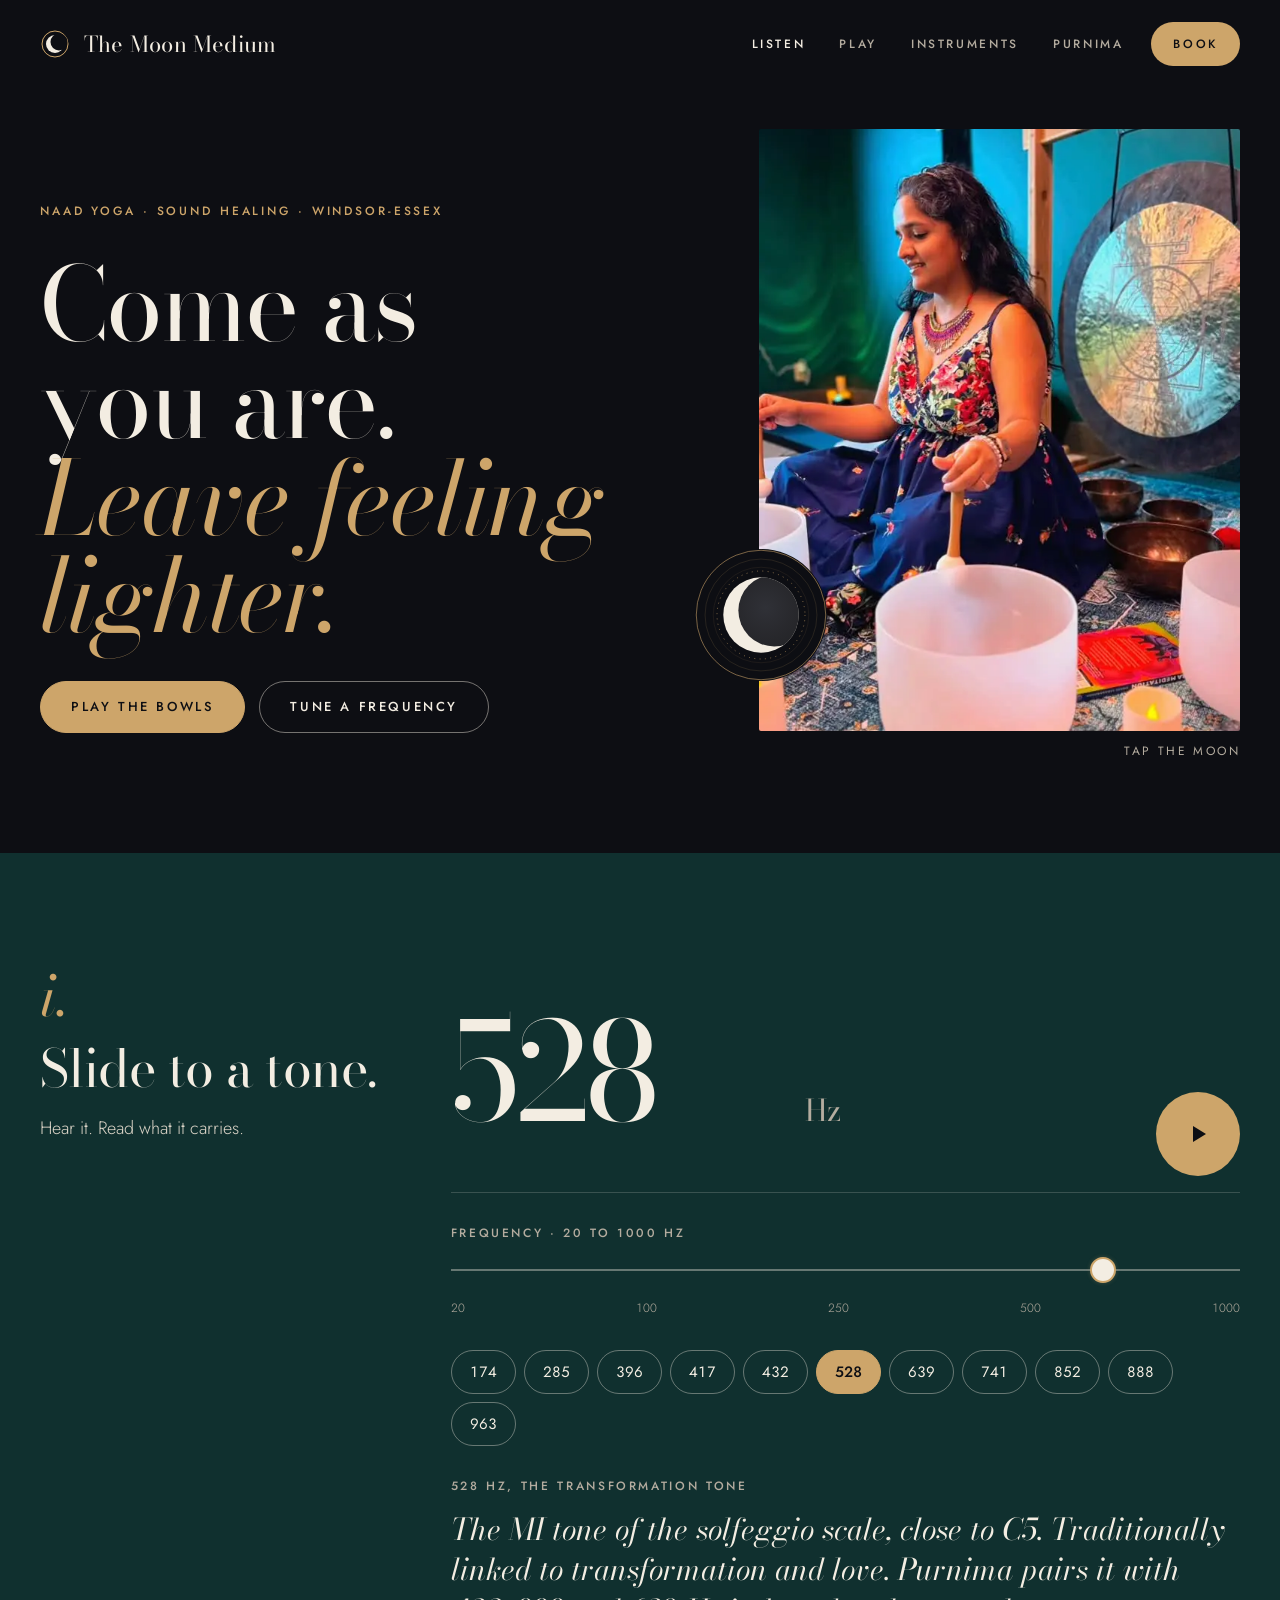
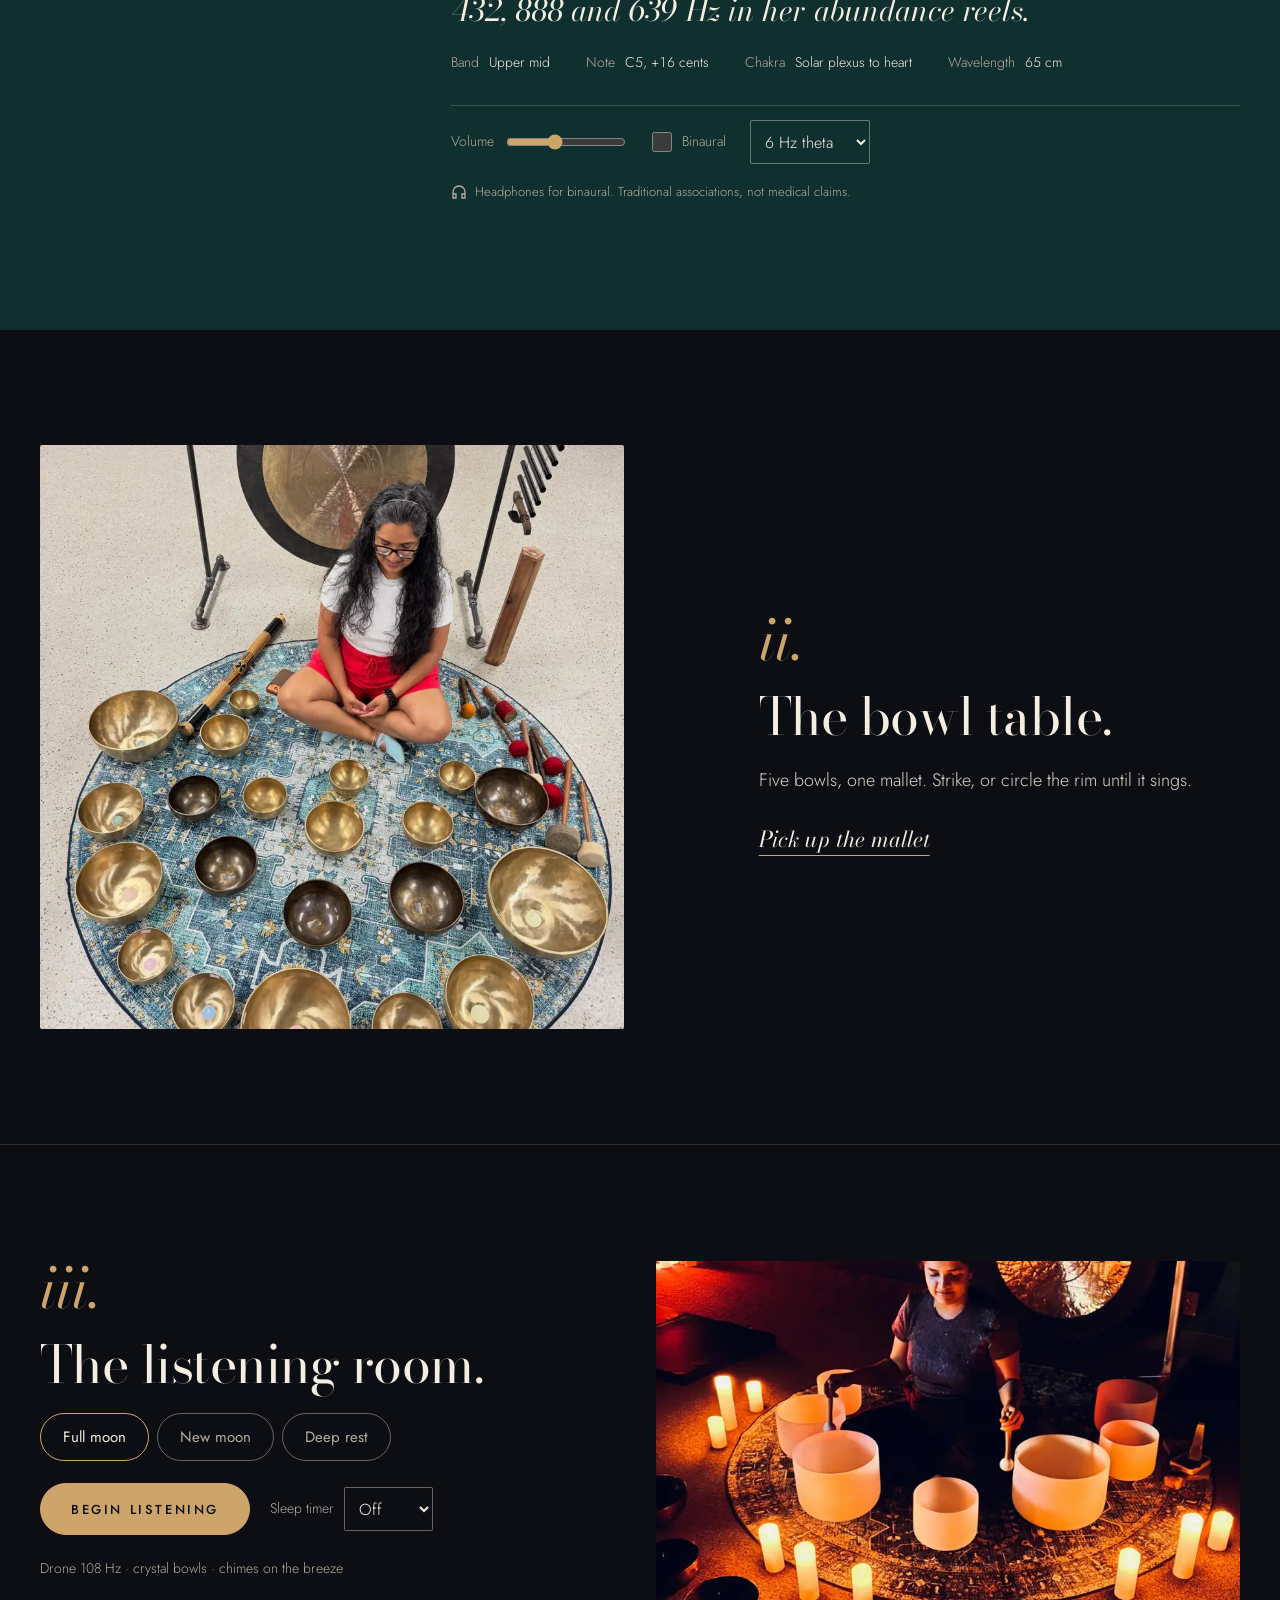
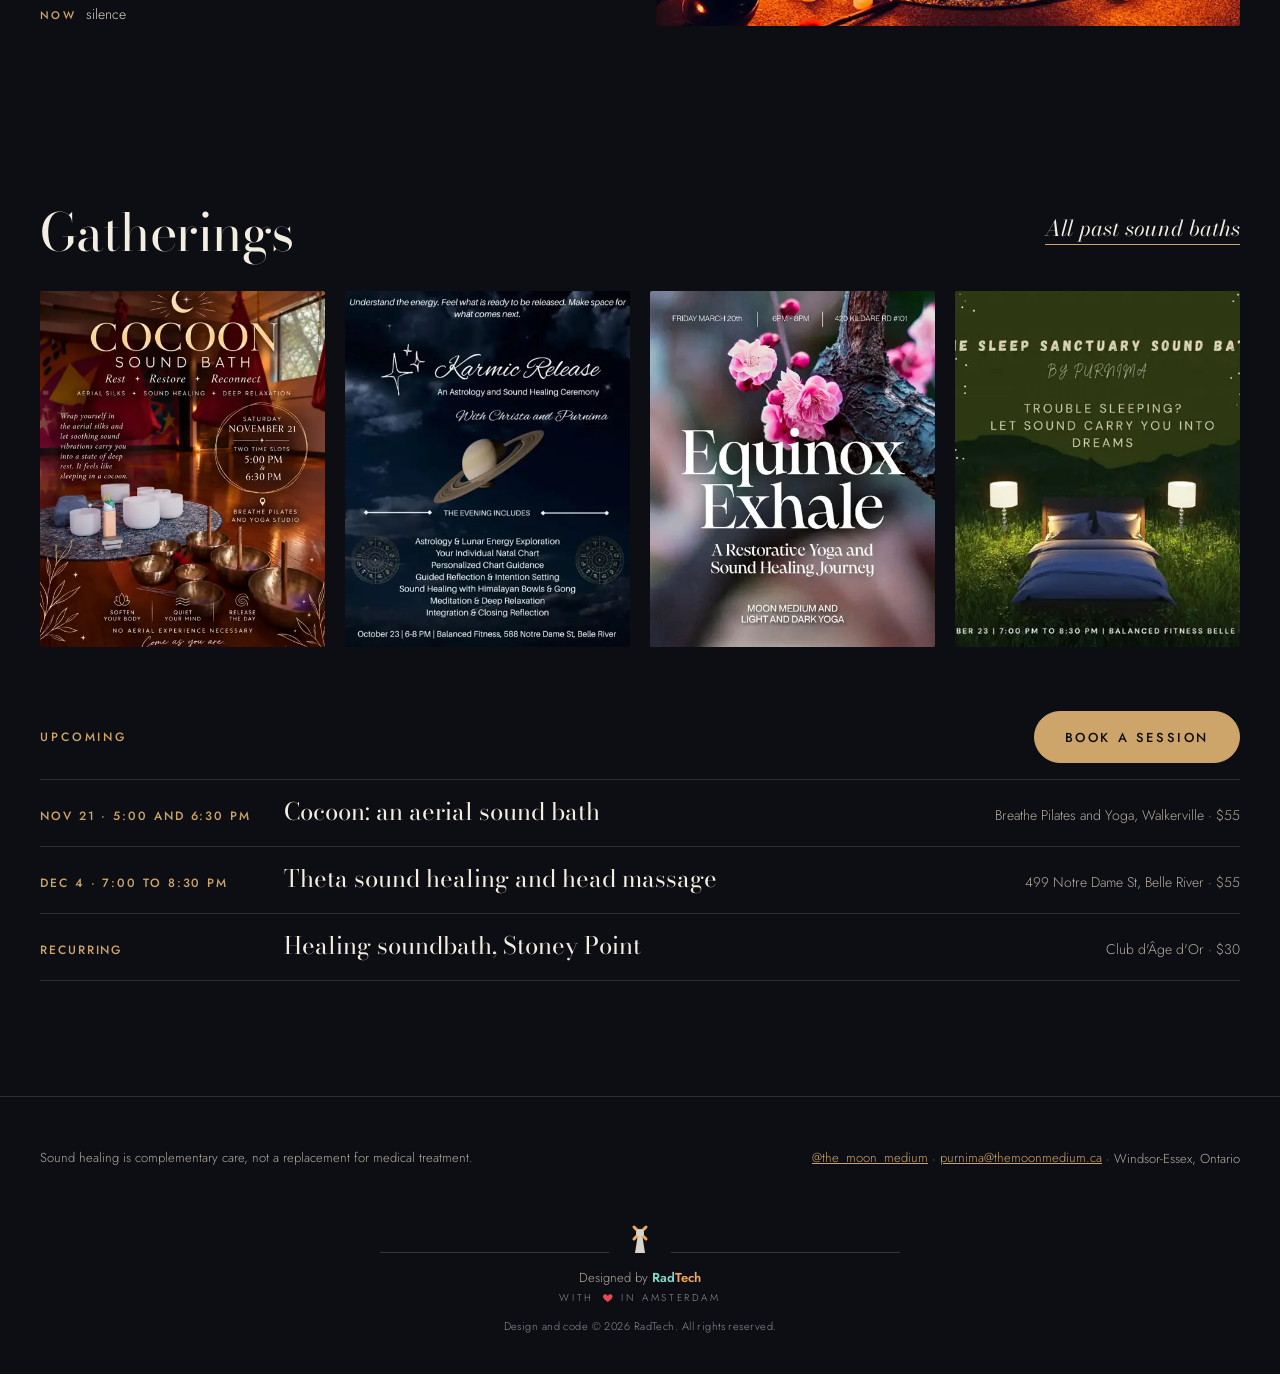
<file: index.html>
<!doctype html><html lang="en"><head>
<meta charset="utf-8"><meta name="viewport" content="width=device-width, initial-scale=1">
<title>Listen · The Moon Medium</title>
<meta name="description" content="Purnima, Naad Yogini and sound healer in Windsor-Essex, Ontario. Tune a healing frequency, open the Listening Room, or join an upcoming sound bath.">
<meta name="theme-color" content="#0D0E13">
<link rel="icon" href="assets/img/moon.svg" type="image/svg+xml">
<script>document.documentElement.classList.add('js')</script>
<link rel="preconnect" href="https://fonts.googleapis.com"><link rel="preconnect" href="https://fonts.gstatic.com" crossorigin>
<link rel="stylesheet" href="https://fonts.googleapis.com/css2?family=Bodoni+Moda:ital,opsz,wght@0,6..96,400;0,6..96,500;1,6..96,400&amp;family=Jost:wght@300;400;500&amp;display=swap">
<link rel="stylesheet" href="assets/css/base.css"><link rel="stylesheet" href="assets/css/radtech-credit.css"><link rel="stylesheet" href="assets/css/home.css">
</head><body>
<a class="skip" href="#main">Skip to content</a>
<header class="site-header"><div class="wrap">
<a class="brand" href="index.html" aria-label="The Moon Medium, home"><svg width="30" height="30" viewBox="0 0 30 30" aria-hidden="true"><circle cx="15" cy="15" r="13" fill="none" stroke="#CDA56A" stroke-width="1"/><circle cx="15" cy="15" r="9" fill="#F3EDE2"/><circle cx="19" cy="13" r="8.5" fill="#0D0E13"/></svg><span>The Moon Medium</span><i class="sound-dot" aria-hidden="true"></i></a>
<nav class="nav" aria-label="Main"><a href="index.html">Listen</a><a href="play.html">Play</a><a href="instruments.html">Instruments</a><a href="purnima.html">Purnima</a><a class="cta" href="lessons.html">Book</a></nav>
</div></header>
<main id="main">

<section class="wrap grid12 hero">
  <div class="hero-copy">
    <p class="eyebrow">Naad Yoga · Sound healing · Windsor-Essex</p>
    <h1>Come as<br>you are.<br><em>Leave feeling<br>lighter.</em></h1>
    <div class="btns">
      <a class="btn btn-primary" href="play.html">Play the bowls</a>
      <a class="btn" href="#fader">Tune a frequency</a>
    </div>
  </div>
  <div class="hero-media">
    <img class="photo hero-photo" src="assets/img/ig/portrait/098.webp" srcset="assets/img/ig/portrait/098-s.webp 451w, assets/img/ig/portrait/098.webp 640w" sizes="(max-width: 859px) 100vw, 40vw" width="640" height="1136" alt="Purnima playing crystal singing bowls in front of a gong" loading="eager" fetchpriority="high" decoding="async">
    <button class="moon" id="moon" type="button" aria-label="Strike a bowl at 528 Hz">
      <svg viewBox="0 0 420 420" aria-hidden="true">
        <defs>
          <clipPath id="moon-clip"><circle cx="210" cy="210" r="120"/></clipPath>
          <radialGradient id="earthshine" cx="38%" cy="46%" r="62%"><stop offset="0" stop-color="#1A1C24"/><stop offset=".6" stop-color="#121319"/><stop offset="1" stop-color="#0D0E13"/></radialGradient>
        </defs>
        <circle class="ring" cx="210" cy="210" r="206" fill="none" stroke="#CDA56A" stroke-opacity=".6" stroke-width="3"/>
        <circle class="ring" cx="210" cy="210" r="178" fill="none" stroke="#CDA56A" stroke-opacity=".22" stroke-width="2"/>
        <circle class="ring" cx="210" cy="210" r="152" fill="none" stroke="#CDA56A" stroke-opacity=".14" stroke-width="2"/>
        <g class="ripples" fill="none" stroke="#CDA56A">
          <circle cx="210" cy="210" r="122" opacity="0"/><circle cx="210" cy="210" r="122" opacity="0"/><circle cx="210" cy="210" r="122" opacity="0"/>
        </g>
        <circle class="glow" cx="210" cy="210" r="132" fill="#CDA56A" opacity="0"/>
        <circle class="disc" cx="210" cy="210" r="120" fill="#F3EDE2"/>
        <circle class="shade" cx="252" cy="196" r="114" fill="url(#earthshine)" clip-path="url(#moon-clip)" opacity=".9"/>
        <circle class="dash" cx="210" cy="210" r="140" fill="none" stroke="#CDA56A" stroke-width="2" stroke-dasharray="3 14"/>
      </svg>
    </button>
    <p class="tap" aria-hidden="true">Tap the moon</p>
  </div>
</section>

<section class="band-teal" id="fader">
  <div class="wrap grid12 section fader">
    <div class="fader-intro stack">
      <p class="numeral" aria-hidden="true">i.</p>
      <h2>Slide to a tone.</h2>
      <p class="lede">Hear it. Read what it carries.</p>
    </div>
    <div class="fader-main">
      <div class="fader-head">
        <p class="big"><label class="sr-only" for="hz-num">Frequency in hertz</label><input id="hz-num" type="number" min="20" max="1000" step="1" value="528" inputmode="numeric"><span>Hz</span></p>
        <button class="play" id="play" type="button" aria-pressed="false" aria-label="Play tone">
          <svg class="i-play" width="24" height="24" viewBox="0 0 24 24" aria-hidden="true"><path d="M7 4 L20 12 L7 20 Z" fill="currentColor"/></svg>
          <svg class="i-stop" width="20" height="20" viewBox="0 0 20 20" aria-hidden="true"><rect x="4" y="4" width="12" height="12" rx="1" fill="currentColor"/></svg>
        </button>
      </div>

      <div class="slider">
        <label for="hz" class="label">Frequency · 20 to 1000 Hz</label>
        <input id="hz" type="range" min="0" max="1000" step="1" value="837" aria-valuetext="528 Hz">
        <div class="ticks" aria-hidden="true"><span>20</span><span>100</span><span>250</span><span>500</span><span>1000</span></div>
      </div>

      <div class="presets" role="group" aria-label="Solfeggio presets">
        <button class="pill" type="button" data-hz="174">174</button><button class="pill" type="button" data-hz="285">285</button><button class="pill" type="button" data-hz="396">396</button><button class="pill" type="button" data-hz="417">417</button><button class="pill" type="button" data-hz="432">432</button><button class="pill" type="button" data-hz="528">528</button><button class="pill" type="button" data-hz="639">639</button><button class="pill" type="button" data-hz="741">741</button><button class="pill" type="button" data-hz="852">852</button><button class="pill" type="button" data-hz="888">888</button><button class="pill" type="button" data-hz="963">963</button>
      </div>

      <div class="readout" id="readout">
        <h3 id="r-title" class="label">528 Hz, the transformation tone</h3>
        <p id="r-text" class="r-text"></p>
        <dl class="facts">
          <div><dt>Band</dt><dd id="f-band"></dd></div>
          <div><dt>Note</dt><dd id="f-note"></dd></div>
          <div><dt>Chakra</dt><dd id="f-chakra"></dd></div>
          <div><dt>Wavelength</dt><dd id="f-wave"></dd></div>
        </dl>
        <p class="sr-only" id="r-live" aria-live="polite" aria-atomic="true"></p>
      </div>

      <div class="controls">
        <label class="ctl">Volume <input id="vol" type="range" min="0" max="100" value="40"></label>
        <label class="ctl check"><input id="bin" type="checkbox"> Binaural</label>
        <label class="ctl"><span class="sr-only">Binaural beat</span>
          <select id="beat" class="input sel"><option value="2">2 Hz delta</option><option value="6" selected>6 Hz theta</option><option value="10">10 Hz alpha</option></select>
        </label>
        <p class="ctl note"><svg width="16" height="16" viewBox="0 0 16 16" aria-hidden="true"><path d="M2 10V8a6 6 0 0 1 12 0v2M2 10h3v4H2zM11 10h3v4h-3z" fill="none" stroke="currentColor" stroke-width="1.3"/></svg>Headphones for binaural. Traditional associations, not medical claims.</p>
      </div>
    </div>
  </div>
</section>

<section class="wrap grid12 section table">
  <figure class="frame reveal table-photo">
    <img class="photo" src="assets/img/ig/portrait/046.webp" srcset="assets/img/ig/portrait/046-s.webp 480w, assets/img/ig/portrait/046.webp 900w" sizes="(max-width: 859px) 100vw, 50vw" width="900" height="1200" alt="Purnima seated in a circle of Himalayan singing bowls" loading="lazy" decoding="async">
  </figure>
  <div class="table-copy stack">
    <p class="numeral" aria-hidden="true">ii.</p>
    <h2>The bowl table.</h2>
    <p class="lede">Five bowls, one mallet. Strike, or circle the rim until it sings.</p>
    <a class="tlink" href="play.html">Pick up the mallet</a>
  </div>
</section>

<section class="rule-top" id="room">
  <div class="wrap grid12 section room">
    <div class="room-copy stack">
      <p class="numeral" aria-hidden="true">iii.</p>
      <h2>The listening room.</h2>
      <div class="moods" role="group" aria-label="Mood">
        <button type="button" class="mood" data-mood="full" aria-pressed="true">Full moon</button>
        <button type="button" class="mood" data-mood="new" aria-pressed="false">New moon</button>
        <button type="button" class="mood" data-mood="rest" aria-pressed="false">Deep rest</button>
      </div>
      <div class="room-row">
        <button class="btn btn-primary" id="begin" type="button">Begin listening</button>
        <label class="ctl">Sleep timer
          <select id="timer" class="input sel"><option value="0">Off</option><option value="10">10 min</option><option value="20">20 min</option><option value="45">45 min</option></select>
        </label>
        <span class="countdown" id="countdown"></span>
      </div>
      <p class="room-meta" id="mood-line">Drone 108 Hz · crystal bowls · chimes on the breeze</p>
      <p class="room-meta now" id="now"><span>Now</span> <span id="now-text">silence</span></p>
    </div>
    <figure class="frame reveal room-photo">
      <img class="photo" src="assets/img/ig/space/080.webp" srcset="assets/img/ig/space/080-s.webp 450w, assets/img/ig/space/080.webp 787w" sizes="(max-width: 859px) 100vw, 50vw" width="787" height="1400" alt="Candlelit crystal bowls before a gong" loading="lazy" decoding="async">
    </figure>
  </div>
</section>

<section class="wrap section gatherings" aria-labelledby="g-title">
  <div class="g-head">
    <h2 id="g-title">Gatherings</h2>
    <a class="tlink" href="purnima.html#gatherings">All past sound baths</a>
  </div>
  <ul class="posters">
    <li class="reveal"><a class="frame" href="purnima.html#gatherings"><img class="photo" src="assets/img/ig/poster/002.webp" srcset="assets/img/ig/poster/002-s.webp 480w, assets/img/ig/poster/002.webp 900w" sizes="(max-width: 859px) 50vw, 25vw" width="900" height="1200" alt="Cocoon, an aerial sound bath, poster" loading="lazy" decoding="async"></a></li>
    <li class="reveal"><a class="frame" href="purnima.html#gatherings"><img class="photo" src="assets/img/ig/poster/012.webp" srcset="assets/img/ig/poster/012-s.webp 480w, assets/img/ig/poster/012.webp 900w" sizes="(max-width: 859px) 50vw, 25vw" width="900" height="1095" alt="Karmic Release, astrology and sound healing, poster" loading="lazy" decoding="async"></a></li>
    <li class="reveal"><a class="frame" href="purnima.html#gatherings"><img class="photo" src="assets/img/ig/poster/067.webp" srcset="assets/img/ig/poster/067-s.webp 480w, assets/img/ig/poster/067.webp 900w" sizes="(max-width: 859px) 50vw, 25vw" width="900" height="1125" alt="Equinox Exhale, restorative yoga and sound healing, poster" loading="lazy" decoding="async"></a></li>
    <li class="reveal"><a class="frame" href="purnima.html#gatherings"><img class="photo" src="assets/img/ig/poster/103.webp" srcset="assets/img/ig/poster/103-s.webp 480w, assets/img/ig/poster/103.webp 900w" sizes="(max-width: 859px) 50vw, 25vw" width="900" height="900" alt="The Sleep Sanctuary sound bath poster" loading="lazy" decoding="async"></a></li>
  </ul>

  <div class="upcoming">
    <div class="g-head">
      <p class="eyebrow">Upcoming</p>
      <a class="btn btn-primary" href="lessons.html">Book a session</a>
    </div>
    <ul class="ev-list">
      <li><span class="ev-date">Nov 21 · 5:00 and 6:30 PM</span><span class="ev-name">Cocoon: an aerial sound bath</span><span class="ev-where">Breathe Pilates and Yoga, Walkerville · $55</span></li>
      <li><span class="ev-date">Dec 4 · 7:00 to 8:30 PM</span><span class="ev-name">Theta sound healing and head massage</span><span class="ev-where">499 Notre Dame St, Belle River · $55</span></li>
      <li><span class="ev-date">Recurring</span><span class="ev-name">Healing soundbath, Stoney Point</span><span class="ev-where">Club d'Âge d'Or · $30</span></li>
    </ul>
  </div>
</section>

</main>
<footer class="site-footer"><div class="wrap"><p>Sound healing is complementary care, not a replacement for medical treatment.</p><p><a href="https://www.instagram.com/the_moon_medium/">@the_moon_medium</a> · <a href="mailto:purnima@themoonmedium.ca">purnima@themoonmedium.ca</a> · Windsor-Essex, Ontario</p><div class="rt-credit"><a class="rt-link" href="https://radtech.nl" rel="noopener"><span class="rt-horizon" aria-hidden="true"><span class="rt-rule"></span><svg class="rt-mill" viewBox="0 0 30 40" width="30" height="40" focusable="false"><path class="rt-tower" d="M12.5 20h5l2.5 16h-10z"/><g class="rt-blades"><rect x="13.5" y="6" width="3" height="20" rx="1.5" transform="rotate(45 15 16)"/><rect x="13.5" y="6" width="3" height="20" rx="1.5" transform="rotate(135 15 16)"/></g><circle class="rt-tower" cx="15" cy="16" r="4"/></svg><span class="rt-rule"></span></span><span class="rt-lines"><span class="rt-line1">Designed by <b class="rt-word"><span class="rt-rad">Rad</span><span class="rt-tech">Tech</span></b></span> <span class="rt-line2">with <svg class="rt-heart" viewBox="0 0 24 24" aria-hidden="true" focusable="false"><path d="M12 21s-7.5-4.6-9.6-9.3C.9 8.3 3 4.5 6.7 4.5c2.2 0 3.6 1.2 5.3 3.2 1.7-2 3.1-3.2 5.3-3.2 3.7 0 5.8 3.8 4.3 7.2C19.5 16.4 12 21 12 21Z"/></svg><span class="rt-sr">love</span> in Amsterdam</span></span></a><p class="rt-legal">Design and code © 2026 RadTech. All rights reserved.</p></div></div></footer>
<script src="assets/js/audio.js" defer></script><script src="assets/js/site.js" defer></script><script src="assets/js/home.js" defer></script>
</body></html>
</file>
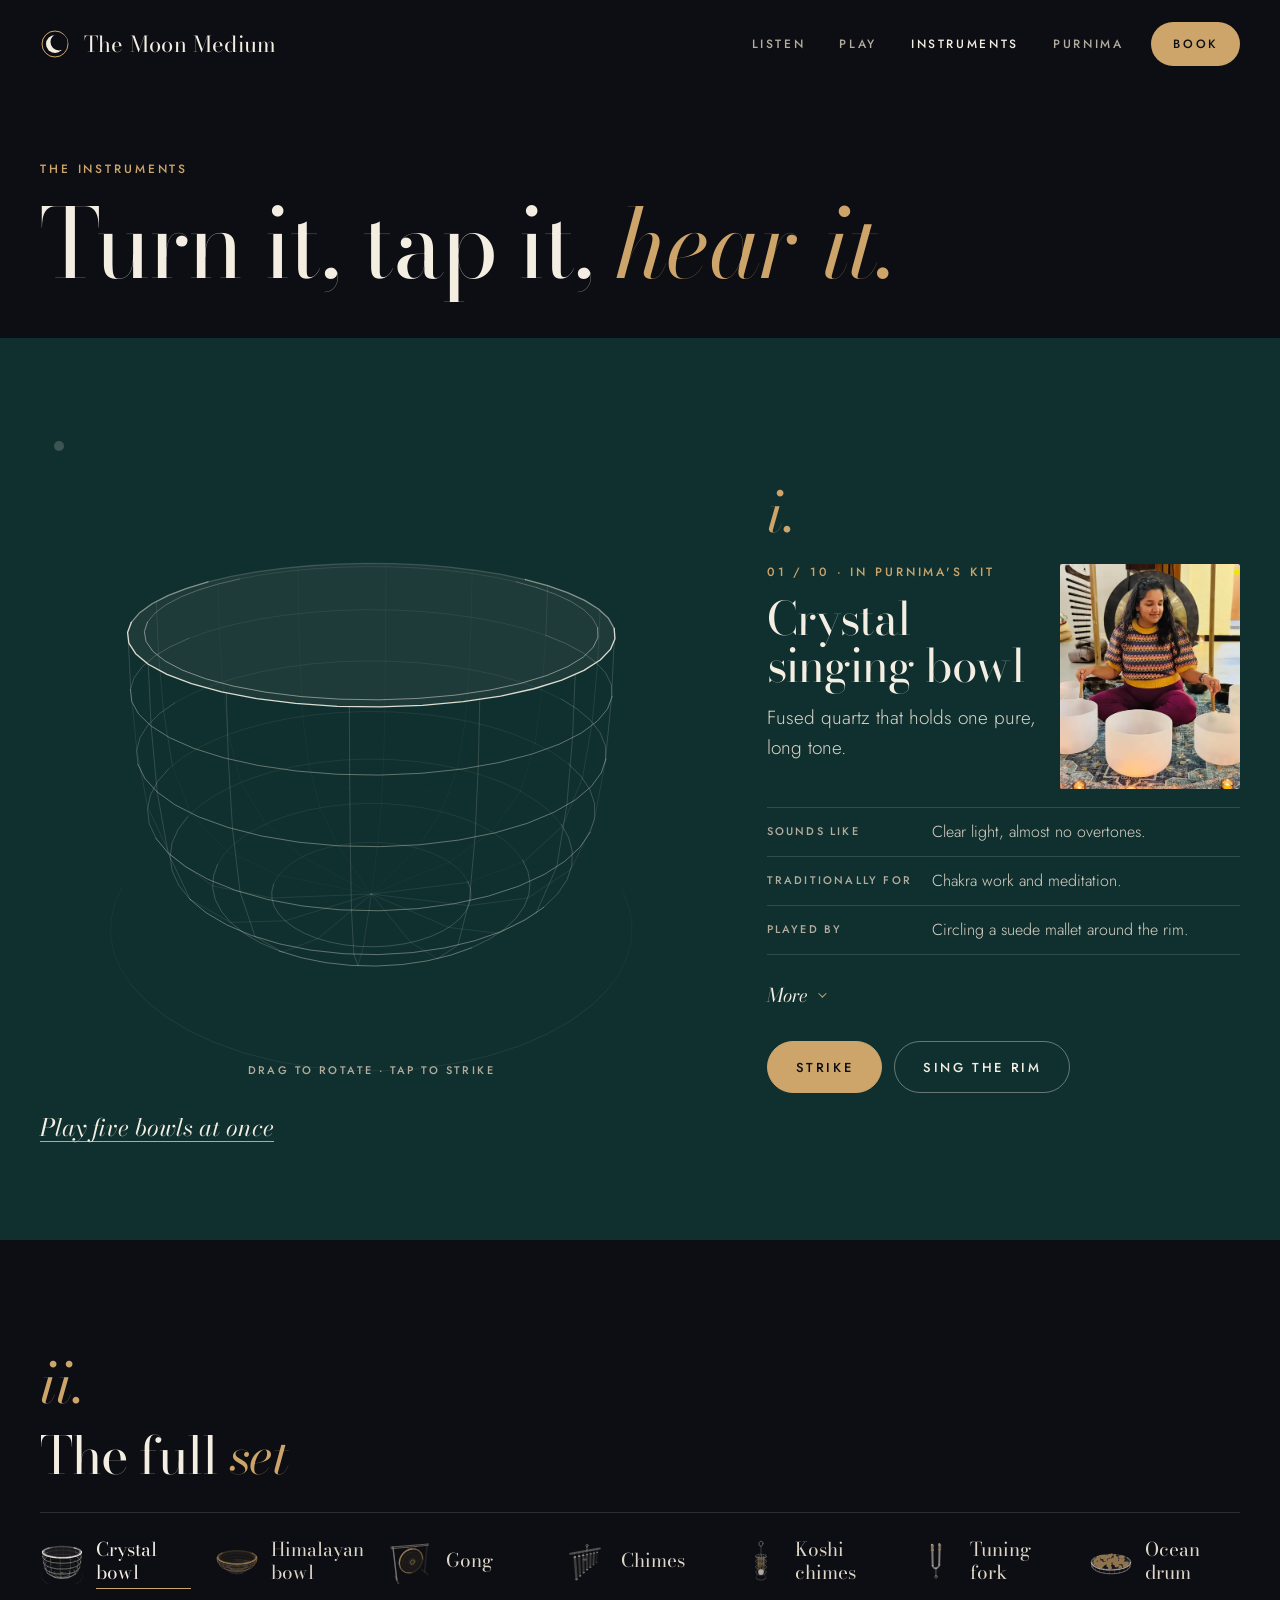
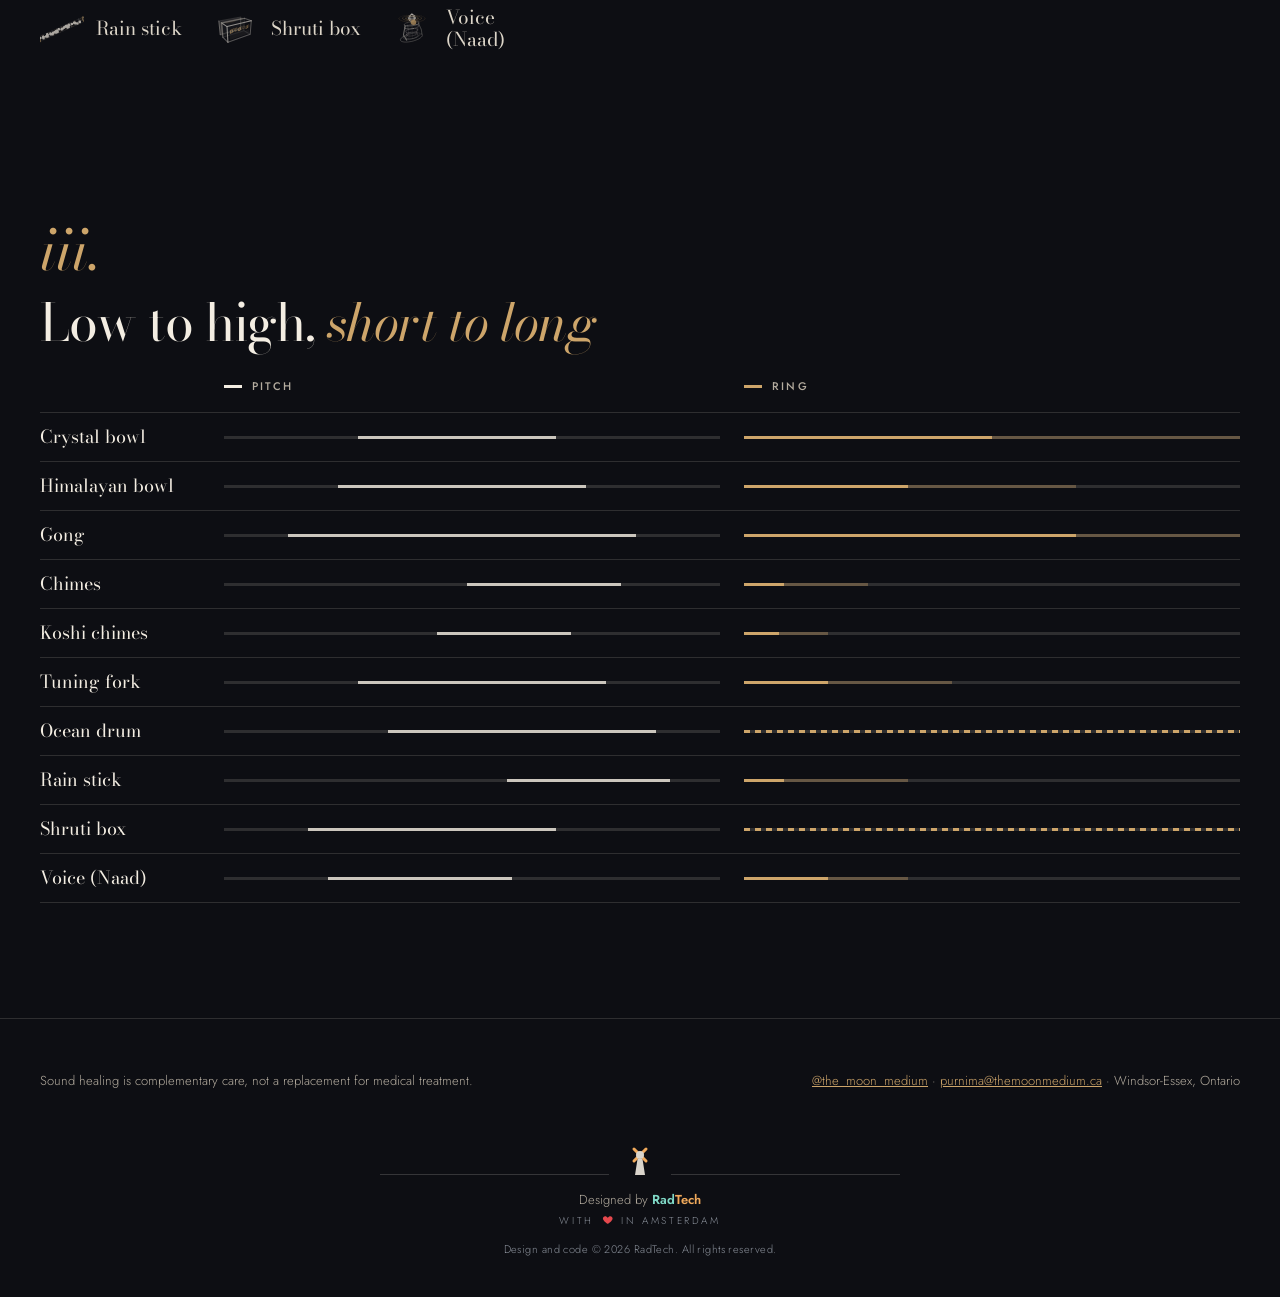
<file: instruments.html>
<!doctype html><html lang="en"><head>
<meta charset="utf-8"><meta name="viewport" content="width=device-width, initial-scale=1">
<title>Instruments · The Moon Medium</title>
<meta name="description" content="Turn, tap and hear the instruments of a sound bath: crystal and Himalayan singing bowls, gong, chimes, koshi, tuning fork, ocean drum, rain stick, shruti box and voice.">
<meta name="theme-color" content="#0D0E13">
<link rel="icon" href="assets/img/moon.svg" type="image/svg+xml">
<script>document.documentElement.classList.add('js')</script>
<link rel="preconnect" href="https://fonts.googleapis.com"><link rel="preconnect" href="https://fonts.gstatic.com" crossorigin>
<link rel="stylesheet" href="https://fonts.googleapis.com/css2?family=Bodoni+Moda:ital,opsz,wght@0,6..96,400;0,6..96,500;1,6..96,400&amp;family=Jost:wght@300;400;500&amp;display=swap">
<link rel="stylesheet" href="assets/css/base.css"><link rel="stylesheet" href="assets/css/radtech-credit.css"><link rel="stylesheet" href="assets/css/instruments.css">
</head><body>
<a class="skip" href="#main">Skip to content</a>
<header class="site-header"><div class="wrap">
<a class="brand" href="index.html" aria-label="The Moon Medium, home"><svg width="30" height="30" viewBox="0 0 30 30" aria-hidden="true"><circle cx="15" cy="15" r="13" fill="none" stroke="#CDA56A" stroke-width="1"/><circle cx="15" cy="15" r="9" fill="#F3EDE2"/><circle cx="19" cy="13" r="8.5" fill="#0D0E13"/></svg><span>The Moon Medium</span><i class="sound-dot" aria-hidden="true"></i></a>
<nav class="nav" aria-label="Main"><a href="index.html">Listen</a><a href="play.html">Play</a><a href="instruments.html">Instruments</a><a href="purnima.html">Purnima</a><a class="cta" href="lessons.html">Book</a></nav>
</div></header>
<main id="main" class="inst-page">

<section class="wrap inst-hero">
<p class="i-label">The instruments</p>
<h1>Turn it, tap it, <em>hear it.</em></h1>
</section>

<section class="band" aria-label="Featured instrument">
<div class="wrap feature">
<div class="stage-col">
<div class="stage" id="stage" tabindex="0" role="button" aria-label="Crystal singing bowl, 3D model. Drag or use the arrow keys to rotate. Press Enter to strike.">
<canvas id="cv" aria-hidden="true"></canvas>
<i class="stage-moon" aria-hidden="true"></i>
<p class="stage-hint" aria-hidden="true">Drag to rotate · tap to strike</p>
</div>
<a class="i-link" href="play.html">Play five bowls at once</a>
</div>

<div class="panel">
<p class="i-num" aria-hidden="true">i.</p>
<p class="sr-only" id="inst-status" role="status"></p>

<article class="inst on" id="crystal" data-id="crystal" data-model="crystal" data-kind="crystal" data-freq="261.63" data-decay="10" data-sing>
<div class="inst-top"><div>
<p class="inst-num">01 / 10 · In Purnima's kit</p>
<h2>Crystal singing bowl</h2>
<p class="inst-intro">Fused quartz that holds one pure, long tone.</p>
</div>
<img class="inst-ph" src="assets/img/ig/portrait/091-s.webp" srcset="assets/img/ig/portrait/091-s.webp 450w, assets/img/ig/portrait/091.webp 788w" sizes="(min-width: 880px) 180px, 120px" width="180" height="225" loading="lazy" decoding="async" alt="Purnima playing crystal bowls under a gong frame, candles lit">
</div>
<dl class="inst-dl">
<dt>Sounds like</dt><dd>Clear light, almost no overtones.</dd>
<dt>Traditionally for</dt><dd>Chakra work and meditation.</dd>
<dt>Played by</dt><dd>Circling a suede mallet around the rim.</dd>
</dl>
<details class="more"><summary>More</summary>
<p>Quartz fused at high heat and spun in a mould; size and wall thickness set the note. Purnima uses crystal bowls in her sound baths.</p>
</details>
</article>

<article class="inst" id="himalayan" data-id="himalayan" data-model="himalayan" data-kind="himalayan" data-freq="196" data-decay="10" data-sing>
<div class="inst-top"><div>
<p class="inst-num">02 / 10 · In Purnima's kit</p>
<h2>Himalayan singing bowl</h2>
<p class="inst-intro">A metal standing bell, warm and full of overtones.</p>
</div>
<img class="inst-ph" src="assets/img/ig/space/105-s.webp" srcset="assets/img/ig/space/105-s.webp 450w, assets/img/ig/space/105.webp 720w" sizes="(min-width: 880px) 180px, 120px" width="180" height="225" loading="lazy" decoding="async" alt="Himalayan bowls from above on a rug, scattered with flowers">
</div>
<dl class="inst-dl">
<dt>Sounds like</dt><dd>Layered tones that shimmer and beat.</dd>
<dt>Traditionally for</dt><dd>Marking the start and end of meditation.</dd>
<dt>Played by</dt><dd>A padded strike, or rubbing the rim.</dd>
</dl>
<details class="more"><summary>More</summary>
<p>Usually copper and tin bronze, hand hammered or cast in Nepal and northern India. In sound baths they are played around the body, sometimes placed on it.</p>
</details>
</article>

<article class="inst" id="gong" data-id="gong" data-model="gong" data-kind="gong" data-freq="70" data-decay="14">
<div class="inst-top"><div>
<p class="inst-num">03 / 10 · In Purnima's kit</p>
<h2>Gong</h2>
<p class="inst-intro">A bronze disc that swells from a hum into a wave.</p>
</div>
<img class="inst-ph" src="assets/img/ig/portrait/099-s.webp" srcset="assets/img/ig/portrait/099-s.webp 451w, assets/img/ig/portrait/099.webp 640w" sizes="(min-width: 880px) 180px, 120px" width="180" height="225" loading="lazy" decoding="async" alt="Purnima outdoors before a gong on a wooden frame">
</div>
<dl class="inst-dl">
<dt>Sounds like</dt><dd>Deep, wide, and slow to fade.</dd>
<dt>Traditionally for</dt><dd>Ceremony, temple ritual and deep rest.</dd>
<dt>Played by</dt><dd>Soft felt mallet, built up in layers.</dd>
</dl>
<details class="more"><summary>More</summary>
<p>Hammered or spun from bronze or nickel silver and hung in a frame. Used across East and Southeast Asia for over a thousand years. Struck softly and repeatedly, the sound builds into a slow swell.</p>
</details>
</article>

<article class="inst" id="chimes" data-id="chimes" data-model="chimes" data-kind="chime" data-freq="880" data-decay="3">
<div class="inst-top"><div>
<p class="inst-num">04 / 10 · In Purnima's kit</p>
<h2>Chimes</h2>
<p class="inst-intro">Tuned metal bars hung in a row.</p>
</div>
<img class="inst-ph" src="assets/img/ig/space/061-s.webp" srcset="assets/img/ig/space/061-s.webp 450w, assets/img/ig/space/061.webp 788w" sizes="(min-width: 880px) 180px, 120px" width="180" height="225" loading="lazy" decoding="async" alt="Crystal bowls and cushions set before a gong, ready for a sound bath">
</div>
<dl class="inst-dl">
<dt>Sounds like</dt><dd>A bright, scattered cascade.</dd>
<dt>Traditionally for</dt><dd>Marking a shift or a return.</dd>
<dt>Played by</dt><dd>A finger brushed along the row.</dd>
</dl>
<details class="more"><summary>More</summary>
<p>Aluminum or brass bars cut to different lengths, each a different pitch. Bar chimes are also called a Mark tree.</p>
</details>
</article>

<article class="inst" id="koshi" data-id="koshi" data-model="koshi" data-kind="koshi" data-freq="523.25" data-decay="4">
<p class="inst-num">05 / 10 · Also in sound healing</p>
<h2>Koshi chimes</h2>
<p class="inst-intro">Eight tuned rods inside a bamboo tube.</p>
<dl class="inst-dl">
<dt>Sounds like</dt><dd>Soft wind chimes heard from inside.</dd>
<dt>Traditionally for</dt><dd>Calm, elemental moods in meditation.</dd>
<dt>Played by</dt><dd>Turning it gently by its cord.</dd>
</dl>
<details class="more"><summary>More</summary>
<p>Made in France in four tunings named for the elements: Terra, Aqua, Aria and Ignis. Not part of Purnima's listed kit.</p>
</details>
</article>

<article class="inst" id="tuning-fork" data-id="tuning-fork" data-model="fork" data-kind="fork" data-freq="128" data-decay="6">
<p class="inst-num">06 / 10 · Also in sound healing</p>
<h2>Tuning fork</h2>
<p class="inst-intro">Two prongs, one pure tone, felt more than heard.</p>
<dl class="inst-dl">
<dt>Sounds like</dt><dd>A single, steady, quiet note.</dd>
<dt>Traditionally for</dt><dd>Vibration on points of the body.</dd>
<dt>Played by</dt><dd>A tap on a rubber puck or the knee.</dd>
</dl>
<details class="more"><summary>More</summary>
<p>Invented in 1711 by John Shore to tune instruments. Weighted forks carry small weights for a stronger felt vibration. Not part of Purnima's listed kit.</p>
</details>
</article>

<article class="inst" id="ocean-drum" data-id="ocean-drum" data-model="ocean" data-kind="ocean" data-freq="200" data-decay="6">
<p class="inst-num">07 / 10 · Also in sound healing</p>
<h2>Ocean drum</h2>
<p class="inst-intro">A frame drum filled with rolling steel beads.</p>
<dl class="inst-dl">
<dt>Sounds like</dt><dd>Surf rising and falling on a beach.</dd>
<dt>Traditionally for</dt><dd>Guiding slow, wave-like breathing.</dd>
<dt>Played by</dt><dd>Tilting it slowly with both hands.</dd>
</dl>
<details class="more"><summary>More</summary>
<p>A round frame with a head on both sides, often one clear so you can watch the beads. Not part of Purnima's listed kit.</p>
</details>
</article>

<article class="inst" id="rain-stick" data-id="rain-stick" data-model="rain" data-kind="rain" data-freq="2000" data-decay="4">
<p class="inst-num">08 / 10 · Also in sound healing</p>
<h2>Rain stick</h2>
<p class="inst-intro">A hollow tube where seeds fall through pins.</p>
<dl class="inst-dl">
<dt>Sounds like</dt><dd>Steady rain that slowly settles.</dd>
<dt>Traditionally for</dt><dd>Calling the rain, and relaxation today.</dd>
<dt>Played by</dt><dd>Turning it slowly end over end.</dd>
</dl>
<details class="more"><summary>More</summary>
<p>Traditionally a dried cactus stem with its spines pushed inward, filled with pebbles and sealed. Often credited to peoples of Chile and Peru. Not part of Purnima's listed kit.</p>
</details>
</article>

<article class="inst" id="shruti-box" data-id="shruti-box" data-model="shruti" data-kind="shruti" data-freq="130.81" data-decay="5">
<p class="inst-num">09 / 10 · Also in sound healing</p>
<h2>Shruti box</h2>
<p class="inst-intro">A wooden box of reeds and bellows that holds a drone.</p>
<dl class="inst-dl">
<dt>Sounds like</dt><dd>A warm, reedy hum that stays put.</dd>
<dt>Traditionally for</dt><dd>Holding the drone for chant and song.</dd>
<dt>Played by</dt><dd>Pumping the bellows with one hand.</dd>
</dl>
<details class="more"><summary>More</summary>
<p>From India, built like a harmonium without a keyboard. Stops on the front choose the notes, usually the tonic and fifth, Sa and Pa. Not part of Purnima's listed kit.</p>
</details>
</article>

<article class="inst" id="voice" data-id="voice" data-model="voice" data-kind="voice" data-freq="136.1" data-decay="5">
<p class="inst-num">10 / 10 · Also in sound healing</p>
<h2>Voice (Naad)</h2>
<p class="inst-intro">In Naad yoga, the first instrument is your own body.</p>
<dl class="inst-dl">
<dt>Sounds like</dt><dd>A hum you feel in the face and chest.</dd>
<dt>Traditionally for</dt><dd>Mantra, meditation and calming the mind.</dd>
<dt>Played by</dt><dd>Chanting Om, humming, Bhramari breath.</dd>
</dl>
<details class="more"><summary>More</summary>
<p>Bhramari, the humming bee breath, is described in the Hatha Yoga Pradipika: breathe in, then breathe out on a steady hum. Purnima calls herself a Naad Yogini.</p>
</details>
</article>

<div class="btns play">
<button class="btn btn-primary" id="strike" type="button">Strike</button>
<button class="btn" id="sing" type="button" aria-pressed="false">Sing the rim</button>
</div>
</div>
</div>
</section>

<section class="wrap set" aria-labelledby="set-h">
<p class="i-num" aria-hidden="true">ii.</p>
<h2 id="set-h">The full <em>set</em></h2>
<div class="tiles">
<button class="tile" type="button" data-id="crystal" aria-pressed="true"><canvas aria-hidden="true"></canvas><span>Crystal bowl</span></button>
<button class="tile" type="button" data-id="himalayan" aria-pressed="false"><canvas aria-hidden="true"></canvas><span>Himalayan bowl</span></button>
<button class="tile" type="button" data-id="gong" aria-pressed="false"><canvas aria-hidden="true"></canvas><span>Gong</span></button>
<button class="tile" type="button" data-id="chimes" aria-pressed="false"><canvas aria-hidden="true"></canvas><span>Chimes</span></button>
<button class="tile" type="button" data-id="koshi" aria-pressed="false"><canvas aria-hidden="true"></canvas><span>Koshi chimes</span></button>
<button class="tile" type="button" data-id="tuning-fork" aria-pressed="false"><canvas aria-hidden="true"></canvas><span>Tuning fork</span></button>
<button class="tile" type="button" data-id="ocean-drum" aria-pressed="false"><canvas aria-hidden="true"></canvas><span>Ocean drum</span></button>
<button class="tile" type="button" data-id="rain-stick" aria-pressed="false"><canvas aria-hidden="true"></canvas><span>Rain stick</span></button>
<button class="tile" type="button" data-id="shruti-box" aria-pressed="false"><canvas aria-hidden="true"></canvas><span>Shruti box</span></button>
<button class="tile" type="button" data-id="voice" aria-pressed="false"><canvas aria-hidden="true"></canvas><span>Voice (Naad)</span></button>
</div>
</section>

<section class="wrap cmp" aria-labelledby="cmp-h">
<p class="i-num" aria-hidden="true">iii.</p>
<h2 id="cmp-h">Low to high, <em>short to long</em></h2>
<div class="cmp-key" aria-hidden="true"><span></span><span><i class="sw sw-f"></i>Pitch</span><span><i class="sw sw-d"></i>Ring</span></div>
<ul class="cmp-list">
<li><a href="#crystal">Crystal bowl</a><span class="bar f" style="--a:27%;--b:67%"><i></i></span><span class="bar d" style="--a:50%;--b:100%" role="img" aria-label="Pitch about 130 Hz to 2 kHz, rings 30 to 60 seconds"><i></i><i></i></span></li>
<li><a href="#himalayan">Himalayan bowl</a><span class="bar f" style="--a:23%;--b:73%"><i></i></span><span class="bar d" style="--a:33%;--b:67%" role="img" aria-label="Pitch about 100 Hz to 3 kHz, rings 20 to 40 seconds"><i></i><i></i></span></li>
<li><a href="#gong">Gong</a><span class="bar f" style="--a:13%;--b:83%"><i></i></span><span class="bar d" style="--a:67%;--b:100%" role="img" aria-label="Pitch about 50 Hz to 6 kHz, rings 40 to 60 seconds or more"><i></i><i></i></span></li>
<li><a href="#chimes">Chimes</a><span class="bar f" style="--a:49%;--b:80%"><i></i></span><span class="bar d" style="--a:8%;--b:25%" role="img" aria-label="Pitch about 600 Hz to 5 kHz, rings 5 to 15 seconds"><i></i><i></i></span></li>
<li><a href="#koshi">Koshi chimes</a><span class="bar f" style="--a:43%;--b:70%"><i></i></span><span class="bar d" style="--a:7%;--b:17%" role="img" aria-label="Pitch about 400 Hz to 2.5 kHz, rings 4 to 10 seconds"><i></i><i></i></span></li>
<li><a href="#tuning-fork">Tuning fork</a><span class="bar f" style="--a:27%;--b:77%"><i></i></span><span class="bar d" style="--a:17%;--b:42%" role="img" aria-label="Forks from 128 Hz to 4 kHz, rings 10 to 25 seconds"><i></i><i></i></span></li>
<li><a href="#ocean-drum">Ocean drum</a><span class="bar f" style="--a:33%;--b:87%"><i></i></span><span class="bar d held" role="img" aria-label="Pitch about 200 Hz to 8 kHz, sounds while it is played"><i></i></span></li>
<li><a href="#rain-stick">Rain stick</a><span class="bar f" style="--a:57%;--b:90%"><i></i></span><span class="bar d" style="--a:8%;--b:33%" role="img" aria-label="Pitch about 1 kHz to 10 kHz, 5 to 20 seconds per turn"><i></i><i></i></span></li>
<li><a href="#shruti-box">Shruti box</a><span class="bar f" style="--a:17%;--b:67%"><i></i></span><span class="bar d held" role="img" aria-label="Pitch about 65 Hz to 2 kHz, sounds while it is played"><i></i></span></li>
<li><a href="#voice">Voice (Naad)</a><span class="bar f" style="--a:21%;--b:58%"><i></i></span><span class="bar d" style="--a:17%;--b:33%" role="img" aria-label="Pitch about 85 Hz to 1.1 kHz, one breath of 10 to 20 seconds"><i></i><i></i></span></li>
</ul>
</section>

</main>
<footer class="site-footer"><div class="wrap"><p>Sound healing is complementary care, not a replacement for medical treatment.</p><p><a href="https://www.instagram.com/the_moon_medium/">@the_moon_medium</a> · <a href="mailto:purnima@themoonmedium.ca">purnima@themoonmedium.ca</a> · Windsor-Essex, Ontario</p><div class="rt-credit"><a class="rt-link" href="https://radtech.nl" rel="noopener"><span class="rt-horizon" aria-hidden="true"><span class="rt-rule"></span><svg class="rt-mill" viewBox="0 0 30 40" width="30" height="40" focusable="false"><path class="rt-tower" d="M12.5 20h5l2.5 16h-10z"/><g class="rt-blades"><rect x="13.5" y="6" width="3" height="20" rx="1.5" transform="rotate(45 15 16)"/><rect x="13.5" y="6" width="3" height="20" rx="1.5" transform="rotate(135 15 16)"/></g><circle class="rt-tower" cx="15" cy="16" r="4"/></svg><span class="rt-rule"></span></span><span class="rt-lines"><span class="rt-line1">Designed by <b class="rt-word"><span class="rt-rad">Rad</span><span class="rt-tech">Tech</span></b></span> <span class="rt-line2">with <svg class="rt-heart" viewBox="0 0 24 24" aria-hidden="true" focusable="false"><path d="M12 21s-7.5-4.6-9.6-9.3C.9 8.3 3 4.5 6.7 4.5c2.2 0 3.6 1.2 5.3 3.2 1.7-2 3.1-3.2 5.3-3.2 3.7 0 5.8 3.8 4.3 7.2C19.5 16.4 12 21 12 21Z"/></svg><span class="rt-sr">love</span> in Amsterdam</span></span></a><p class="rt-legal">Design and code © 2026 RadTech. All rights reserved.</p></div></div></footer>
<script src="assets/js/audio.js" defer></script><script src="assets/js/site.js" defer></script><script src="assets/js/instruments.js" defer></script>
</body></html>
</file>
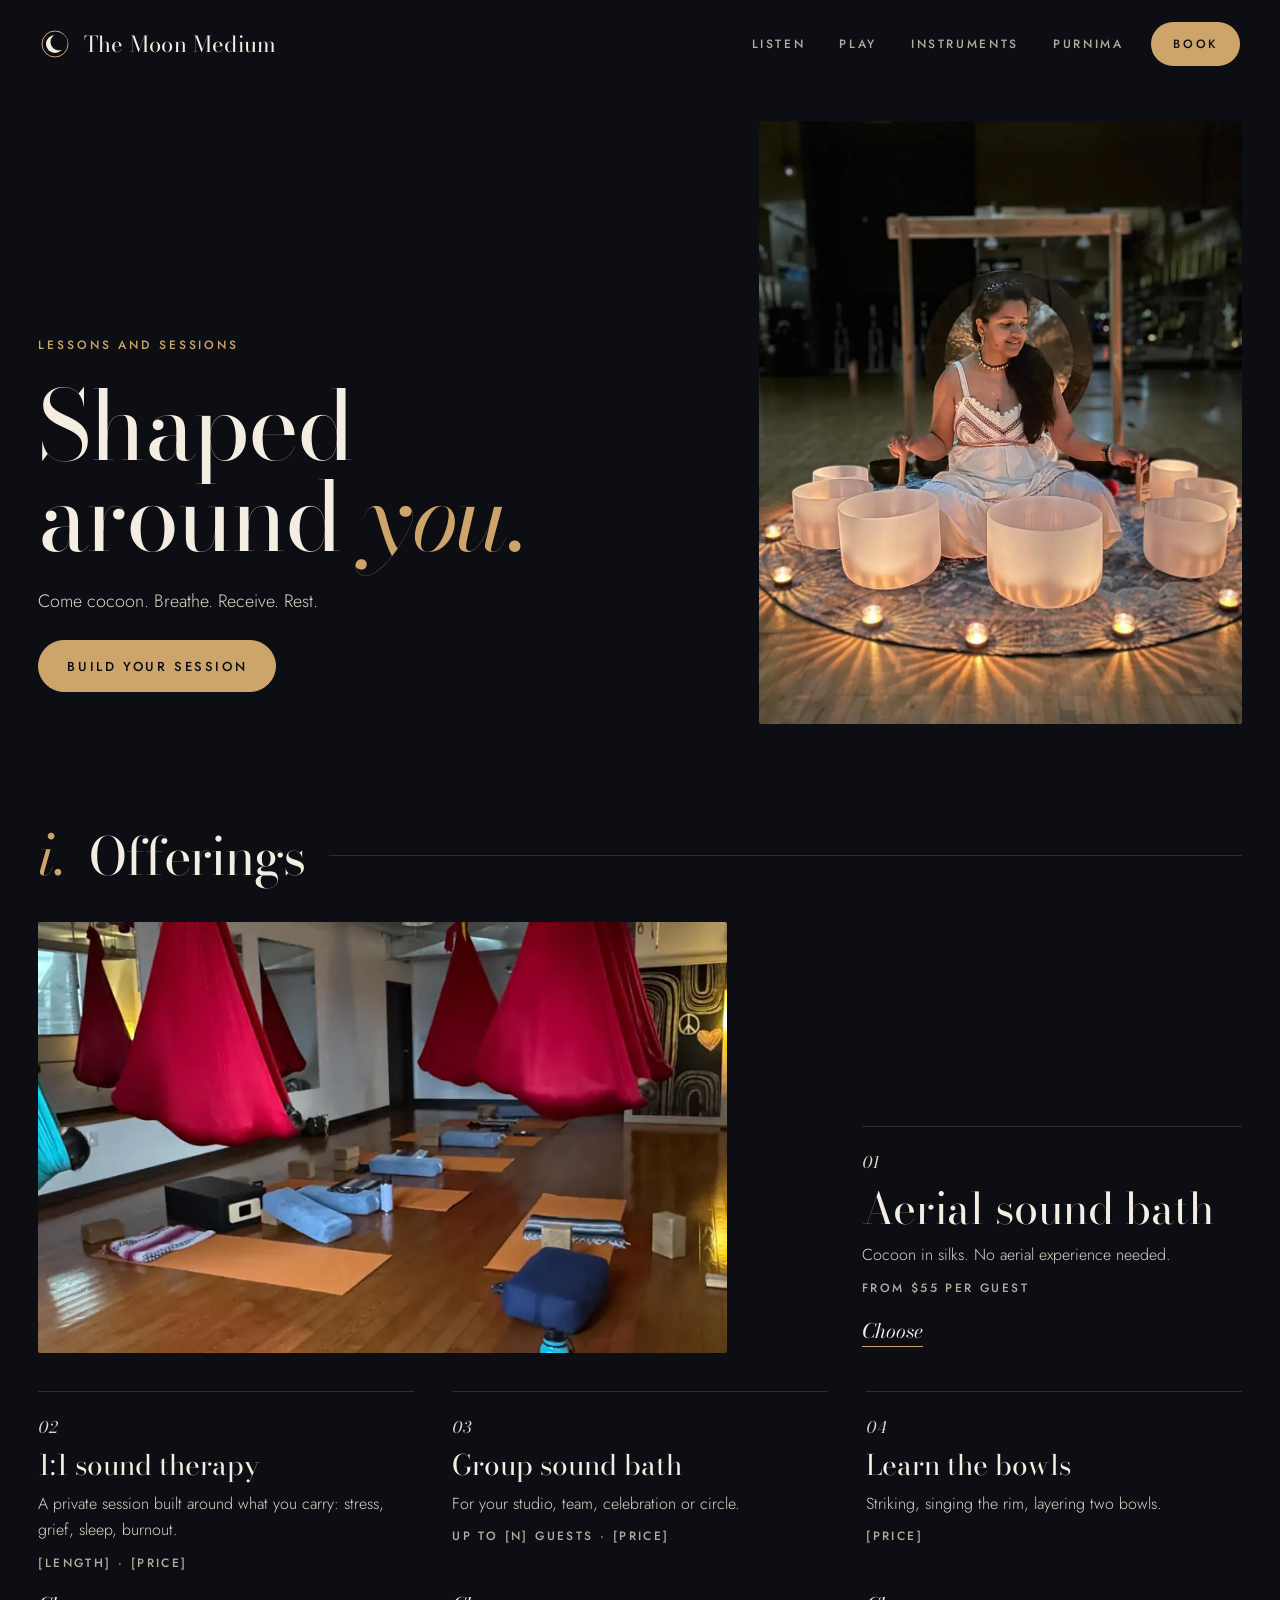
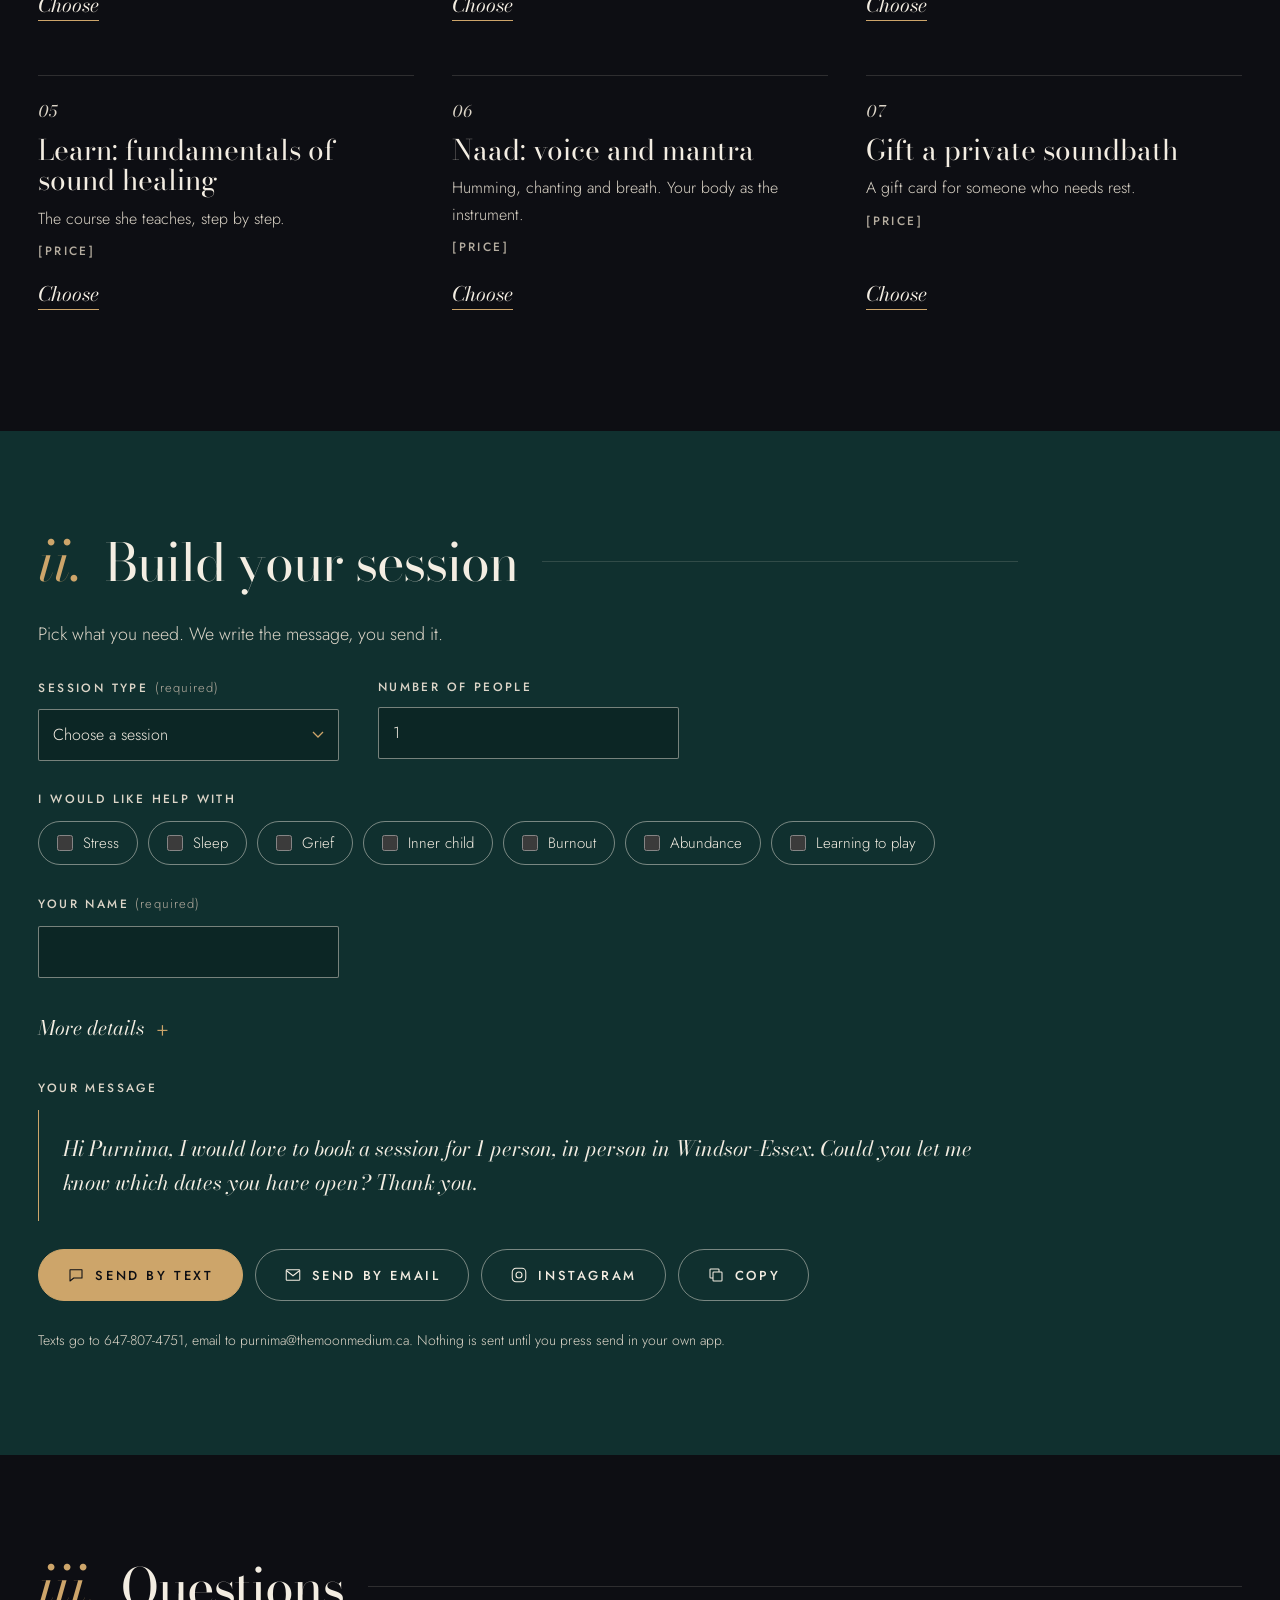
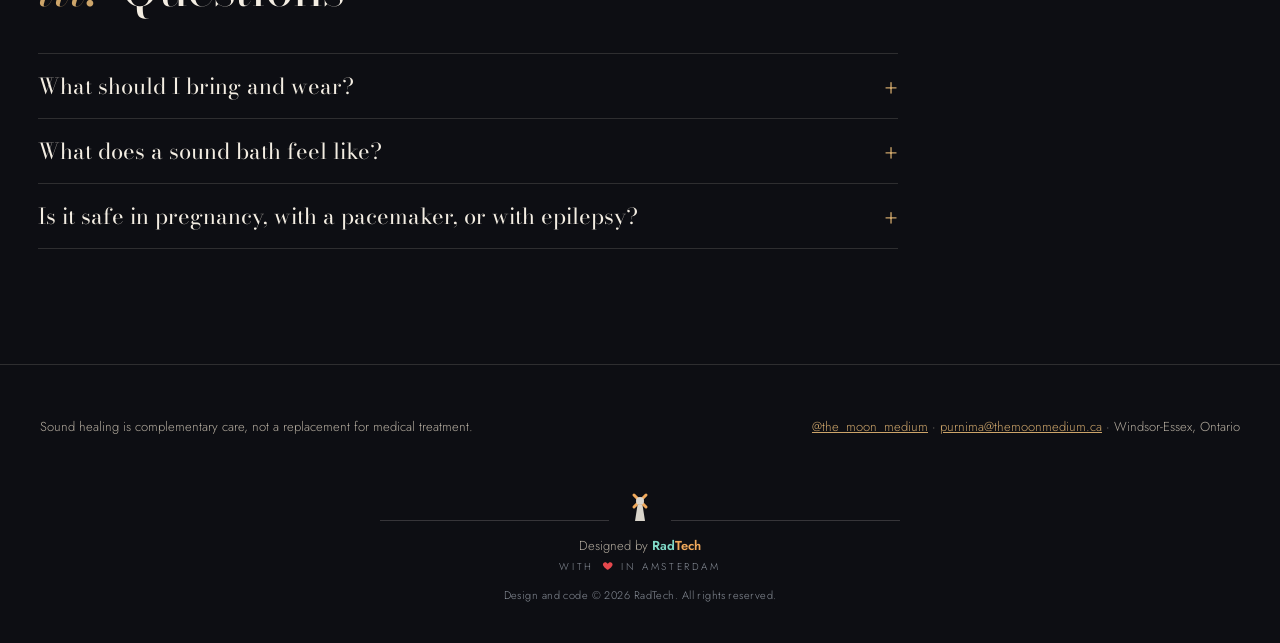
<file: lessons.html>
<!doctype html><html lang="en"><head>
<meta charset="utf-8"><meta name="viewport" content="width=device-width, initial-scale=1">
<title>Lessons and sessions · The Moon Medium</title>
<meta name="description" content="Book 1:1 sound therapy, group and aerial sound baths, singing bowl lessons and Naad voice sessions with Purnima in Windsor-Essex.">
<meta name="theme-color" content="#0D0E13">
<script>document.documentElement.classList.add('js')</script>
<link rel="icon" href="assets/img/moon.svg" type="image/svg+xml">
<link rel="preconnect" href="https://fonts.googleapis.com"><link rel="preconnect" href="https://fonts.gstatic.com" crossorigin>
<link rel="stylesheet" href="https://fonts.googleapis.com/css2?family=Bodoni+Moda:ital,opsz,wght@0,6..96,400;0,6..96,500;1,6..96,400&amp;family=Jost:wght@300;400;500&amp;display=swap">
<link rel="stylesheet" href="assets/css/base.css"><link rel="stylesheet" href="assets/css/radtech-credit.css"><link rel="stylesheet" href="assets/css/lessons.css">
</head><body>
<a class="skip" href="#main">Skip to content</a>
<header class="site-header"><div class="wrap">
<a class="brand" href="index.html" aria-label="The Moon Medium, home"><svg width="30" height="30" viewBox="0 0 30 30" aria-hidden="true"><circle cx="15" cy="15" r="13" fill="none" stroke="#CDA56A" stroke-width="1"/><circle cx="15" cy="15" r="9" fill="#F3EDE2"/><circle cx="19" cy="13" r="8.5" fill="#0D0E13"/></svg><span>The Moon Medium</span><i class="sound-dot" aria-hidden="true"></i></a>
<nav class="nav" aria-label="Main"><a href="index.html">Listen</a><a href="play.html">Play</a><a href="instruments.html">Instruments</a><a href="purnima.html">Purnima</a><a class="cta" href="lessons.html">Book</a></nav>
</div></header>
<main id="main">

<section class="lw l-hero" aria-labelledby="l-title">
  <div class="l-hero-text">
    <p class="l-label">Lessons and sessions</p>
    <h1 id="l-title">Shaped around <em>you.</em></h1>
    <p class="l-body">Come cocoon. Breathe. Receive. Rest.</p>
    <a class="l-pill" href="#build">Build your session</a>
  </div>
  <img class="l-hero-img" src="assets/img/ig/portrait/096.webp" srcset="assets/img/ig/portrait/096-s.webp 450w, assets/img/ig/portrait/096.webp 787w" sizes="(min-width: 900px) 40vw, 100vw" width="787" height="1400" alt="Purnima seated in a full circle of crystal bowls and candles" fetchpriority="high" decoding="async">
</section>

<section class="lw l-sec" aria-labelledby="off-h">
  <div class="l-head"><p class="l-num" aria-hidden="true">i.</p><h2 id="off-h">Offerings</h2></div>

  <article class="l-feature">
    <img src="assets/img/ig/space/087.webp" srcset="assets/img/ig/space/087-s.webp 451w, assets/img/ig/space/087.webp 789w" sizes="(min-width: 900px) 40vw, 100vw" width="789" height="1400" alt="Aerial silks above a circle of bowls" loading="lazy" decoding="async">
    <div class="l-item">
      <p class="l-n" aria-hidden="true">01</p>
      <h3>Aerial sound bath</h3>
      <p>Cocoon in silks. No aerial experience needed.</p>
      <p class="l-price">From $55 per guest</p>
      <a class="l-choose" href="lessons.html?type=aerial#build" data-type="aerial">Choose<span class="sr"> aerial sound bath</span></a>
    </div>
  </article>

  <div class="l-offers">
    <article class="l-item"><p class="l-n" aria-hidden="true">02</p><h3>1:1 sound therapy</h3><p>A private session built around what you carry: stress, grief, sleep, burnout.</p><p class="l-price">[LENGTH] · [PRICE]</p><a class="l-choose" href="lessons.html?type=therapy#build" data-type="therapy">Choose<span class="sr"> 1:1 sound therapy</span></a></article>
    <article class="l-item"><p class="l-n" aria-hidden="true">03</p><h3>Group sound bath</h3><p>For your studio, team, celebration or circle.</p><p class="l-price">Up to [N] guests · [PRICE]</p><a class="l-choose" href="lessons.html?type=group#build" data-type="group">Choose<span class="sr"> group sound bath</span></a></article>
    <article class="l-item"><p class="l-n" aria-hidden="true">04</p><h3>Learn the bowls</h3><p>Striking, singing the rim, layering two bowls.</p><p class="l-price">[PRICE]</p><a class="l-choose" href="lessons.html?type=bowls#build" data-type="bowls">Choose<span class="sr"> learn the bowls</span></a></article>
    <article class="l-item"><p class="l-n" aria-hidden="true">05</p><h3>Learn: fundamentals of sound healing</h3><p>The course she teaches, step by step.</p><p class="l-price">[PRICE]</p><a class="l-choose" href="lessons.html?type=learn#build" data-type="learn">Choose<span class="sr"> fundamentals of sound healing</span></a></article>
    <article class="l-item"><p class="l-n" aria-hidden="true">06</p><h3>Naad: voice and mantra</h3><p>Humming, chanting and breath. Your body as the instrument.</p><p class="l-price">[PRICE]</p><a class="l-choose" href="lessons.html?type=naad#build" data-type="naad">Choose<span class="sr"> Naad voice and mantra</span></a></article>
    <article class="l-item"><p class="l-n" aria-hidden="true">07</p><h3>Gift a private soundbath</h3><p>A gift card for someone who needs rest.</p><p class="l-price">[PRICE]</p><a class="l-choose" href="lessons.html?type=gift#build" data-type="gift">Choose<span class="sr"> a gift card</span></a></article>
  </div>
</section>

<section class="l-band" id="build" aria-labelledby="build-h">
<div class="lw l-band-in">
<form class="l-form" id="builder" novalidate>
  <div class="l-full l-head l-head-b"><p class="l-num" aria-hidden="true">ii.</p><h2 id="build-h">Build your session</h2></div>
  <p class="l-full l-body">Pick what you need. We write the message, you send it.</p>

  <div class="field">
    <label for="f-type">Session type <span class="l-req">(required)</span></label>
    <select class="input" id="f-type" name="type" required aria-describedby="err-type">
      <option value="">Choose a session</option>
      <option value="aerial">Aerial sound bath</option>
      <option value="therapy">1:1 sound therapy</option>
      <option value="group">Group sound bath</option>
      <option value="bowls">Learn the bowls</option>
      <option value="learn">Learn: fundamentals of sound healing</option>
      <option value="naad">Naad: voice and mantra</option>
      <option value="gift">Gift a private soundbath</option>
    </select>
    <span class="l-err" id="err-type"></span>
  </div>

  <label class="field" for="f-people">Number of people
    <input class="input" id="f-people" name="people" type="number" inputmode="numeric" min="1" max="99" value="1">
  </label>

  <fieldset class="l-full l-set">
    <legend>I would like help with</legend>
    <div class="l-chips">
      <label class="l-chip"><input type="checkbox" name="intent" value="stress"> Stress</label>
      <label class="l-chip"><input type="checkbox" name="intent" value="sleep"> Sleep</label>
      <label class="l-chip"><input type="checkbox" name="intent" value="grief"> Grief</label>
      <label class="l-chip"><input type="checkbox" name="intent" value="inner child healing"> Inner child</label>
      <label class="l-chip"><input type="checkbox" name="intent" value="burnout"> Burnout</label>
      <label class="l-chip"><input type="checkbox" name="intent" value="abundance"> Abundance</label>
      <label class="l-chip"><input type="checkbox" name="intent" value="learn"> Learning to play</label>
    </div>
  </fieldset>

  <div class="field">
    <label for="f-name">Your name <span class="l-req">(required)</span></label>
    <input class="input" id="f-name" name="name" type="text" autocomplete="given-name" required aria-describedby="err-name">
    <span class="l-err" id="err-name"></span>
  </div>

  <details class="l-full l-more" id="more">
    <summary>More details</summary>
    <div class="l-more-body">
      <fieldset class="l-full l-set">
        <legend>Format</legend>
        <div class="l-chips">
          <label class="l-chip"><input type="radio" name="format" value="local" checked> In person in Windsor-Essex</label>
          <label class="l-chip"><input type="radio" name="format" value="venue"> At your venue</label>
        </div>
      </fieldset>
      <label class="field" for="f-d1">Preferred date
        <input class="input" id="f-d1" name="d1" type="date">
      </label>
      <label class="field" for="f-d2">Another date that works
        <input class="input" id="f-d2" name="d2" type="date">
      </label>
      <label class="field l-full" for="f-note">Anything else (optional)
        <textarea class="input" id="f-note" name="note" rows="3" maxlength="600" placeholder="Times of day, the occasion, anything Purnima should know"></textarea>
      </label>
    </div>
  </details>

  <div class="l-full">
    <p class="l-preview-label" id="prev-label">Your message</p>
    <div class="l-preview" id="preview" role="region" aria-labelledby="prev-label"></div>
  </div>

  <div class="l-full l-acts">
    <a class="l-pill" id="act-sms" href="sms:+16478074751">
      <svg width="18" height="18" viewBox="0 0 24 24" fill="none" stroke="currentColor" stroke-width="1.4" aria-hidden="true"><path d="M4 5h16v11H9l-5 4z" stroke-linejoin="round"/></svg>
      Send by text</a>
    <a class="l-pill l-ghost" id="act-mail" href="mailto:purnima@themoonmedium.ca">
      <svg width="18" height="18" viewBox="0 0 24 24" fill="none" stroke="currentColor" stroke-width="1.4" aria-hidden="true"><rect x="3" y="5" width="18" height="14" rx="1"/><path d="M3 6l9 7 9-7"/></svg>
      Send by email</a>
    <a class="l-pill l-ghost" id="act-ig" href="https://ig.me/m/the_moon_medium" target="_blank" rel="noopener">
      <svg width="18" height="18" viewBox="0 0 24 24" fill="none" stroke="currentColor" stroke-width="1.4" aria-hidden="true"><rect x="3" y="3" width="18" height="18" rx="5"/><circle cx="12" cy="12" r="4"/></svg>
      Instagram<span class="sr"> message (opens in a new tab)</span></a>
    <button class="l-pill l-ghost" type="button" id="act-copy">
      <svg width="18" height="18" viewBox="0 0 24 24" fill="none" stroke="currentColor" stroke-width="1.4" aria-hidden="true"><rect x="8" y="8" width="12" height="12" rx="1"/><path d="M16 8V5a1 1 0 0 0-1-1H5a1 1 0 0 0-1 1v10a1 1 0 0 0 1 1h3"/></svg>
      Copy</button>
  </div>
  <p class="l-full l-note">Texts go to 647-807-4751, email to purnima@themoonmedium.ca. Nothing is sent until you press send in your own app.</p>
</form>
</div>
</section>

<section class="lw l-sec l-faq" aria-labelledby="faq-h">
  <div class="l-head"><p class="l-num" aria-hidden="true">iii.</p><h2 id="faq-h">Questions</h2></div>
  <div>
  <details>
    <summary>What should I bring and wear?</summary>
    <p>Bring a pillow and blanket for comfort. Purnima will confirm anything else when you book.</p>
  </details>
  <details>
    <summary>What does a sound bath feel like?</summary>
    <p>At most sound baths you lie down and let the sound wash over you. Some people drift towards sleep, some simply rest. There is no right way to do it.</p>
  </details>
  <details>
    <summary>Is it safe in pregnancy, with a pacemaker, or with epilepsy?</summary>
    <p>Please check with your doctor first, and tell Purnima beforehand so she can plan the session with you.</p>
  </details>
  </div>
</section>

<div class="l-toast" id="toast" role="status" aria-live="polite"></div>
</main>
<footer class="site-footer"><div class="wrap"><p>Sound healing is complementary care, not a replacement for medical treatment.</p><p><a href="https://www.instagram.com/the_moon_medium/">@the_moon_medium</a> · <a href="mailto:purnima@themoonmedium.ca">purnima@themoonmedium.ca</a> · Windsor-Essex, Ontario</p><div class="rt-credit"><a class="rt-link" href="https://radtech.nl" rel="noopener"><span class="rt-horizon" aria-hidden="true"><span class="rt-rule"></span><svg class="rt-mill" viewBox="0 0 30 40" width="30" height="40" focusable="false"><path class="rt-tower" d="M12.5 20h5l2.5 16h-10z"/><g class="rt-blades"><rect x="13.5" y="6" width="3" height="20" rx="1.5" transform="rotate(45 15 16)"/><rect x="13.5" y="6" width="3" height="20" rx="1.5" transform="rotate(135 15 16)"/></g><circle class="rt-tower" cx="15" cy="16" r="4"/></svg><span class="rt-rule"></span></span><span class="rt-lines"><span class="rt-line1">Designed by <b class="rt-word"><span class="rt-rad">Rad</span><span class="rt-tech">Tech</span></b></span> <span class="rt-line2">with <svg class="rt-heart" viewBox="0 0 24 24" aria-hidden="true" focusable="false"><path d="M12 21s-7.5-4.6-9.6-9.3C.9 8.3 3 4.5 6.7 4.5c2.2 0 3.6 1.2 5.3 3.2 1.7-2 3.1-3.2 5.3-3.2 3.7 0 5.8 3.8 4.3 7.2C19.5 16.4 12 21 12 21Z"/></svg><span class="rt-sr">love</span> in Amsterdam</span></span></a><p class="rt-legal">Design and code © 2026 RadTech. All rights reserved.</p></div></div></footer>
<script src="assets/js/audio.js" defer></script><script src="assets/js/site.js" defer></script><script src="assets/js/lessons.js" defer></script>
</body></html>
</file>
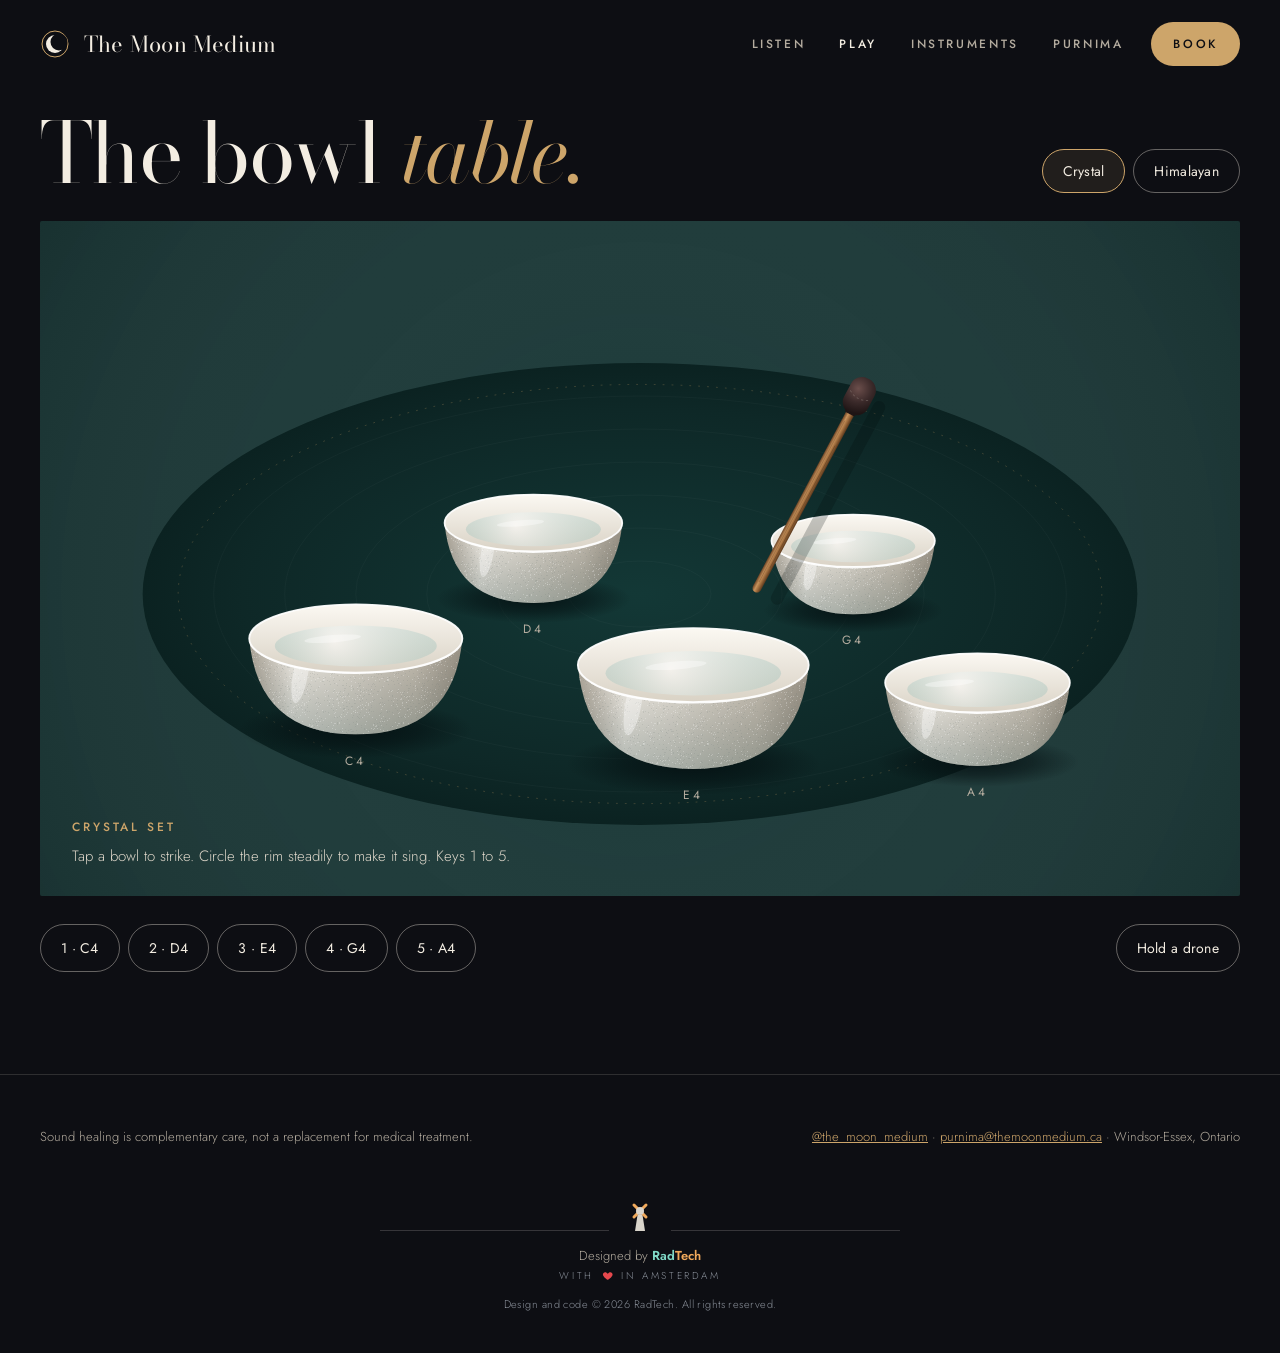
<file: play.html>
<!doctype html><html lang="en"><head>
<meta charset="utf-8"><meta name="viewport" content="width=device-width, initial-scale=1">
<title>Play · The Moon Medium</title>
<meta name="description" content="The bowl table: strike and sing crystal or Himalayan singing bowls in your browser, with a mallet that follows your hand.">
<meta name="theme-color" content="#0D0E13">
<link rel="icon" href="assets/img/moon.svg" type="image/svg+xml">
<link rel="preconnect" href="https://fonts.googleapis.com"><link rel="preconnect" href="https://fonts.gstatic.com" crossorigin>
<link rel="stylesheet" href="https://fonts.googleapis.com/css2?family=Bodoni+Moda:ital,opsz,wght@0,6..96,400;0,6..96,500;1,6..96,400&amp;family=Jost:wght@300;400;500&amp;display=swap">
<link rel="stylesheet" href="assets/css/base.css"><link rel="stylesheet" href="assets/css/radtech-credit.css"><link rel="stylesheet" href="assets/css/play.css">
</head><body>
<a class="skip" href="#main">Skip to content</a>
<header class="site-header"><div class="wrap">
<a class="brand" href="index.html" aria-label="The Moon Medium, home"><svg width="30" height="30" viewBox="0 0 30 30" aria-hidden="true"><circle cx="15" cy="15" r="13" fill="none" stroke="#CDA56A" stroke-width="1"/><circle cx="15" cy="15" r="9" fill="#F3EDE2"/><circle cx="19" cy="13" r="8.5" fill="#0D0E13"/></svg><span>The Moon Medium</span><i class="sound-dot" aria-hidden="true"></i></a>
<nav class="nav" aria-label="Main"><a href="index.html">Listen</a><a href="play.html" aria-current="page">Play</a><a href="instruments.html">Instruments</a><a href="purnima.html">Purnima</a><a class="cta" href="lessons.html">Book</a></nav>
</div></header>
<main id="main">

<section class="wrap play">
  <div class="play-head">
    <h1>The bowl <em>table.</em></h1>
    <div class="chips" role="group" aria-label="Bowl set">
      <button class="chip" type="button" data-set="crystal" aria-pressed="true">Crystal</button>
      <button class="chip" type="button" data-set="himalayan" aria-pressed="false">Himalayan</button>
    </div>
  </div>

  <div class="stage">
    <div class="bowl-table" id="bowl-table">
      <canvas id="bowls" role="img" aria-label="Five singing bowls on a round rug, with a wooden mallet. Keys 1 to 5 strike them, Shift with a number sings the rim, Escape stops."></canvas>
    </div>
    <div class="table-copy">
      <p class="status" id="bowl-status" aria-live="polite" aria-atomic="true">Crystal set</p>
      <p class="hint">Tap a bowl to strike. Circle the rim steadily to make it sing. <span class="keys-hint">Keys 1 to 5.</span></p>
    </div>
  </div>

  <div class="play-foot">
    <div class="chips keys" role="group" aria-label="Strike a bowl">
      <button class="chip" type="button" data-bowl="0"><span class="sr-only">Strike bowl </span>1 <span aria-hidden="true">·</span> <span class="n">C4</span></button>
      <button class="chip" type="button" data-bowl="1"><span class="sr-only">Strike bowl </span>2 <span aria-hidden="true">·</span> <span class="n">D4</span></button>
      <button class="chip" type="button" data-bowl="2"><span class="sr-only">Strike bowl </span>3 <span aria-hidden="true">·</span> <span class="n">E4</span></button>
      <button class="chip" type="button" data-bowl="3"><span class="sr-only">Strike bowl </span>4 <span aria-hidden="true">·</span> <span class="n">G4</span></button>
      <button class="chip" type="button" data-bowl="4"><span class="sr-only">Strike bowl </span>5 <span aria-hidden="true">·</span> <span class="n">A4</span></button>
    </div>
    <button class="chip drone" id="drone" type="button" aria-pressed="false">Hold a drone</button>
  </div>
</section>

</main>
<footer class="site-footer"><div class="wrap"><p>Sound healing is complementary care, not a replacement for medical treatment.</p><p><a href="https://www.instagram.com/the_moon_medium/">@the_moon_medium</a> · <a href="mailto:purnima@themoonmedium.ca">purnima@themoonmedium.ca</a> · Windsor-Essex, Ontario</p><div class="rt-credit"><a class="rt-link" href="https://radtech.nl" rel="noopener"><span class="rt-horizon" aria-hidden="true"><span class="rt-rule"></span><svg class="rt-mill" viewBox="0 0 30 40" width="30" height="40" focusable="false"><path class="rt-tower" d="M12.5 20h5l2.5 16h-10z"/><g class="rt-blades"><rect x="13.5" y="6" width="3" height="20" rx="1.5" transform="rotate(45 15 16)"/><rect x="13.5" y="6" width="3" height="20" rx="1.5" transform="rotate(135 15 16)"/></g><circle class="rt-tower" cx="15" cy="16" r="4"/></svg><span class="rt-rule"></span></span><span class="rt-lines"><span class="rt-line1">Designed by <b class="rt-word"><span class="rt-rad">Rad</span><span class="rt-tech">Tech</span></b></span> <span class="rt-line2">with <svg class="rt-heart" viewBox="0 0 24 24" aria-hidden="true" focusable="false"><path d="M12 21s-7.5-4.6-9.6-9.3C.9 8.3 3 4.5 6.7 4.5c2.2 0 3.6 1.2 5.3 3.2 1.7-2 3.1-3.2 5.3-3.2 3.7 0 5.8 3.8 4.3 7.2C19.5 16.4 12 21 12 21Z"/></svg><span class="rt-sr">love</span> in Amsterdam</span></span></a><p class="rt-legal">Design and code © 2026 RadTech. All rights reserved.</p></div></div></footer>
<script src="assets/js/audio.js" defer></script><script src="assets/js/site.js" defer></script><script src="assets/js/play.js" defer></script>
</body></html>
</file>
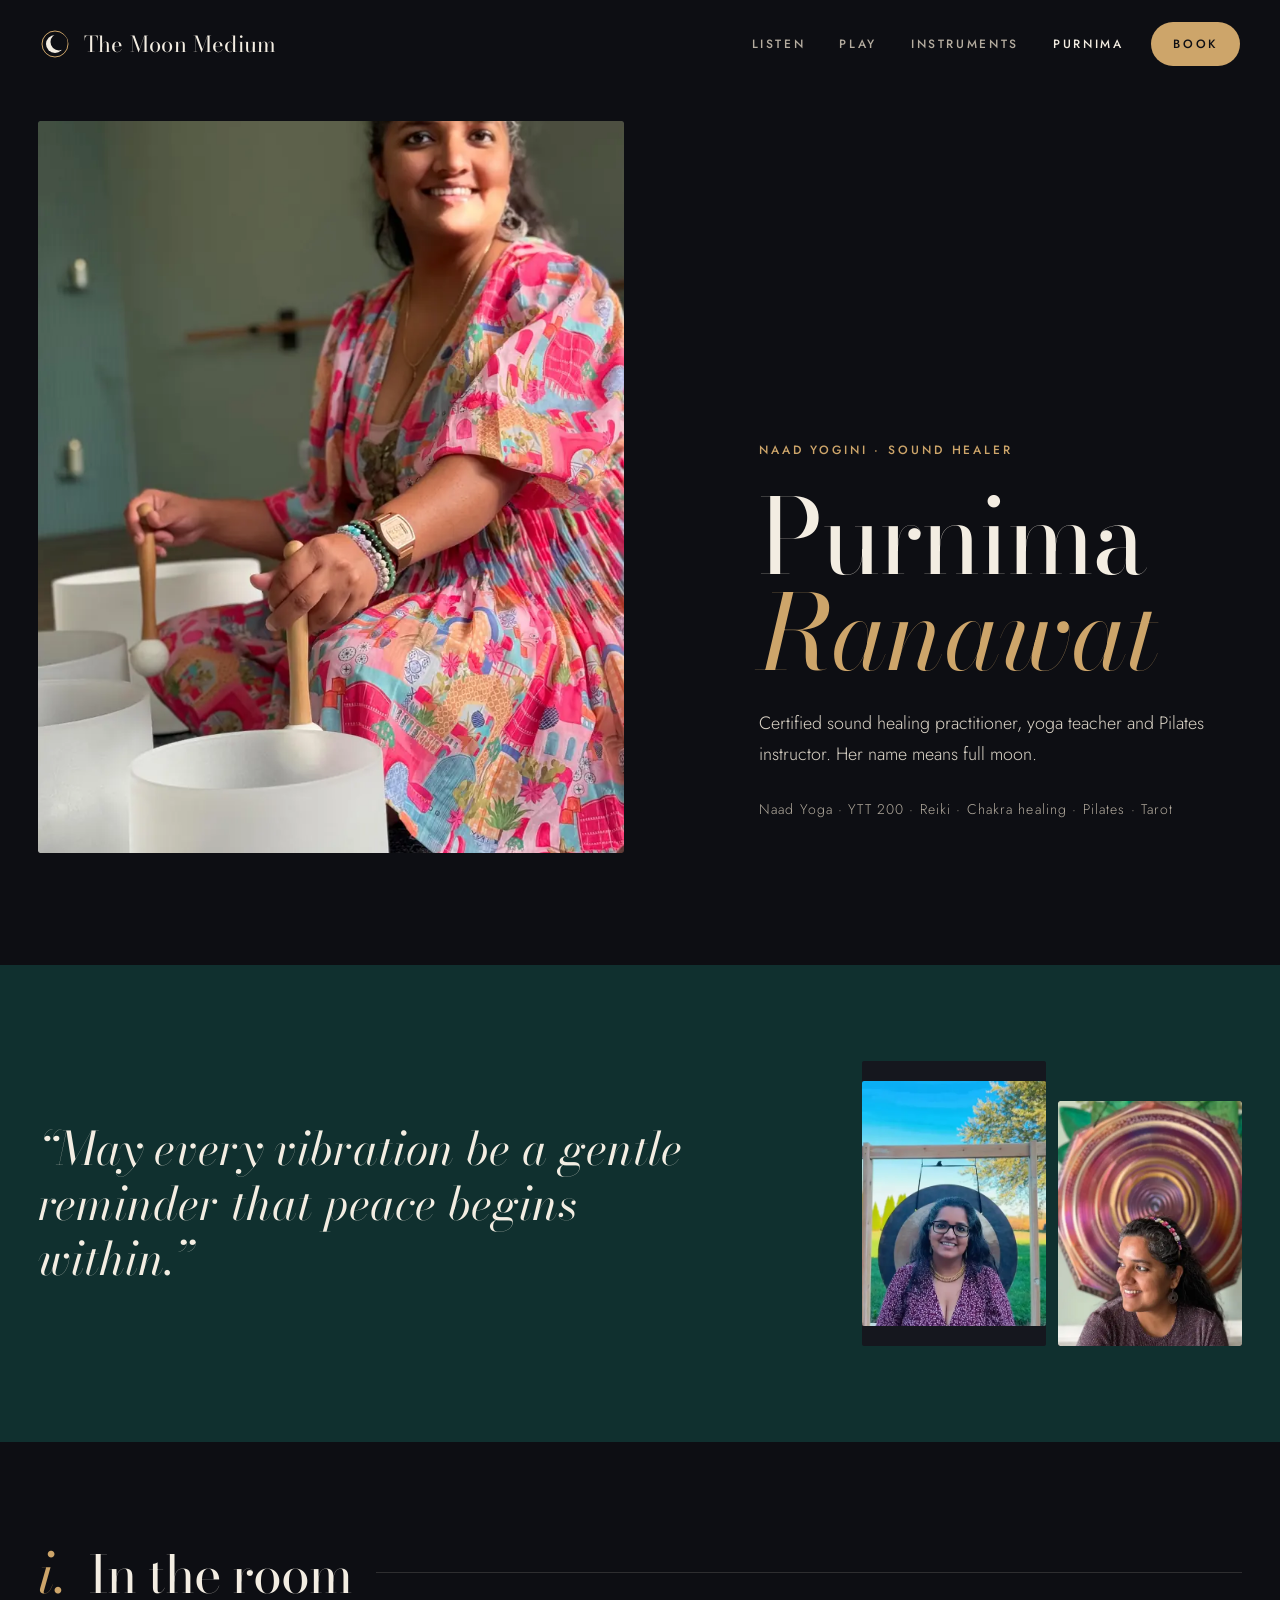
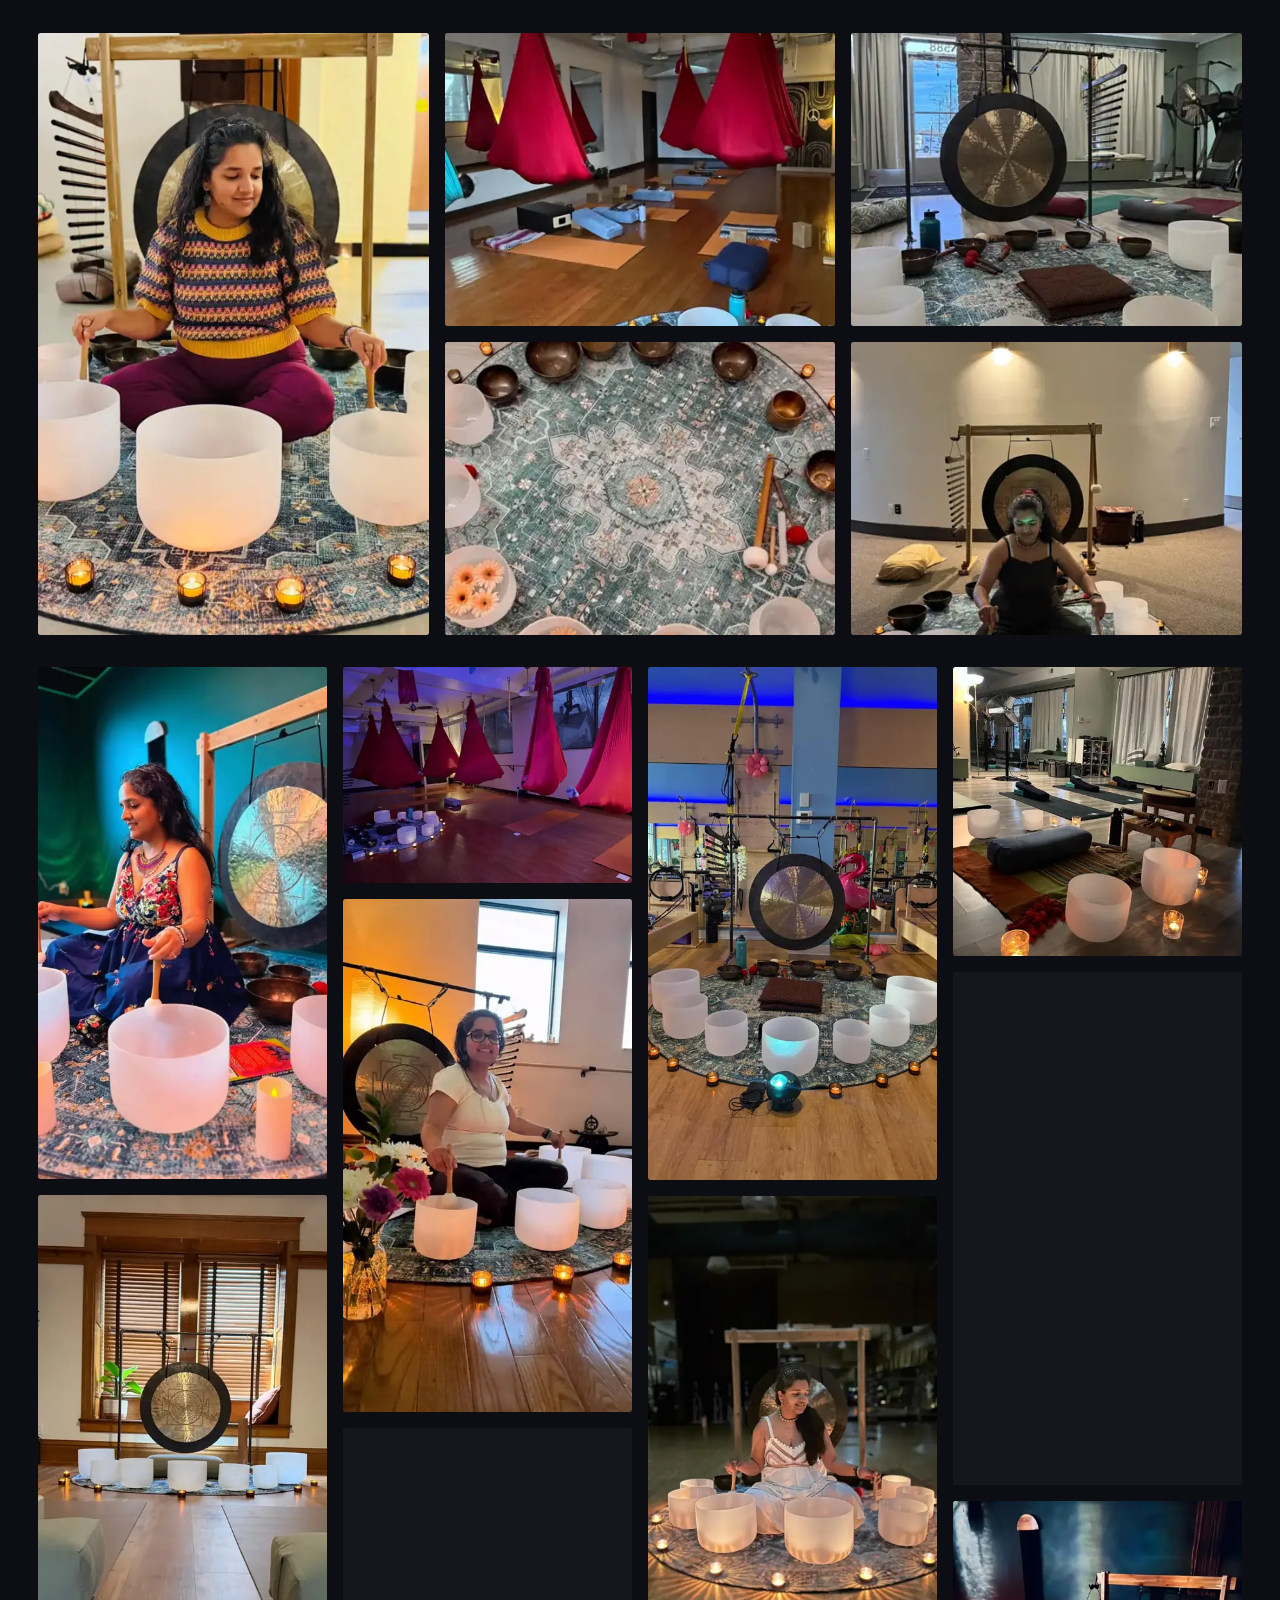
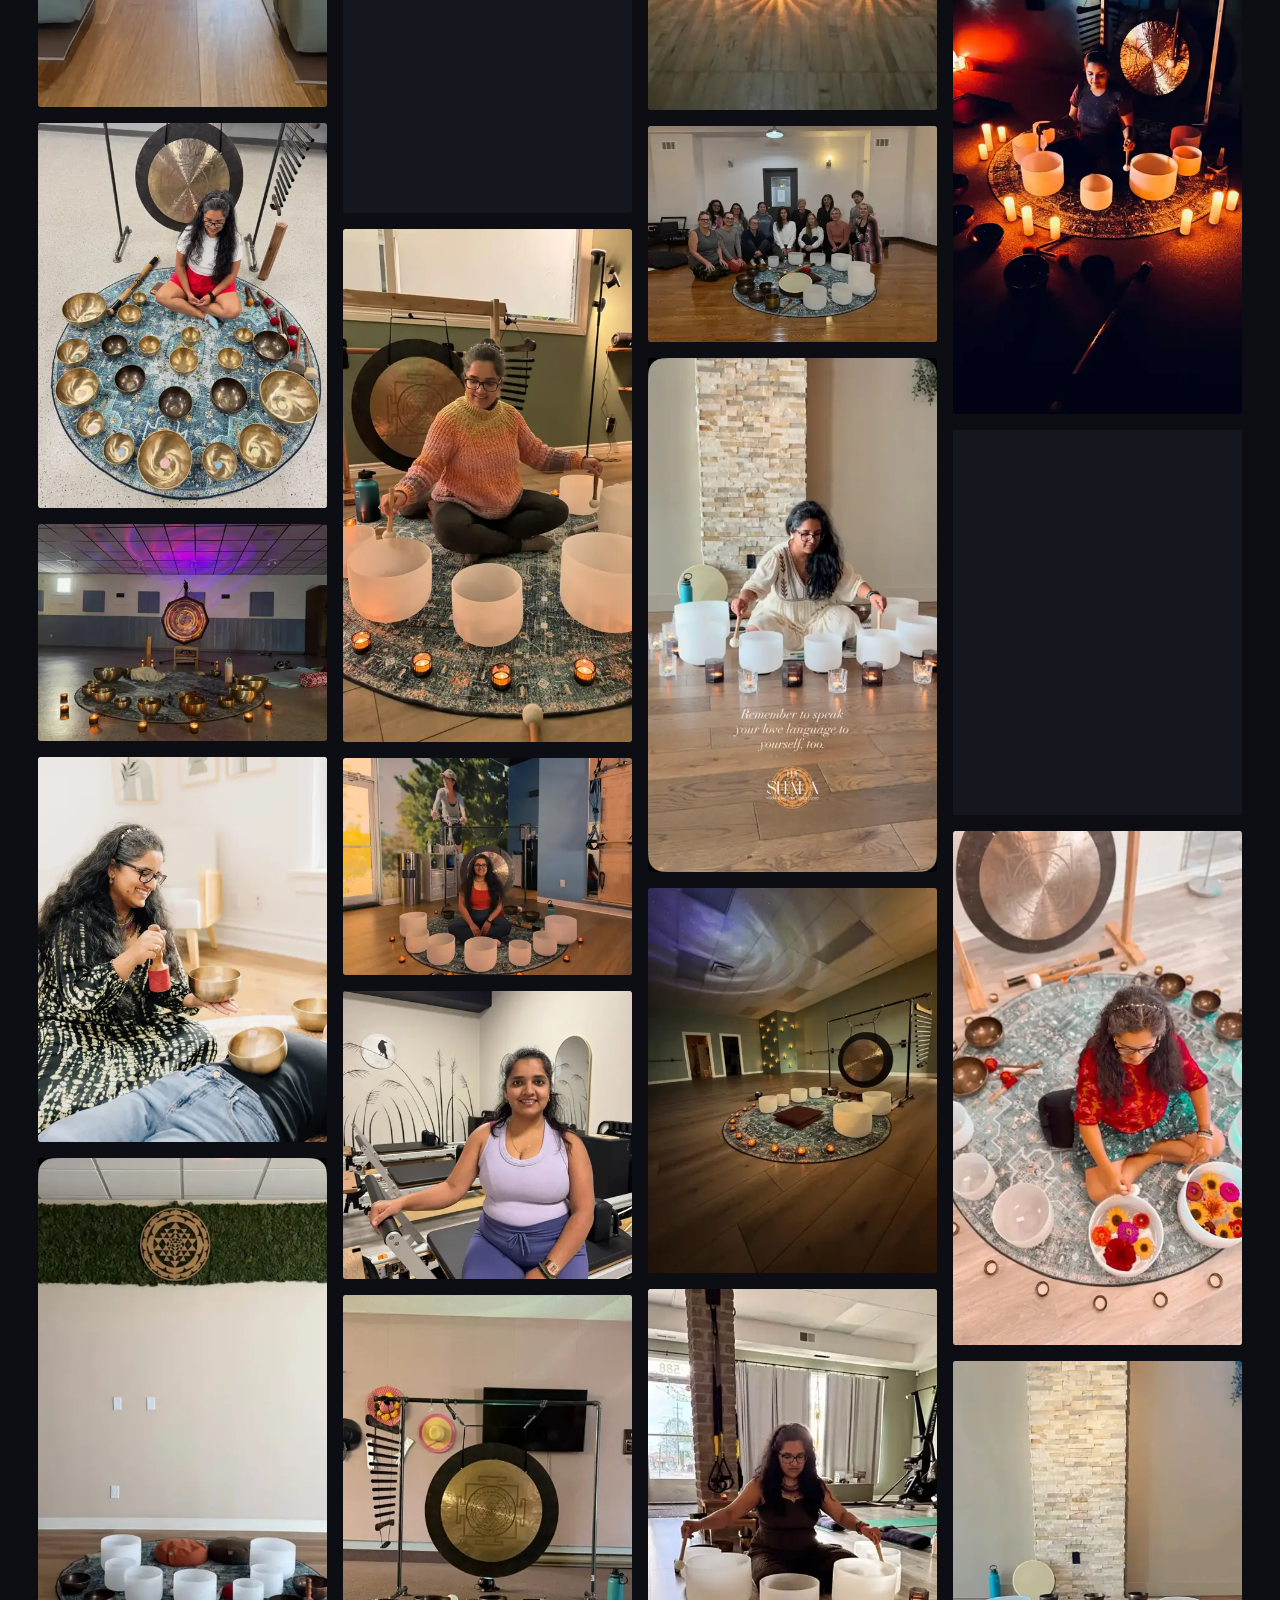
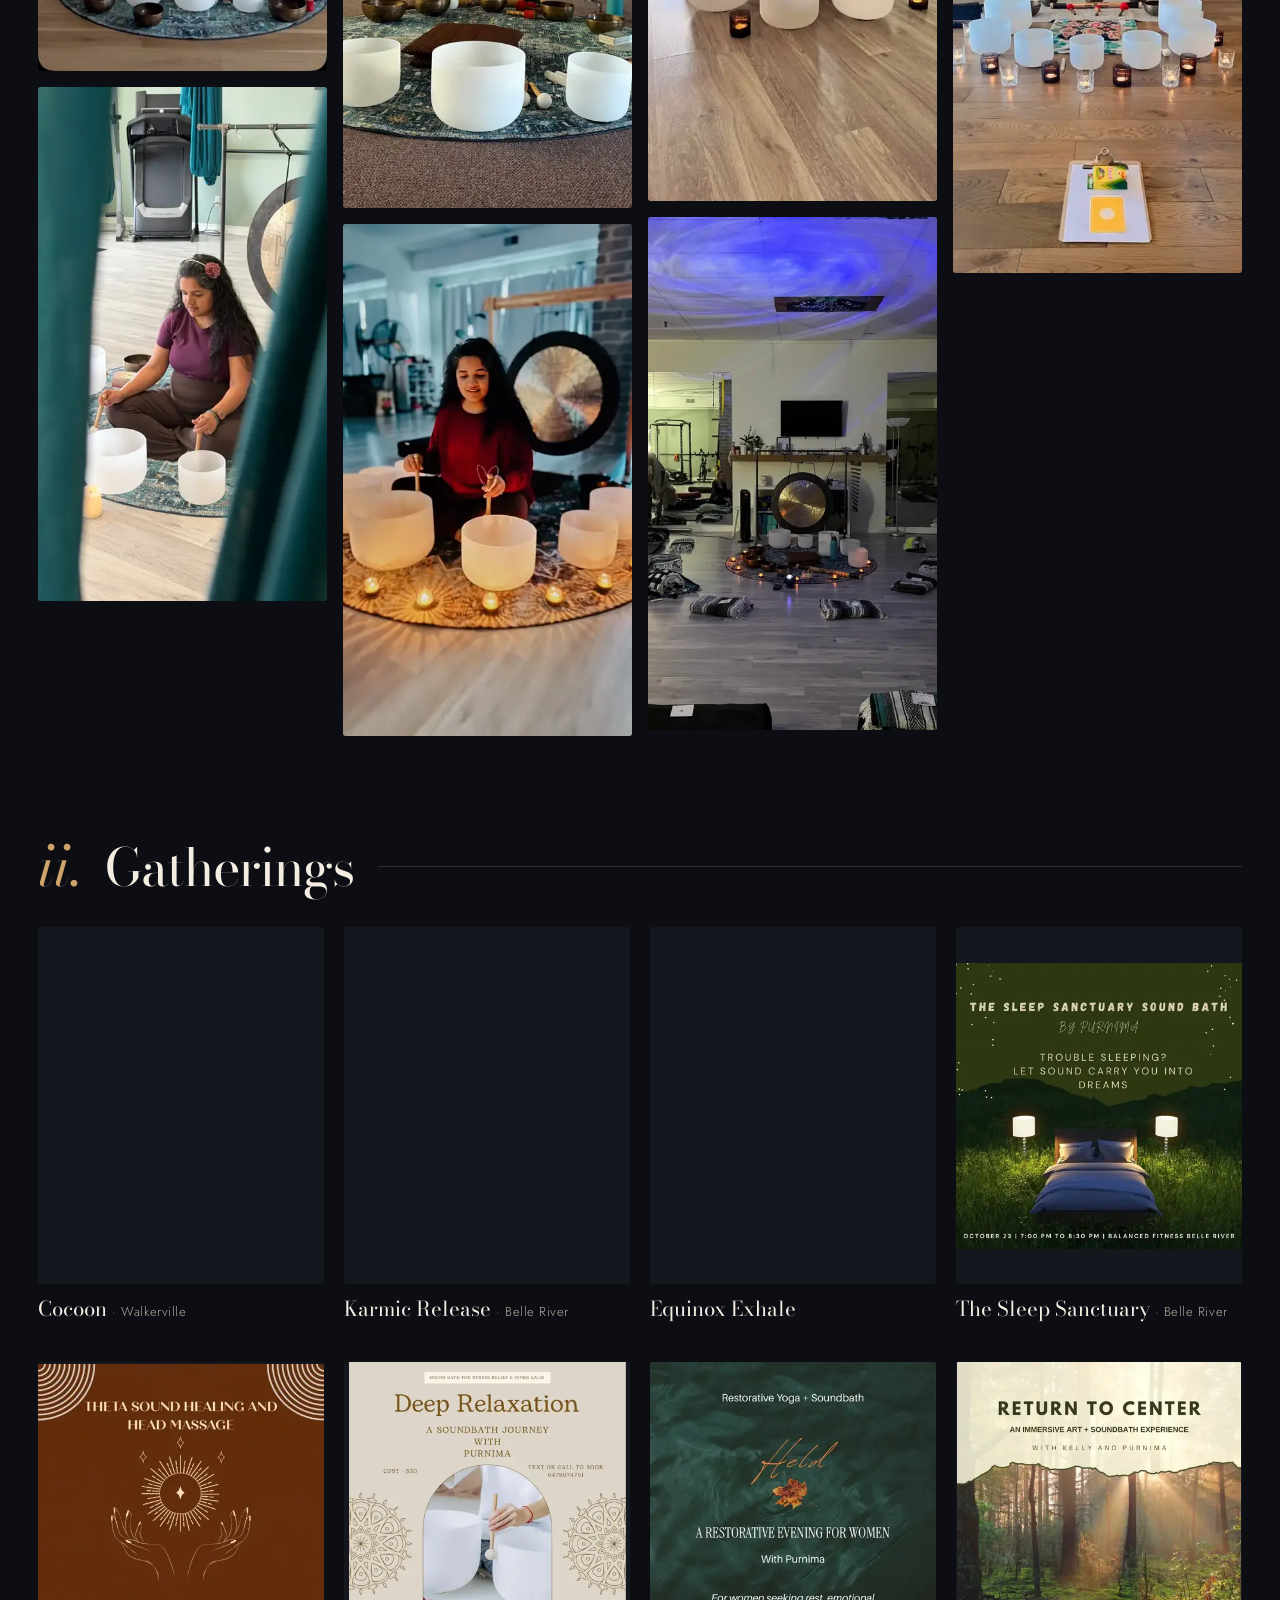
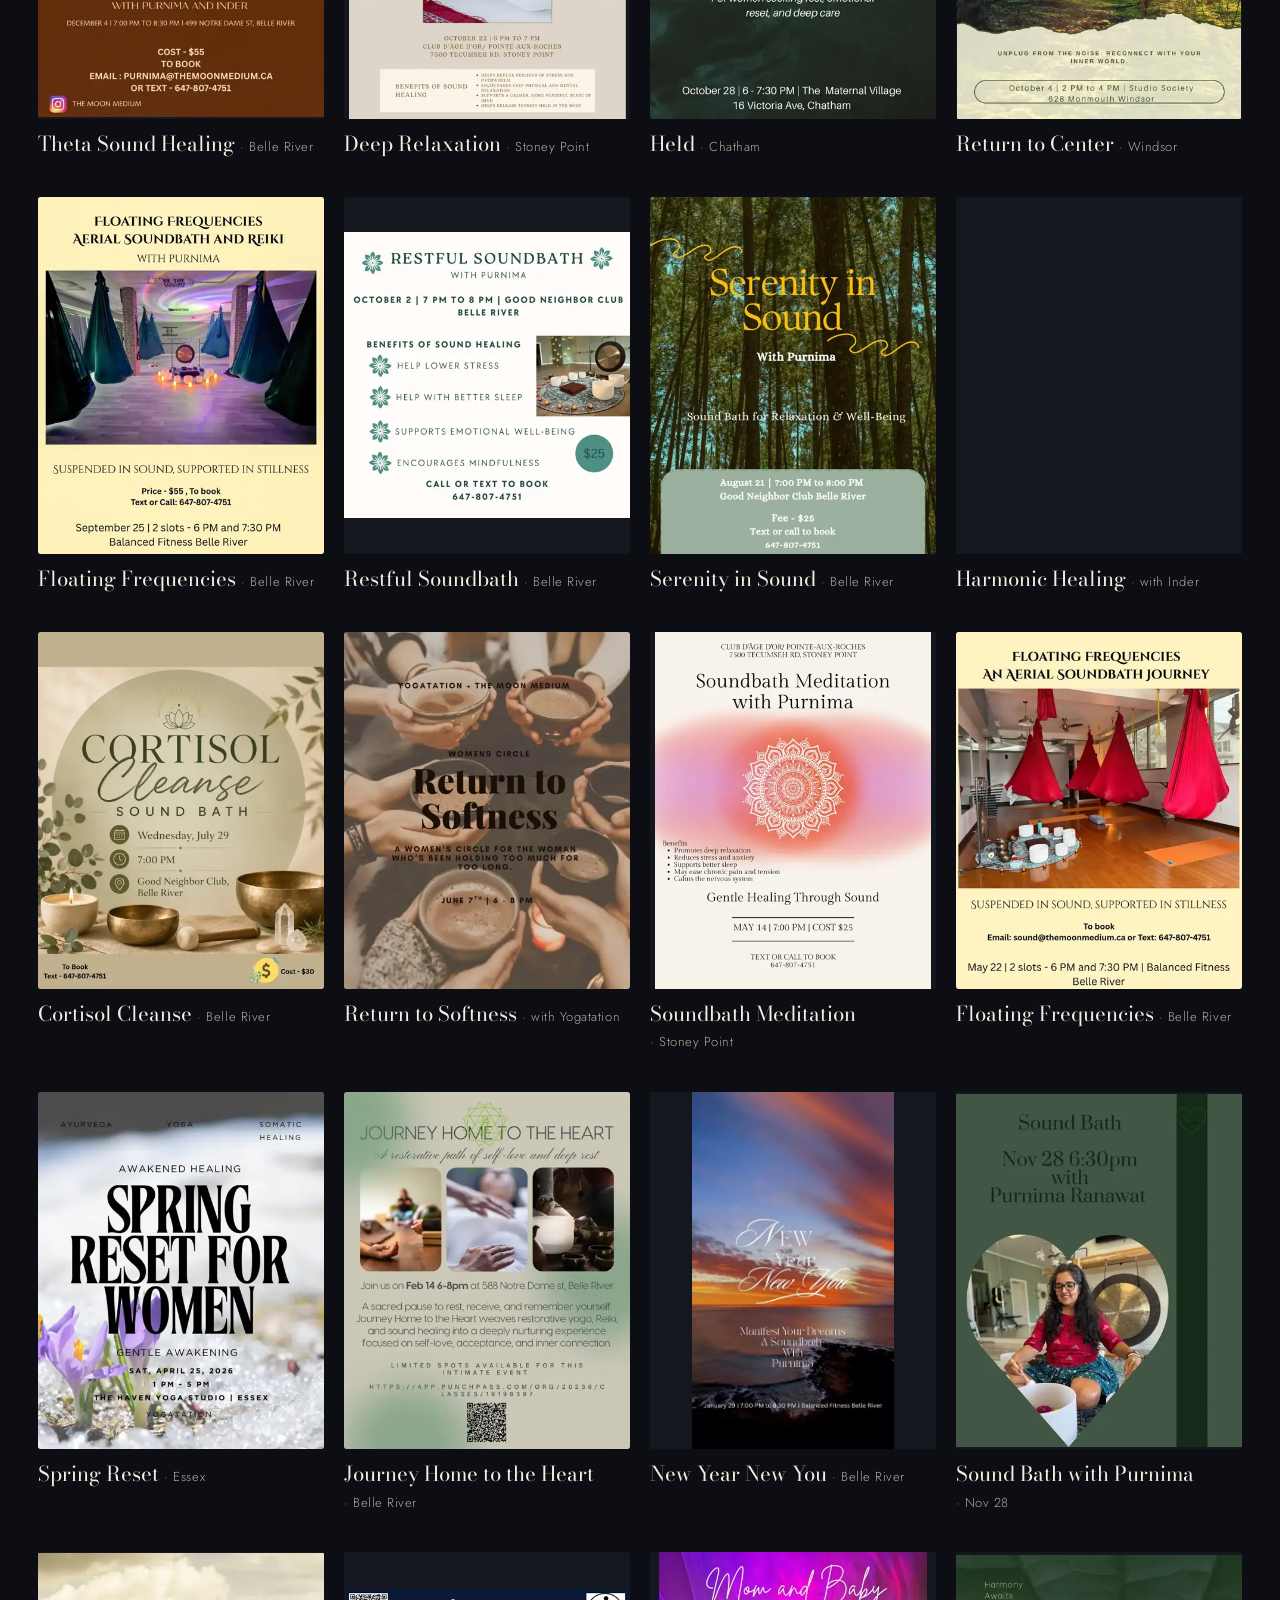
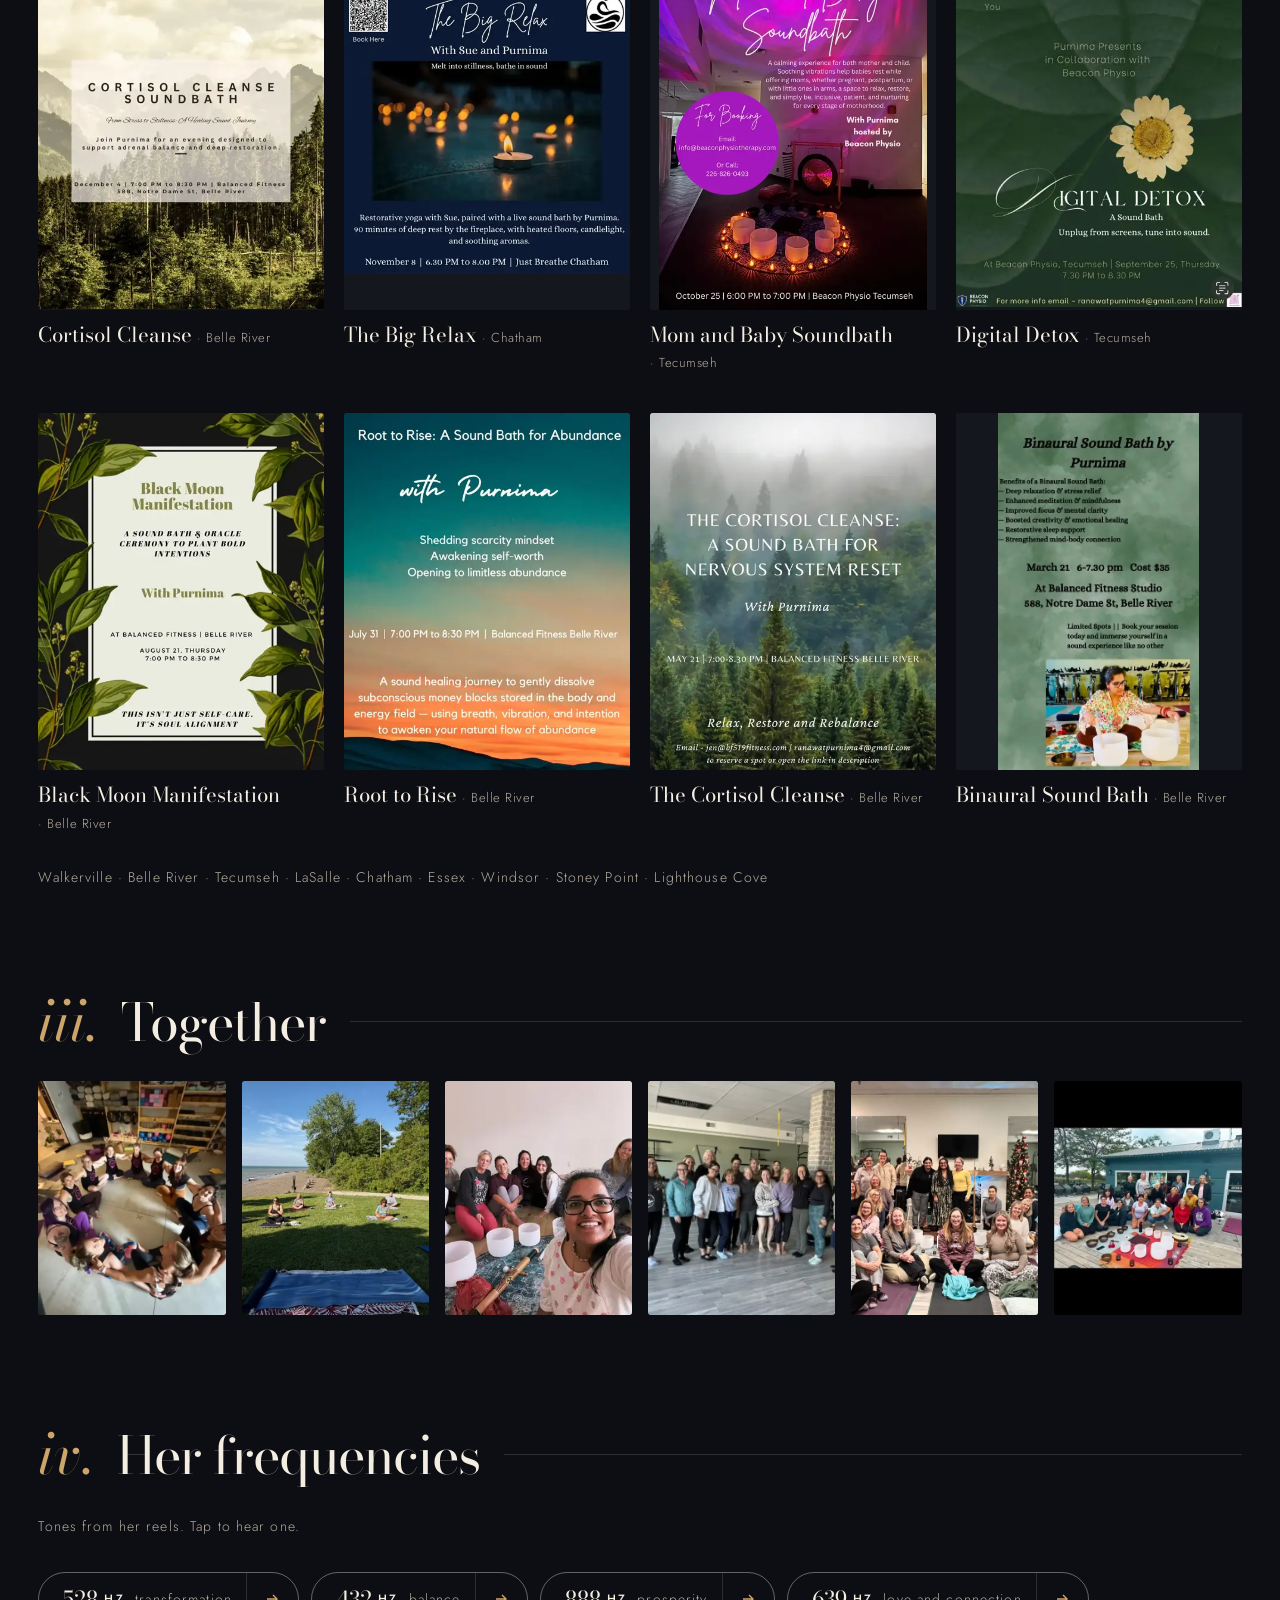
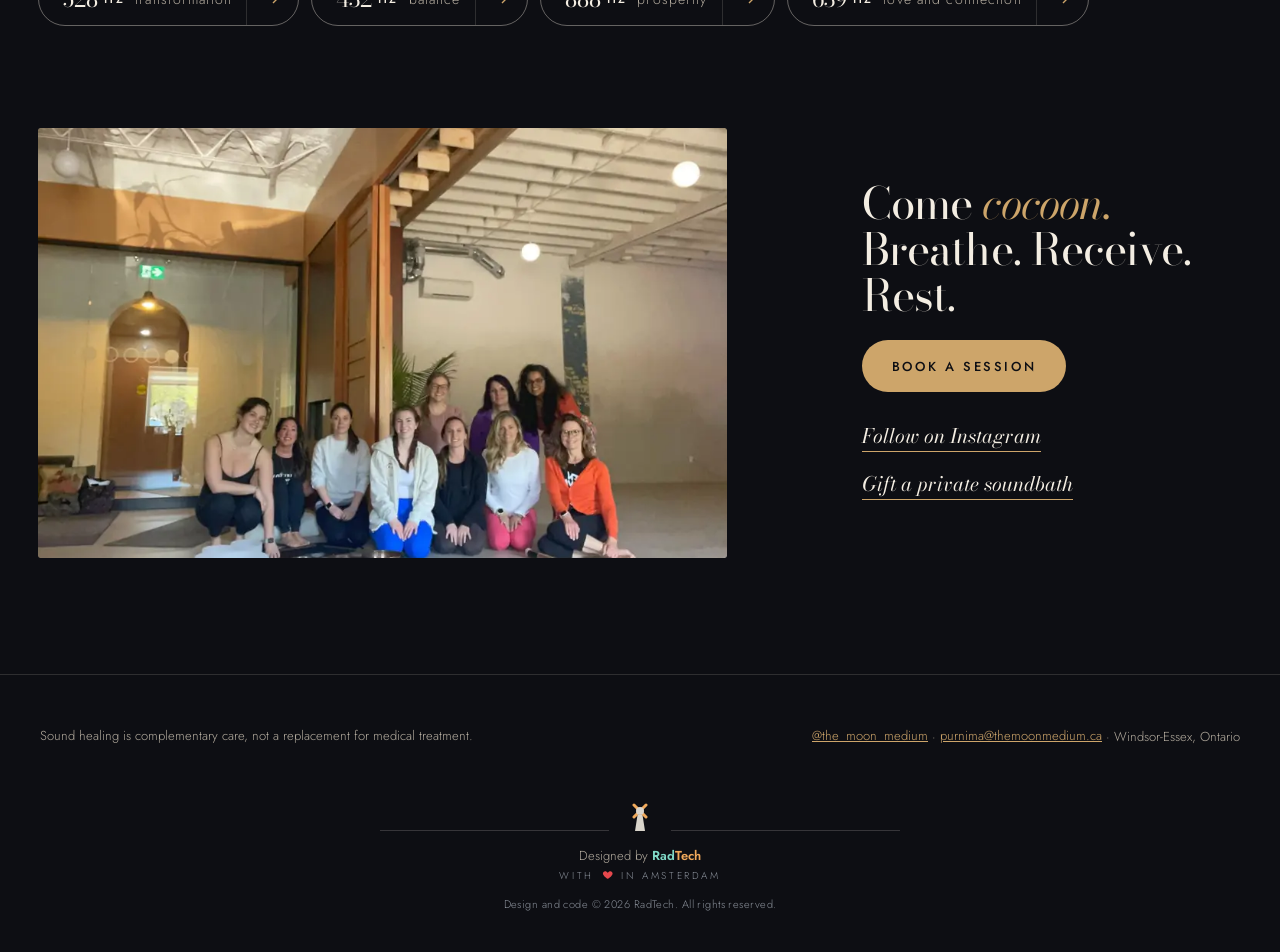
<file: purnima.html>
<!doctype html><html lang="en"><head>
<meta charset="utf-8"><meta name="viewport" content="width=device-width, initial-scale=1">
<title>Purnima · The Moon Medium</title>
<meta name="description" content="Purnima, Naad Yogini and sound healer in Windsor-Essex, Ontario. Group sound baths, aerial sound baths and 1:1 sound therapy.">
<meta name="theme-color" content="#0D0E13">
<script>document.documentElement.classList.add('js')</script>
<link rel="icon" href="assets/img/moon.svg" type="image/svg+xml">
<link rel="preconnect" href="https://fonts.googleapis.com"><link rel="preconnect" href="https://fonts.gstatic.com" crossorigin>
<link rel="stylesheet" href="https://fonts.googleapis.com/css2?family=Bodoni+Moda:ital,opsz,wght@0,6..96,400;0,6..96,500;1,6..96,400&amp;family=Jost:wght@300;400;500&amp;display=swap">
<link rel="stylesheet" href="assets/css/base.css"><link rel="stylesheet" href="assets/css/radtech-credit.css"><link rel="stylesheet" href="assets/css/purnima.css">
</head><body>
<a class="skip" href="#main">Skip to content</a>
<header class="site-header"><div class="wrap">
<a class="brand" href="index.html" aria-label="The Moon Medium, home"><svg width="30" height="30" viewBox="0 0 30 30" aria-hidden="true"><circle cx="15" cy="15" r="13" fill="none" stroke="#CDA56A" stroke-width="1"/><circle cx="15" cy="15" r="9" fill="#F3EDE2"/><circle cx="19" cy="13" r="8.5" fill="#0D0E13"/></svg><span>The Moon Medium</span><i class="sound-dot" aria-hidden="true"></i></a>
<nav class="nav" aria-label="Main"><a href="index.html">Listen</a><a href="play.html">Play</a><a href="instruments.html">Instruments</a><a href="purnima.html">Purnima</a><a class="cta" href="lessons.html">Book</a></nav>
</div></header>
<main id="main">

<section class="pm-wrap pm-hero" aria-labelledby="p-title">
  <button class="pm-zoom pm-hero-img" type="button" data-lb="room" aria-haspopup="dialog"><img src="assets/img/ig/portrait/101.webp" srcset="assets/img/ig/portrait/101-s.webp 450w, assets/img/ig/portrait/101.webp 787w" sizes="(min-width: 900px) 46vw, 100vw" width="787" height="1400" alt="Purnima smiling as she plays crystal bowls" fetchpriority="high" decoding="async"></button>
  <div class="pm-hero-text">
    <p class="pm-label">Naad Yogini · Sound healer</p>
    <h1 id="p-title">Purnima<br><em>Ranawat</em></h1>
    <p class="pm-body">Certified sound healing practitioner, yoga teacher and Pilates instructor. Her name means full moon.</p>
    <p class="pm-quiet">Naad Yoga · YTT 200 · Reiki · Chakra healing · Pilates · Tarot</p>
  </div>
</section>

<section class="pm-band" aria-label="Her words">
  <div class="pm-wrap pm-band-in">
    <blockquote class="pm-quote"><p>“May every vibration be a gentle reminder that peace begins within.”</p></blockquote>
    <div class="pm-pair">
      <button class="pm-zoom" type="button" data-lb="room" aria-haspopup="dialog"><img src="assets/img/ig/portrait/099.webp" srcset="assets/img/ig/portrait/099-s.webp 451w, assets/img/ig/portrait/099.webp 640w" sizes="(min-width: 900px) 16vw, 45vw" width="640" height="1136" alt="Purnima outdoors before a gong on a wooden frame" loading="lazy" decoding="async"></button>
      <button class="pm-zoom pm-low" type="button" data-lb="room" aria-haspopup="dialog"><img src="assets/img/ig/portrait/018.webp" srcset="assets/img/ig/portrait/018-s.webp 451w, assets/img/ig/portrait/018.webp 789w" sizes="(min-width: 900px) 16vw, 45vw" width="789" height="1400" alt="Purnima smiling beside a copper mandala gong" loading="lazy" decoding="async"></button>
    </div>
  </div>
</section>

<section class="pm-wrap pm-sec" aria-labelledby="room-h">
  <div class="pm-head"><p class="pm-num" aria-hidden="true">i.</p><h2 id="room-h">In the room</h2></div>
  <div class="pm-lead">
    <button class="pm-zoom pm-lead-a" type="button" data-lb="room" aria-haspopup="dialog"><img src="assets/img/ig/portrait/091.webp" srcset="assets/img/ig/portrait/091-s.webp 450w, assets/img/ig/portrait/091.webp 788w" sizes="(min-width: 700px) 33vw, 100vw" width="788" height="1400" alt="Purnima playing crystal bowls under a gong, candles lit" loading="lazy" decoding="async"></button>
    <button class="pm-zoom" type="button" data-lb="room" aria-haspopup="dialog"><img src="assets/img/ig/space/087.webp" srcset="assets/img/ig/space/087-s.webp 451w, assets/img/ig/space/087.webp 789w" sizes="(min-width: 700px) 33vw, 50vw" width="789" height="1400" alt="Aerial silks above a circle of bowls" loading="lazy" decoding="async"></button>
    <button class="pm-zoom" type="button" data-lb="room" aria-haspopup="dialog"><img src="assets/img/ig/space/061.webp" srcset="assets/img/ig/space/061-s.webp 450w, assets/img/ig/space/061.webp 788w" sizes="(min-width: 700px) 33vw, 50vw" width="788" height="1400" alt="Crystal bowls before a gong, cushions around them" loading="lazy" decoding="async"></button>
    <button class="pm-zoom" type="button" data-lb="room" aria-haspopup="dialog"><img src="assets/img/ig/space/106.webp" srcset="assets/img/ig/space/106-s.webp 450w, assets/img/ig/space/106.webp 720w" sizes="(min-width: 700px) 33vw, 50vw" width="720" height="1280" alt="From above, Himalayan bowls filled with flower heads" loading="lazy" decoding="async"></button>
    <button class="pm-zoom" type="button" data-lb="room" aria-haspopup="dialog"><img src="assets/img/ig/portrait/102.webp" srcset="assets/img/ig/portrait/102-s.webp 450w, assets/img/ig/portrait/102.webp 788w" sizes="(min-width: 700px) 33vw, 50vw" width="788" height="1400" alt="Purnima, eyes closed, within a circle of bowls before a gong" loading="lazy" decoding="async"></button>
  </div>
  <div class="pm-masonry">
    <button class="pm-zoom" type="button" data-lb="room" aria-haspopup="dialog"><img src="assets/img/ig/portrait/098.webp" srcset="assets/img/ig/portrait/098-s.webp 451w, assets/img/ig/portrait/098.webp 640w" sizes="(min-width: 1100px) 25vw, (min-width: 700px) 33vw, 50vw" width="640" height="1136" alt="Purnima seated at crystal bowls before a large gong" loading="lazy" decoding="async"></button>
    <button class="pm-zoom" type="button" data-lb="room" aria-haspopup="dialog"><img src="assets/img/ig/space/024.webp" srcset="assets/img/ig/space/024-s.webp 451w, assets/img/ig/space/024.webp 789w" sizes="(min-width: 1100px) 25vw, (min-width: 700px) 33vw, 50vw" width="789" height="1400" alt="A gong and crystal bowls before a window, cushions laid out" loading="lazy" decoding="async"></button>
    <button class="pm-zoom" type="button" data-lb="room" aria-haspopup="dialog"><img src="assets/img/ig/portrait/046.webp" srcset="assets/img/ig/portrait/046-s.webp 480w, assets/img/ig/portrait/046.webp 900w" sizes="(min-width: 1100px) 25vw, (min-width: 700px) 33vw, 50vw" width="900" height="1200" alt="From above, Purnima at the centre of a circle of Himalayan bowls" loading="lazy" decoding="async"></button>
    <button class="pm-zoom" type="button" data-lb="room" aria-haspopup="dialog"><img src="assets/img/ig/space/016.webp" srcset="assets/img/ig/space/016-s.webp 480w, assets/img/ig/space/016.webp 900w" sizes="(min-width: 1100px) 25vw, (min-width: 700px) 33vw, 50vw" width="900" height="675" alt="A sound bath circle in a hall under purple light" loading="lazy" decoding="async"></button>
    <button class="pm-zoom" type="button" data-lb="room" aria-haspopup="dialog"><img src="assets/img/ig/portrait/029.webp" srcset="assets/img/ig/portrait/029-s.webp 480w, assets/img/ig/portrait/029.webp 900w" sizes="(min-width: 1100px) 25vw, (min-width: 700px) 33vw, 50vw" width="900" height="1200" alt="Purnima playing a Himalayan bowl with a red mallet" loading="lazy" decoding="async"></button>
    <button class="pm-zoom" type="button" data-lb="room" aria-haspopup="dialog"><img src="assets/img/ig/space/031.webp" srcset="assets/img/ig/space/031-s.webp 450w, assets/img/ig/space/031.webp 787w" sizes="(min-width: 1100px) 25vw, (min-width: 700px) 33vw, 50vw" width="787" height="1400" alt="Crystal bowls on a round rug before a mandala wall" loading="lazy" decoding="async"></button>
    <button class="pm-zoom" type="button" data-lb="room" aria-haspopup="dialog"><img src="assets/img/ig/portrait/052.webp" srcset="assets/img/ig/portrait/052-s.webp 450w, assets/img/ig/portrait/052.webp 787w" sizes="(min-width: 1100px) 25vw, (min-width: 700px) 33vw, 50vw" width="787" height="1400" alt="Purnima playing crystal bowls, seen through a doorway" loading="lazy" decoding="async"></button>
    <button class="pm-zoom" type="button" data-lb="room" aria-haspopup="dialog"><img src="assets/img/ig/space/060.webp" srcset="assets/img/ig/space/060-s.webp 480w, assets/img/ig/space/060.webp 900w" sizes="(min-width: 1100px) 25vw, (min-width: 700px) 33vw, 50vw" width="900" height="675" alt="Aerial silks over bowls in violet light" loading="lazy" decoding="async"></button>
    <button class="pm-zoom" type="button" data-lb="room" aria-haspopup="dialog"><img src="assets/img/ig/portrait/064.webp" srcset="assets/img/ig/portrait/064-s.webp 451w, assets/img/ig/portrait/064.webp 640w" sizes="(min-width: 1100px) 25vw, (min-width: 700px) 33vw, 50vw" width="640" height="1136" alt="Purnima among crystal bowls, flowers and candles in warm light" loading="lazy" decoding="async"></button>
    <button class="pm-zoom" type="button" data-lb="room" aria-haspopup="dialog"><img src="assets/img/ig/space/048.webp" srcset="assets/img/ig/space/048-s.webp 480w, assets/img/ig/space/048.webp 900w" sizes="(min-width: 1100px) 25vw, (min-width: 700px) 33vw, 50vw" width="900" height="1200" alt="A woman meditating among candles and crystals" loading="lazy" decoding="async"></button>
    <button class="pm-zoom" type="button" data-lb="room" aria-haspopup="dialog"><img src="assets/img/ig/portrait/084.webp" srcset="assets/img/ig/portrait/084-s.webp 450w, assets/img/ig/portrait/084.webp 788w" sizes="(min-width: 1100px) 25vw, (min-width: 700px) 33vw, 50vw" width="788" height="1400" alt="Purnima playing crystal bowls before a gong" loading="lazy" decoding="async"></button>
    <button class="pm-zoom" type="button" data-lb="room" aria-haspopup="dialog"><img src="assets/img/ig/space/057.webp" srcset="assets/img/ig/space/057-s.webp 480w, assets/img/ig/space/057.webp 900w" sizes="(min-width: 1100px) 25vw, (min-width: 700px) 33vw, 50vw" width="900" height="675" alt="Purnima seated by her bowls in a bright studio" loading="lazy" decoding="async"></button>
    <button class="pm-zoom" type="button" data-lb="room" aria-haspopup="dialog"><img src="assets/img/ig/portrait/085.webp" srcset="assets/img/ig/portrait/085-s.webp 480w, assets/img/ig/portrait/085.webp 900w" sizes="(min-width: 1100px) 25vw, (min-width: 700px) 33vw, 50vw" width="900" height="900" alt="Purnima in a Pilates studio" loading="lazy" decoding="async"></button>
    <button class="pm-zoom" type="button" data-lb="room" aria-haspopup="dialog"><img src="assets/img/ig/space/055.webp" srcset="assets/img/ig/space/055-s.webp 451w, assets/img/ig/space/055.webp 789w" sizes="(min-width: 1100px) 25vw, (min-width: 700px) 33vw, 50vw" width="789" height="1400" alt="A gong and crystal bowls on a round rug" loading="lazy" decoding="async"></button>
    <button class="pm-zoom" type="button" data-lb="room" aria-haspopup="dialog"><img src="assets/img/ig/portrait/095.webp" srcset="assets/img/ig/portrait/095-s.webp 451w, assets/img/ig/portrait/095.webp 640w" sizes="(min-width: 1100px) 25vw, (min-width: 700px) 33vw, 50vw" width="640" height="1136" alt="Purnima playing crystal bowls before a gong by candlelight" loading="lazy" decoding="async"></button>
    <button class="pm-zoom" type="button" data-lb="room" aria-haspopup="dialog"><img src="assets/img/ig/space/063.webp" srcset="assets/img/ig/space/063-s.webp 450w, assets/img/ig/space/063.webp 788w" sizes="(min-width: 1100px) 25vw, (min-width: 700px) 33vw, 50vw" width="788" height="1400" alt="Crystal bowls before a gong in blue light" loading="lazy" decoding="async"></button>
    <button class="pm-zoom" type="button" data-lb="room" aria-haspopup="dialog"><img src="assets/img/ig/portrait/096.webp" srcset="assets/img/ig/portrait/096-s.webp 450w, assets/img/ig/portrait/096.webp 787w" sizes="(min-width: 1100px) 25vw, (min-width: 700px) 33vw, 50vw" width="787" height="1400" alt="Purnima seated in a full circle of crystal bowls and candles" loading="lazy" decoding="async"></button>
    <button class="pm-zoom" type="button" data-lb="room" aria-haspopup="dialog"><img src="assets/img/ig/space/090.webp" srcset="assets/img/ig/space/090-s.webp 480w, assets/img/ig/space/090.webp 900w" sizes="(min-width: 1100px) 25vw, (min-width: 700px) 33vw, 50vw" width="900" height="675" alt="Bowls on a round rug with people resting around them" loading="lazy" decoding="async"></button>
    <button class="pm-zoom" type="button" data-lb="room" aria-haspopup="dialog"><img src="assets/img/ig/portrait/109.webp" srcset="assets/img/ig/portrait/109-s.webp 450w, assets/img/ig/portrait/109.webp 787w" sizes="(min-width: 1100px) 25vw, (min-width: 700px) 33vw, 50vw" width="787" height="1400" alt="Purnima seated among crystal bowls by a stone wall" loading="lazy" decoding="async"></button>
    <button class="pm-zoom" type="button" data-lb="room" aria-haspopup="dialog"><img src="assets/img/ig/space/076.webp" srcset="assets/img/ig/space/076-s.webp 480w, assets/img/ig/space/076.webp 900w" sizes="(min-width: 1100px) 25vw, (min-width: 700px) 33vw, 50vw" width="900" height="1200" alt="A candlelit circle of bowls before a gong at dusk" loading="lazy" decoding="async"></button>
    <button class="pm-zoom" type="button" data-lb="room" aria-haspopup="dialog"><img src="assets/img/ig/portrait/123.webp" srcset="assets/img/ig/portrait/123-s.webp 451w, assets/img/ig/portrait/123.webp 640w" sizes="(min-width: 1100px) 25vw, (min-width: 700px) 33vw, 50vw" width="640" height="1136" alt="Purnima playing crystal bowls in a studio" loading="lazy" decoding="async"></button>
    <button class="pm-zoom" type="button" data-lb="room" aria-haspopup="dialog"><img src="assets/img/ig/space/077.webp" srcset="assets/img/ig/space/077-s.webp 450w, assets/img/ig/space/077.webp 788w" sizes="(min-width: 1100px) 25vw, (min-width: 700px) 33vw, 50vw" width="788" height="1400" alt="A gong and bowls in a studio with a fireplace" loading="lazy" decoding="async"></button>
    <button class="pm-zoom" type="button" data-lb="room" aria-haspopup="dialog"><img src="assets/img/ig/space/133.webp" srcset="assets/img/ig/space/133-s.webp 480w, assets/img/ig/space/133.webp 900w" sizes="(min-width: 1100px) 25vw, (min-width: 700px) 33vw, 50vw" width="900" height="900" alt="Crystal bowls with mats and bolsters ready" loading="lazy" decoding="async"></button>
    <button class="pm-zoom" type="button" data-lb="room" aria-haspopup="dialog"><img src="assets/img/ig/space/078.webp" srcset="assets/img/ig/space/078-s.webp 450w, assets/img/ig/space/078.webp 788w" sizes="(min-width: 1100px) 25vw, (min-width: 700px) 33vw, 50vw" width="788" height="1400" alt="Aerial silks in warm sunset light" loading="lazy" decoding="async"></button>
    <button class="pm-zoom" type="button" data-lb="room" aria-haspopup="dialog"><img src="assets/img/ig/space/080.webp" srcset="assets/img/ig/space/080-s.webp 450w, assets/img/ig/space/080.webp 787w" sizes="(min-width: 1100px) 25vw, (min-width: 700px) 33vw, 50vw" width="787" height="1400" alt="Candlelit crystal bowls and a gong in the dark" loading="lazy" decoding="async"></button>
    <button class="pm-zoom" type="button" data-lb="room" aria-haspopup="dialog"><img src="assets/img/ig/space/050.webp" srcset="assets/img/ig/space/050-s.webp 480w, assets/img/ig/space/050.webp 900w" sizes="(min-width: 1100px) 25vw, (min-width: 700px) 33vw, 50vw" width="900" height="1200" alt="Crystal bowls set out in a dim studio" loading="lazy" decoding="async"></button>
    <button class="pm-zoom" type="button" data-lb="room" aria-haspopup="dialog"><img src="assets/img/ig/space/105.webp" srcset="assets/img/ig/space/105-s.webp 450w, assets/img/ig/space/105.webp 720w" sizes="(min-width: 1100px) 25vw, (min-width: 700px) 33vw, 50vw" width="720" height="1280" alt="From above, Himalayan bowls on a rug with flowers" loading="lazy" decoding="async"></button>
    <button class="pm-zoom" type="button" data-lb="room" aria-haspopup="dialog"><img src="assets/img/ig/space/117.webp" srcset="assets/img/ig/space/117-s.webp 451w, assets/img/ig/space/117.webp 640w" sizes="(min-width: 1100px) 25vw, (min-width: 700px) 33vw, 50vw" width="640" height="1136" alt="A line of crystal bowls and candles by a stone wall" loading="lazy" decoding="async"></button>
  </div>
</section>

<section class="pm-wrap pm-sec" id="gatherings" aria-labelledby="gath-h">
  <div class="pm-head"><p class="pm-num" aria-hidden="true">ii.</p><h2 id="gath-h">Gatherings</h2></div>
  <div class="pm-posters" tabindex="0" role="region" aria-label="Event posters, scroll sideways on small screens">
    <figure class="pm-poster"><button class="pm-zoom" type="button" data-lb="posters" data-cap="Cocoon, an aerial sound bath at Breathe Pilates and Yoga Studio, Walkerville" aria-haspopup="dialog"><img src="assets/img/ig/poster/002.webp" srcset="assets/img/ig/poster/002-s.webp 480w, assets/img/ig/poster/002.webp 900w" sizes="(min-width: 900px) 25vw, 70vw" width="900" height="1200" alt="Event poster: Cocoon, an aerial sound bath at Breathe Pilates and Yoga Studio, Walkerville" loading="lazy" decoding="async"></button><figcaption>Cocoon <span>· Walkerville</span></figcaption></figure>
    <figure class="pm-poster"><button class="pm-zoom" type="button" data-lb="posters" data-cap="Karmic Release, astrology and sound healing with Christa and Purnima, Balanced Fitness, Belle River" aria-haspopup="dialog"><img src="assets/img/ig/poster/012.webp" srcset="assets/img/ig/poster/012-s.webp 480w, assets/img/ig/poster/012.webp 900w" sizes="(min-width: 900px) 25vw, 70vw" width="900" height="1095" alt="Event poster: Karmic Release, astrology and sound healing with Christa and Purnima, Balanced Fitness, Belle River" loading="lazy" decoding="async"></button><figcaption>Karmic Release <span>· Belle River</span></figcaption></figure>
    <figure class="pm-poster"><button class="pm-zoom" type="button" data-lb="posters" data-cap="Equinox Exhale, a restorative yoga and sound healing journey" aria-haspopup="dialog"><img src="assets/img/ig/poster/067.webp" srcset="assets/img/ig/poster/067-s.webp 480w, assets/img/ig/poster/067.webp 900w" sizes="(min-width: 900px) 25vw, 70vw" width="900" height="1125" alt="Event poster: Equinox Exhale, a restorative yoga and sound healing journey" loading="lazy" decoding="async"></button><figcaption>Equinox Exhale</figcaption></figure>
    <figure class="pm-poster"><button class="pm-zoom" type="button" data-lb="posters" data-cap="The Sleep Sanctuary sound bath, Balanced Fitness, Belle River" aria-haspopup="dialog"><img src="assets/img/ig/poster/103.webp" srcset="assets/img/ig/poster/103-s.webp 480w, assets/img/ig/poster/103.webp 900w" sizes="(min-width: 900px) 25vw, 70vw" width="900" height="900" alt="Event poster: The Sleep Sanctuary sound bath, Balanced Fitness, Belle River" loading="lazy" decoding="async"></button><figcaption>The Sleep Sanctuary <span>· Belle River</span></figcaption></figure>
    <figure class="pm-poster"><button class="pm-zoom" type="button" data-lb="posters" data-cap="Theta Sound Healing and Head Massage with Purnima and Inder, Belle River" aria-haspopup="dialog"><img src="assets/img/ig/poster/003.webp" srcset="assets/img/ig/poster/003-s.webp 480w, assets/img/ig/poster/003.webp 900w" sizes="(min-width: 900px) 25vw, 70vw" width="900" height="1112" alt="Event poster: Theta Sound Healing and Head Massage with Purnima and Inder, Belle River" loading="lazy" decoding="async"></button><figcaption>Theta Sound Healing <span>· Belle River</span></figcaption></figure>
    <figure class="pm-poster"><button class="pm-zoom" type="button" data-lb="posters" data-cap="Deep Relaxation at Club d'Age d'Or, Stoney Point" aria-haspopup="dialog"><img src="assets/img/ig/poster/008.webp" srcset="assets/img/ig/poster/008-s.webp 480w, assets/img/ig/poster/008.webp 900w" sizes="(min-width: 900px) 25vw, 70vw" width="900" height="1160" alt="Event poster: Deep Relaxation at Club d'Age d'Or, Stoney Point" loading="lazy" decoding="async"></button><figcaption>Deep Relaxation <span>· Stoney Point</span></figcaption></figure>
    <figure class="pm-poster"><button class="pm-zoom" type="button" data-lb="posters" data-cap="Held, restorative yoga and a soundbath for women, The Maternal Village, Chatham" aria-haspopup="dialog"><img src="assets/img/ig/poster/017.webp" srcset="assets/img/ig/poster/017-s.webp 480w, assets/img/ig/poster/017.webp 900w" sizes="(min-width: 900px) 25vw, 70vw" width="900" height="1125" alt="Event poster: Held, restorative yoga and a soundbath for women, The Maternal Village, Chatham" loading="lazy" decoding="async"></button><figcaption>Held <span>· Chatham</span></figcaption></figure>
    <figure class="pm-poster"><button class="pm-zoom" type="button" data-lb="posters" data-cap="Return to Center, art and soundbath with Kelly and Purnima, Studio Society, Windsor" aria-haspopup="dialog"><img src="assets/img/ig/poster/022.webp" srcset="assets/img/ig/poster/022-s.webp 480w, assets/img/ig/poster/022.webp 900w" sizes="(min-width: 900px) 25vw, 70vw" width="900" height="1130" alt="Event poster: Return to Center, art and soundbath with Kelly and Purnima, Studio Society, Windsor" loading="lazy" decoding="async"></button><figcaption>Return to Center <span>· Windsor</span></figcaption></figure>
    <figure class="pm-poster"><button class="pm-zoom" type="button" data-lb="posters" data-cap="Floating Frequencies, aerial soundbath and Reiki, Balanced Fitness, Belle River" aria-haspopup="dialog"><img src="assets/img/ig/poster/025.webp" srcset="assets/img/ig/poster/025-s.webp 480w, assets/img/ig/poster/025.webp 900w" sizes="(min-width: 900px) 25vw, 70vw" width="900" height="1125" alt="Event poster: Floating Frequencies, aerial soundbath and Reiki, Balanced Fitness, Belle River" loading="lazy" decoding="async"></button><figcaption>Floating Frequencies <span>· Belle River</span></figcaption></figure>
    <figure class="pm-poster"><button class="pm-zoom" type="button" data-lb="posters" data-cap="Restful Soundbath at the Good Neighbor Club, Belle River" aria-haspopup="dialog"><img src="assets/img/ig/poster/028.webp" srcset="assets/img/ig/poster/028-s.webp 480w, assets/img/ig/poster/028.webp 900w" sizes="(min-width: 900px) 25vw, 70vw" width="900" height="900" alt="Event poster: Restful Soundbath at the Good Neighbor Club, Belle River" loading="lazy" decoding="async"></button><figcaption>Restful Soundbath <span>· Belle River</span></figcaption></figure>
    <figure class="pm-poster"><button class="pm-zoom" type="button" data-lb="posters" data-cap="Serenity in Sound at the Good Neighbor Club, Belle River" aria-haspopup="dialog"><img src="assets/img/ig/poster/033.webp" srcset="assets/img/ig/poster/033-s.webp 480w, assets/img/ig/poster/033.webp 900w" sizes="(min-width: 900px) 25vw, 70vw" width="900" height="1125" alt="Event poster: Serenity in Sound at the Good Neighbor Club, Belle River" loading="lazy" decoding="async"></button><figcaption>Serenity in Sound <span>· Belle River</span></figcaption></figure>
    <figure class="pm-poster"><button class="pm-zoom" type="button" data-lb="posters" data-cap="Harmonic Healing, sound bath and head massage with Purnima and Inder" aria-haspopup="dialog"><img src="assets/img/ig/poster/037.webp" srcset="assets/img/ig/poster/037-s.webp 480w, assets/img/ig/poster/037.webp 900w" sizes="(min-width: 900px) 25vw, 70vw" width="900" height="1165" alt="Event poster: Harmonic Healing, sound bath and head massage with Purnima and Inder" loading="lazy" decoding="async"></button><figcaption>Harmonic Healing <span>· with Inder</span></figcaption></figure>
    <figure class="pm-poster"><button class="pm-zoom" type="button" data-lb="posters" data-cap="Cortisol Cleanse sound bath at the Good Neighbor Club, Belle River" aria-haspopup="dialog"><img src="assets/img/ig/poster/043.webp" srcset="assets/img/ig/poster/043-s.webp 480w, assets/img/ig/poster/043.webp 900w" sizes="(min-width: 900px) 25vw, 70vw" width="900" height="1125" alt="Event poster: Cortisol Cleanse sound bath at the Good Neighbor Club, Belle River" loading="lazy" decoding="async"></button><figcaption>Cortisol Cleanse <span>· Belle River</span></figcaption></figure>
    <figure class="pm-poster"><button class="pm-zoom" type="button" data-lb="posters" data-cap="Return to Softness, a women's circle with Yogatation and The Moon Medium" aria-haspopup="dialog"><img src="assets/img/ig/poster/053.webp" srcset="assets/img/ig/poster/053-s.webp 480w, assets/img/ig/poster/053.webp 900w" sizes="(min-width: 900px) 25vw, 70vw" width="900" height="1125" alt="Event poster: Return to Softness, a women's circle with Yogatation and The Moon Medium" loading="lazy" decoding="async"></button><figcaption>Return to Softness <span>· with Yogatation</span></figcaption></figure>
    <figure class="pm-poster"><button class="pm-zoom" type="button" data-lb="posters" data-cap="Soundbath Meditation at Club d'Age d'Or, Stoney Point" aria-haspopup="dialog"><img src="assets/img/ig/poster/058.webp" srcset="assets/img/ig/poster/058-s.webp 480w, assets/img/ig/poster/058.webp 900w" sizes="(min-width: 900px) 25vw, 70vw" width="900" height="1166" alt="Event poster: Soundbath Meditation at Club d'Age d'Or, Stoney Point" loading="lazy" decoding="async"></button><figcaption>Soundbath Meditation <span>· Stoney Point</span></figcaption></figure>
    <figure class="pm-poster"><button class="pm-zoom" type="button" data-lb="posters" data-cap="Floating Frequencies, an aerial soundbath journey, Balanced Fitness, Belle River" aria-haspopup="dialog"><img src="assets/img/ig/poster/059.webp" srcset="assets/img/ig/poster/059-s.webp 480w, assets/img/ig/poster/059.webp 900w" sizes="(min-width: 900px) 25vw, 70vw" width="900" height="1125" alt="Event poster: Floating Frequencies, an aerial soundbath journey, Balanced Fitness, Belle River" loading="lazy" decoding="async"></button><figcaption>Floating Frequencies <span>· Belle River</span></figcaption></figure>
    <figure class="pm-poster"><button class="pm-zoom" type="button" data-lb="posters" data-cap="Spring Reset for Women, The Haven Yoga Studio, Essex" aria-haspopup="dialog"><img src="assets/img/ig/poster/066.webp" srcset="assets/img/ig/poster/066-s.webp 480w, assets/img/ig/poster/066.webp 900w" sizes="(min-width: 900px) 25vw, 70vw" width="900" height="1125" alt="Event poster: Spring Reset for Women, The Haven Yoga Studio, Essex" loading="lazy" decoding="async"></button><figcaption>Spring Reset <span>· Essex</span></figcaption></figure>
    <figure class="pm-poster"><button class="pm-zoom" type="button" data-lb="posters" data-cap="Journey Home to the Heart, restorative yoga, Reiki and sound healing, Belle River" aria-haspopup="dialog"><img src="assets/img/ig/poster/079.webp" srcset="assets/img/ig/poster/079-s.webp 480w, assets/img/ig/poster/079.webp 900w" sizes="(min-width: 900px) 25vw, 70vw" width="900" height="1124" alt="Event poster: Journey Home to the Heart, restorative yoga, Reiki and sound healing, Belle River" loading="lazy" decoding="async"></button><figcaption>Journey Home to the Heart <span>· Belle River</span></figcaption></figure>
    <figure class="pm-poster"><button class="pm-zoom" type="button" data-lb="posters" data-cap="New Year New You, a soundbath to manifest your dreams, Balanced Fitness" aria-haspopup="dialog"><img src="assets/img/ig/poster/083.webp" srcset="assets/img/ig/poster/083-s.webp 451w, assets/img/ig/poster/083.webp 640w" sizes="(min-width: 900px) 25vw, 70vw" width="640" height="1136" alt="Event poster: New Year New You, a soundbath to manifest your dreams, Balanced Fitness" loading="lazy" decoding="async"></button><figcaption>New Year New You <span>· Belle River</span></figcaption></figure>
    <figure class="pm-poster"><button class="pm-zoom" type="button" data-lb="posters" data-cap="Sound Bath with Purnima Ranawat, November 28" aria-haspopup="dialog"><img src="assets/img/ig/poster/092.webp" srcset="assets/img/ig/poster/092-s.webp 480w, assets/img/ig/poster/092.webp 900w" sizes="(min-width: 900px) 25vw, 70vw" width="900" height="1111" alt="Event poster: Sound Bath with Purnima Ranawat, November 28" loading="lazy" decoding="async"></button><figcaption>Sound Bath with Purnima <span>· Nov 28</span></figcaption></figure>
    <figure class="pm-poster"><button class="pm-zoom" type="button" data-lb="posters" data-cap="Cortisol Cleanse sound bath, Balanced Fitness, Belle River" aria-haspopup="dialog"><img src="assets/img/ig/poster/094.webp" srcset="assets/img/ig/poster/094-s.webp 480w, assets/img/ig/poster/094.webp 900w" sizes="(min-width: 900px) 25vw, 70vw" width="900" height="1124" alt="Event poster: Cortisol Cleanse sound bath, Balanced Fitness, Belle River" loading="lazy" decoding="async"></button><figcaption>Cortisol Cleanse <span>· Belle River</span></figcaption></figure>
    <figure class="pm-poster"><button class="pm-zoom" type="button" data-lb="posters" data-cap="The Big Relax, restorative yoga with Sue and a live sound bath, Just Breathe, Chatham" aria-haspopup="dialog"><img src="assets/img/ig/poster/097.webp" srcset="assets/img/ig/poster/097-s.webp 480w, assets/img/ig/poster/097.webp 900w" sizes="(min-width: 900px) 25vw, 70vw" width="900" height="900" alt="Event poster: The Big Relax, restorative yoga with Sue and a live sound bath, Just Breathe, Chatham" loading="lazy" decoding="async"></button><figcaption>The Big Relax <span>· Chatham</span></figcaption></figure>
    <figure class="pm-poster"><button class="pm-zoom" type="button" data-lb="posters" data-cap="Mom and Baby Soundbath, Beacon Physio, Tecumseh" aria-haspopup="dialog"><img src="assets/img/ig/poster/100.webp" srcset="assets/img/ig/poster/100-s.webp 480w, assets/img/ig/poster/100.webp 900w" sizes="(min-width: 900px) 25vw, 70vw" width="900" height="1196" alt="Event poster: Mom and Baby Soundbath, Beacon Physio, Tecumseh" loading="lazy" decoding="async"></button><figcaption>Mom and Baby Soundbath <span>· Tecumseh</span></figcaption></figure>
    <figure class="pm-poster"><button class="pm-zoom" type="button" data-lb="posters" data-cap="Digital Detox, Beacon Physio, Tecumseh" aria-haspopup="dialog"><img src="assets/img/ig/poster/104.webp" srcset="assets/img/ig/poster/104-s.webp 480w, assets/img/ig/poster/104.webp 900w" sizes="(min-width: 900px) 25vw, 70vw" width="900" height="1107" alt="Event poster: Digital Detox, Beacon Physio, Tecumseh" loading="lazy" decoding="async"></button><figcaption>Digital Detox <span>· Tecumseh</span></figcaption></figure>
    <figure class="pm-poster"><button class="pm-zoom" type="button" data-lb="posters" data-cap="Black Moon Manifestation, sound bath and oracle ceremony, Balanced Fitness" aria-haspopup="dialog"><img src="assets/img/ig/poster/107.webp" srcset="assets/img/ig/poster/107-s.webp 480w, assets/img/ig/poster/107.webp 900w" sizes="(min-width: 900px) 25vw, 70vw" width="900" height="1125" alt="Event poster: Black Moon Manifestation, sound bath and oracle ceremony, Balanced Fitness" loading="lazy" decoding="async"></button><figcaption>Black Moon Manifestation <span>· Belle River</span></figcaption></figure>
    <figure class="pm-poster"><button class="pm-zoom" type="button" data-lb="posters" data-cap="Root to Rise, a sound bath for abundance, Balanced Fitness, Belle River" aria-haspopup="dialog"><img src="assets/img/ig/poster/110.webp" srcset="assets/img/ig/poster/110-s.webp 480w, assets/img/ig/poster/110.webp 900w" sizes="(min-width: 900px) 25vw, 70vw" width="900" height="1125" alt="Event poster: Root to Rise, a sound bath for abundance, Balanced Fitness, Belle River" loading="lazy" decoding="async"></button><figcaption>Root to Rise <span>· Belle River</span></figcaption></figure>
    <figure class="pm-poster"><button class="pm-zoom" type="button" data-lb="posters" data-cap="The Cortisol Cleanse, a sound bath for nervous system reset, Balanced Fitness" aria-haspopup="dialog"><img src="assets/img/ig/poster/120.webp" srcset="assets/img/ig/poster/120-s.webp 480w, assets/img/ig/poster/120.webp 900w" sizes="(min-width: 900px) 25vw, 70vw" width="900" height="1125" alt="Event poster: The Cortisol Cleanse, a sound bath for nervous system reset, Balanced Fitness" loading="lazy" decoding="async"></button><figcaption>The Cortisol Cleanse <span>· Belle River</span></figcaption></figure>
    <figure class="pm-poster"><button class="pm-zoom" type="button" data-lb="posters" data-cap="Binaural Sound Bath, Balanced Fitness Studio, Belle River" aria-haspopup="dialog"><img src="assets/img/ig/poster/127.webp" srcset="assets/img/ig/poster/127-s.webp 451w, assets/img/ig/poster/127.webp 640w" sizes="(min-width: 900px) 25vw, 70vw" width="640" height="1136" alt="Event poster: Binaural Sound Bath, Balanced Fitness Studio, Belle River" loading="lazy" decoding="async"></button><figcaption>Binaural Sound Bath <span>· Belle River</span></figcaption></figure>
  </div>
  <p class="pm-quiet pm-places"><span class="sr">Places she has held space: </span>Walkerville · Belle River · Tecumseh · LaSalle · Chatham · Essex · Windsor · Stoney Point · Lighthouse Cove</p>
</section>

<section class="pm-wrap pm-sec" aria-labelledby="tog-h">
  <div class="pm-head"><p class="pm-num" aria-hidden="true">iii.</p><h2 id="tog-h">Together</h2></div>
  <div class="pm-people">
    <button class="pm-zoom" type="button" data-lb="people" aria-haspopup="dialog"><img src="assets/img/ig/people/040.webp" srcset="assets/img/ig/people/040-s.webp 480w, assets/img/ig/people/040.webp 900w" sizes="(min-width: 900px) 16vw, 45vw" width="900" height="1147" alt="From above, a circle of women resting in aerial silks" loading="lazy" decoding="async"></button>
    <button class="pm-zoom" type="button" data-lb="people" aria-haspopup="dialog"><img src="assets/img/ig/people/049.webp" srcset="assets/img/ig/people/049-s.webp 451w, assets/img/ig/people/049.webp 789w" sizes="(min-width: 900px) 16vw, 45vw" width="789" height="1400" alt="An outdoor sound bath by the lake" loading="lazy" decoding="async"></button>
    <button class="pm-zoom" type="button" data-lb="people" aria-haspopup="dialog"><img src="assets/img/ig/people/054.webp" srcset="assets/img/ig/people/054-s.webp 480w, assets/img/ig/people/054.webp 900w" sizes="(min-width: 900px) 16vw, 45vw" width="900" height="675" alt="A group selfie after a session" loading="lazy" decoding="async"></button>
    <button class="pm-zoom" type="button" data-lb="people" aria-haspopup="dialog"><img src="assets/img/ig/people/068.webp" srcset="assets/img/ig/people/068-s.webp 480w, assets/img/ig/people/068.webp 900w" sizes="(min-width: 900px) 16vw, 45vw" width="900" height="900" alt="A large group in a studio after a sound bath" loading="lazy" decoding="async"></button>
    <button class="pm-zoom" type="button" data-lb="people" aria-haspopup="dialog"><img src="assets/img/ig/people/082.webp" srcset="assets/img/ig/people/082-s.webp 451w, assets/img/ig/people/082.webp 789w" sizes="(min-width: 900px) 16vw, 45vw" width="789" height="1400" alt="A group with their mats after a session" loading="lazy" decoding="async"></button>
    <button class="pm-zoom" type="button" data-lb="people" aria-haspopup="dialog"><img src="assets/img/ig/people/114.webp" srcset="assets/img/ig/people/114-s.webp 451w, assets/img/ig/people/114.webp 640w" sizes="(min-width: 900px) 16vw, 45vw" width="640" height="1136" alt="An outdoor group with the bowls" loading="lazy" decoding="async"></button>
  </div>
</section>

<section class="pm-wrap pm-sec pm-freqs" aria-labelledby="freq-h">
  <div class="pm-head"><p class="pm-num" aria-hidden="true">iv.</p><h2 id="freq-h">Her frequencies</h2></div>
  <p class="pm-quiet">Tones from her reels. Tap to hear one.</p>
  <ul class="pm-hz-list">
    <li class="pm-hz"><button type="button" data-hz="528" aria-label="Play 528 hertz, transformation"><b>528</b> Hz <span>transformation</span></button><a class="pm-go" href="index.html?hz=528#fader" aria-label="Open 528 hertz in the frequency fader"><svg width="16" height="16" viewBox="0 0 16 16" fill="none" stroke="currentColor" stroke-width="1.4" aria-hidden="true"><path d="M3 8h10M9 4l4 4-4 4"/></svg></a></li>
    <li class="pm-hz"><button type="button" data-hz="432" aria-label="Play 432 hertz, balance"><b>432</b> Hz <span>balance</span></button><a class="pm-go" href="index.html?hz=432#fader" aria-label="Open 432 hertz in the frequency fader"><svg width="16" height="16" viewBox="0 0 16 16" fill="none" stroke="currentColor" stroke-width="1.4" aria-hidden="true"><path d="M3 8h10M9 4l4 4-4 4"/></svg></a></li>
    <li class="pm-hz"><button type="button" data-hz="888" aria-label="Play 888 hertz, prosperity"><b>888</b> Hz <span>prosperity</span></button><a class="pm-go" href="index.html?hz=888#fader" aria-label="Open 888 hertz in the frequency fader"><svg width="16" height="16" viewBox="0 0 16 16" fill="none" stroke="currentColor" stroke-width="1.4" aria-hidden="true"><path d="M3 8h10M9 4l4 4-4 4"/></svg></a></li>
    <li class="pm-hz"><button type="button" data-hz="639" aria-label="Play 639 hertz, love and connection"><b>639</b> Hz <span>love and connection</span></button><a class="pm-go" href="index.html?hz=639#fader" aria-label="Open 639 hertz in the frequency fader"><svg width="16" height="16" viewBox="0 0 16 16" fill="none" stroke="currentColor" stroke-width="1.4" aria-hidden="true"><path d="M3 8h10M9 4l4 4-4 4"/></svg></a></li>
  </ul>
</section>

<section class="pm-wrap pm-close" aria-labelledby="close-h">
  <button class="pm-zoom pm-close-img" type="button" data-lb="people" aria-haspopup="dialog"><img src="assets/img/ig/people/119.webp" srcset="assets/img/ig/people/119-s.webp 480w, assets/img/ig/people/119.webp 900w" sizes="(min-width: 900px) 55vw, 100vw" width="900" height="1125" alt="A group seated with bowls in a bright hall" loading="lazy" decoding="async"></button>
  <div class="pm-close-text">
    <h2 id="close-h">Come <em>cocoon.</em><br>Breathe. Receive. Rest.</h2>
    <a class="pm-pill" href="lessons.html">Book a session</a>
    <p class="pm-links"><a class="pm-link" href="https://www.instagram.com/the_moon_medium/" rel="noopener">Follow on Instagram</a> <a class="pm-link" href="lessons.html?type=gift#build">Gift a private soundbath</a></p>
  </div>
</section>

<dialog class="pm-lb" id="lb" aria-label="Photo viewer">
  <figure class="pm-lb-fig">
    <img id="lb-img" alt="" width="900" height="1125">
    <figcaption><span id="lb-cap"></span> <span class="pm-lb-n" id="lb-n"></span></figcaption>
  </figure>
  <button class="pm-lb-btn pm-lb-prev" type="button" id="lb-prev" aria-label="Previous photo"><svg width="20" height="20" viewBox="0 0 16 16" fill="none" stroke="currentColor" stroke-width="1.3" aria-hidden="true"><path d="M13 8H3M7 4L3 8l4 4"/></svg></button>
  <button class="pm-lb-btn pm-lb-next" type="button" id="lb-next" aria-label="Next photo"><svg width="20" height="20" viewBox="0 0 16 16" fill="none" stroke="currentColor" stroke-width="1.4" aria-hidden="true"><path d="M3 8h10M9 4l4 4-4 4"/></svg></button>
  <button class="pm-lb-btn pm-lb-x" type="button" id="lb-x" aria-label="Close"><svg width="18" height="18" viewBox="0 0 16 16" fill="none" stroke="currentColor" stroke-width="1.3" aria-hidden="true"><path d="M3 3l10 10M13 3L3 13"/></svg></button>
</dialog>

</main>
<footer class="site-footer"><div class="wrap"><p>Sound healing is complementary care, not a replacement for medical treatment.</p><p><a href="https://www.instagram.com/the_moon_medium/">@the_moon_medium</a> · <a href="mailto:purnima@themoonmedium.ca">purnima@themoonmedium.ca</a> · Windsor-Essex, Ontario</p><div class="rt-credit"><a class="rt-link" href="https://radtech.nl" rel="noopener"><span class="rt-horizon" aria-hidden="true"><span class="rt-rule"></span><svg class="rt-mill" viewBox="0 0 30 40" width="30" height="40" focusable="false"><path class="rt-tower" d="M12.5 20h5l2.5 16h-10z"/><g class="rt-blades"><rect x="13.5" y="6" width="3" height="20" rx="1.5" transform="rotate(45 15 16)"/><rect x="13.5" y="6" width="3" height="20" rx="1.5" transform="rotate(135 15 16)"/></g><circle class="rt-tower" cx="15" cy="16" r="4"/></svg><span class="rt-rule"></span></span><span class="rt-lines"><span class="rt-line1">Designed by <b class="rt-word"><span class="rt-rad">Rad</span><span class="rt-tech">Tech</span></b></span> <span class="rt-line2">with <svg class="rt-heart" viewBox="0 0 24 24" aria-hidden="true" focusable="false"><path d="M12 21s-7.5-4.6-9.6-9.3C.9 8.3 3 4.5 6.7 4.5c2.2 0 3.6 1.2 5.3 3.2 1.7-2 3.1-3.2 5.3-3.2 3.7 0 5.8 3.8 4.3 7.2C19.5 16.4 12 21 12 21Z"/></svg><span class="rt-sr">love</span> in Amsterdam</span></span></a><p class="rt-legal">Design and code © 2026 RadTech. All rights reserved.</p></div></div></footer>
<script src="assets/js/audio.js" defer></script><script src="assets/js/site.js" defer></script><script src="assets/js/purnima.js" defer></script>
</body></html>
</file>
<file: assets/css/base.css>
/* The Moon Medium v2: shared tokens, reset, header, footer and primitives. */
:root {
  /* v2 palette */
  --ink: #0D0E13;
  --night2: #15171E;
  --teal: #10302F;
  --ivory: #F3EDE2;
  --ivory-2: #DCD5C8;
  --stone: #B4AC9F;
  --brass: #CDA56A;
  --brass-2: #E2C48F;
  --rule: rgba(243, 237, 226, .14);

  /* Old names kept as aliases while the other pages move over. */
  --night: var(--ink);
  --dusk: #15171E;
  --dusk-2: #1C1F28;
  --line: rgba(243, 237, 226, .14);
  --line-2: rgba(243, 237, 226, .24);
  --edge: rgba(243, 237, 226, .38);   /* control borders: about 3.1:1 on ink and on teal */
  --moon: var(--ivory);
  --moon-2: var(--ivory-2);
  --mist: var(--stone);
  --gold: var(--brass);
  --gold-2: var(--brass-2);
  --lilac: var(--stone);
  --serif: "Bodoni Moda", "Didot", Georgia, serif;
  --sans: Jost, "Futura", system-ui, -apple-system, "Segoe UI", sans-serif;

  --r: 2px;
  --pill: 999px;
  --wrap: 1320px;
  --gut: clamp(16px, 4vw, 40px);
  --ease: cubic-bezier(.2, .6, .2, 1);
  color-scheme: dark;
}

*, *::before, *::after { box-sizing: border-box; }
html { -webkit-text-size-adjust: 100%; scroll-behavior: smooth; }
body {
  margin: 0;
  background: var(--ink);
  color: var(--ivory);
  font: 300 18px/1.7 var(--sans);
  -webkit-font-smoothing: antialiased;
  overflow-x: hidden;
}
img, svg { display: block; max-width: 100%; }
a { color: var(--brass); }
a:hover { color: var(--brass-2); }
button, input, select, textarea { font: inherit; color: inherit; }
button { cursor: pointer; }
[hidden] { display: none !important; }
:target, section[id], form[id] { scroll-margin-top: 120px; }
:focus-visible { outline: 2px solid var(--brass); outline-offset: 3px; border-radius: 4px; }
h1, h2, h3 { font-family: var(--serif); font-weight: 400; margin: 0; }
h1 { font-size: clamp(56px, 9vw, 112px); line-height: .95; letter-spacing: -.02em; }
h2 { font-size: clamp(36px, 4.6vw, 52px); line-height: 1.02; letter-spacing: -.01em; }
h3 { font-size: clamp(22px, 2.4vw, 28px); line-height: 1.15; }
h1 em, h2 em, h3 em { color: var(--brass); font-style: italic; }
p { margin: 0; }

.skip { position: absolute; left: -9999px; top: 8px; z-index: 100; padding: 12px 16px; background: var(--brass); color: var(--ink); border-radius: var(--pill); font-weight: 500; }
.skip:focus { left: 8px; }
.sr-only { position: absolute; width: 1px; height: 1px; padding: 0; margin: -1px; overflow: hidden; clip: rect(0 0 0 0); white-space: nowrap; border: 0; }

/* Layout */
.wrap { max-width: var(--wrap); margin: 0 auto; padding-inline: var(--gut); }
.section { padding-block: clamp(64px, 9vw, 120px); }
.stack { display: flex; flex-direction: column; gap: 22px; }
.grid12 { display: grid; grid-template-columns: repeat(12, minmax(0, 1fr)); gap: 32px; }
@media (max-width: 859px) {
  .grid12 { grid-template-columns: minmax(0, 1fr); }
  .grid12 > * { grid-column: 1 / -1 !important; }
}
.band-teal { background: var(--teal); }
.rule-top { border-top: 1px solid var(--rule); }

/* Type helpers */
.eyebrow { font: 500 12px/1.4 var(--sans); letter-spacing: .24em; text-transform: uppercase; color: var(--brass); }
.lede { font-size: 18px; line-height: 1.7; color: var(--ivory-2); max-width: 44ch; }
.muted { color: var(--stone); }
.small { font-size: 13px; }
.numeral { font: italic 400 56px/1 var(--serif); color: var(--brass); }
.tlink { align-self: flex-start; display: inline-flex; align-items: center; min-height: 44px; color: var(--ivory); font: italic 400 22px/1.2 var(--serif); text-decoration-line: underline; text-decoration-color: var(--brass); text-decoration-thickness: 1px; text-underline-offset: 8px; transition: color .3s; }
.tlink:hover { color: var(--brass-2); text-decoration-color: var(--brass-2); }

/* Header: transparent over ink, a blurred veil once the page scrolls. */
.site-header { position: sticky; top: 0; z-index: 50; background: transparent; border-bottom: 1px solid transparent; transition: background .4s, border-color .4s; }
.site-header.scrolled { background: rgba(13, 14, 19, .82); backdrop-filter: blur(12px); -webkit-backdrop-filter: blur(12px); border-bottom-color: var(--rule); }
.site-header .wrap { display: flex; align-items: center; justify-content: space-between; gap: 8px 16px; min-height: 88px; flex-wrap: wrap; }
.brand { display: flex; align-items: center; gap: 14px; color: var(--ivory); text-decoration: none; min-height: 44px; }
.brand span { font: 400 22px/1 var(--serif); letter-spacing: .01em; }
.brand:hover { color: var(--ivory); }
.nav { display: flex; flex-wrap: wrap; gap: 6px; align-items: center; font: 500 12px/1 var(--sans); letter-spacing: .22em; text-transform: uppercase; }
.nav a { min-height: 44px; display: inline-flex; align-items: center; padding: 0 14px; color: var(--stone); text-decoration: none; border-radius: var(--pill); transition: color .3s; }
.nav a:hover, .nav a[aria-current="page"] { color: var(--ivory); }
.nav a.cta { margin-left: 8px; padding: 0 22px; background: var(--brass); color: var(--ink); }
.nav a.cta:hover { background: var(--brass-2); color: var(--ink); }
.sound-dot { width: 7px; height: 7px; border-radius: 50%; background: var(--brass); display: inline-block; margin-left: 4px; opacity: 0; transition: opacity .3s; }
body.sounding .sound-dot { opacity: 1; animation: pulse 1.6s ease-in-out infinite; }
.tab-hidden .sound-dot { animation-play-state: paused; }
@keyframes pulse { 50% { transform: scale(1.8); opacity: .4; } }

/* Phones: brand on one row, the five nav items on the next. */
@media (max-width: 720px) {
  .site-header .wrap { min-height: 0; padding-block: 10px 4px; }
  .nav { width: 100%; justify-content: space-between; gap: 0; letter-spacing: .14em; }
  .nav a { padding: 0 8px; }
  .nav a:first-child { padding-left: 0; }
  .nav a.cta { margin-left: 0; padding: 0 16px; }
}
/* 360px leaves 328px. Jost 500 caps at 11px, 32 letters: about 207px of glyphs
   plus 32 x .06em tracking = 21px, so 228px. Padding 4 x 12 + 28 = 76px. Total 304px. */
@media (max-width: 420px) {
  .nav { font-size: 11px; letter-spacing: .08em; }
  .nav a { padding: 0 6px; }
  .nav a.cta { padding: 0 14px; }
}
@media (max-width: 380px) {
  .nav { letter-spacing: .06em; }
  .nav a { padding: 0 5px; }
  .nav a.cta { padding: 0 12px; }
}

/* Buttons */
.btn { min-height: 52px; padding: 0 30px; display: inline-flex; align-items: center; justify-content: center; gap: 10px; border-radius: var(--pill); border: 1px solid rgba(243, 237, 226, .45); background: transparent; color: var(--ivory); text-decoration: none; font: 500 13px/1 var(--sans); letter-spacing: .2em; text-transform: uppercase; transition: background .3s, border-color .3s, color .3s, transform .1s; }
.btn:hover { border-color: var(--ivory); color: var(--ivory); }
.btn:active { transform: scale(.98); }
.btn-primary { background: var(--brass); border-color: var(--brass); color: var(--ink); }
.btn-primary:hover { background: var(--brass-2); border-color: var(--brass-2); color: var(--ink); }
.btn-light { background: var(--ivory); border-color: var(--ivory); color: var(--ink); }
.btn-light:hover { background: #fff; border-color: #fff; color: var(--ink); }
.btns { display: flex; flex-wrap: wrap; gap: 14px; align-items: center; }
@media (max-width: 380px) { .btn { padding: 0 22px; letter-spacing: .14em; } }

/* Surfaces (kept for older page CSS; v2 prefers rules and whitespace) */
.card { background: var(--night2); border: 1px solid var(--rule); border-radius: var(--r); padding: clamp(20px, 3vw, 32px); }
.card-line { border: 1px solid var(--rule); border-radius: var(--r); padding: 24px; }
.pill { min-height: 44px; padding: 0 18px; display: inline-flex; align-items: center; justify-content: center; gap: 8px; border-radius: var(--pill); border: 1px solid var(--edge); background: transparent; color: var(--ivory); font: 400 15px/1 var(--sans); transition: background .3s, border-color .3s, color .3s; }
.pill:hover { border-color: var(--ivory); }
.pill[aria-pressed="true"], .pill.on { background: var(--brass); border-color: var(--brass); color: var(--ink); font-weight: 500; }
.grid-auto { display: grid; grid-template-columns: repeat(auto-fit, minmax(min(100%, 260px), 1fr)); gap: 24px; }
.split { display: grid; grid-template-columns: repeat(auto-fit, minmax(min(100%, 340px), 1fr)); gap: clamp(32px, 5vw, 64px); align-items: center; }
.placeholder { background: var(--night2); border: 1px dashed var(--line-2); border-radius: var(--r); display: flex; align-items: center; justify-content: center; text-align: center; color: var(--stone); font-size: 14px; padding: 24px; }

/* Photography: full colour, 2px corners, never boxed. */
.photo { display: block; width: 100%; height: auto; object-fit: cover; border-radius: var(--r); background: var(--night2); }
.frame { overflow: hidden; border-radius: var(--r); margin: 0; }
.frame > .photo { border-radius: 0; }

/* Form controls */
.field { display: flex; flex-direction: column; gap: 8px; font-size: 14px; color: var(--stone); }
.input { min-height: 48px; background: transparent; color: var(--ivory); border: 1px solid var(--edge); border-radius: var(--r); padding: 0 12px; width: 100%; }
.input:focus { border-color: var(--brass); }
select.input { background: var(--ink); }
textarea.input { padding: 12px; min-height: 120px; resize: vertical; }
/* 16px stops iOS from zooming into focused fields. */
.input, select, textarea, input[type=number], input[type=text], input[type=email], input[type=tel], input[type=date] { font-size: 16px; }
input[type="range"] { accent-color: var(--brass); }

/* Footer */
.site-footer { border-top: 1px solid var(--rule); padding-block: 40px; font-size: 13px; line-height: 1.6; color: var(--stone); }
.site-footer .wrap { display: flex; flex-wrap: wrap; justify-content: space-between; align-items: center; gap: 8px 32px; }
.site-footer p { margin: 0; }
.site-footer a { display: inline-flex; align-items: center; min-height: 44px; }

/* Reveal on scroll (site.js adds .in). Images inside settle from 1.04 to 1. */
.js .reveal { opacity: 0; transform: translateY(16px); transition: opacity .9s var(--ease), transform .9s var(--ease); }
.reveal.in { opacity: 1; transform: none; }
.js .reveal img, .js img.reveal { transform: scale(1.04); transition: transform 1.4s var(--ease), opacity .9s var(--ease); }
.reveal.in img, img.reveal.in { transform: none; }

@media (prefers-reduced-motion: reduce) {
  html { scroll-behavior: auto; }
  *, *::before, *::after { animation-duration: .01ms !important; animation-iteration-count: 1 !important; transition-duration: .01ms !important; }
  .js .reveal, .js .reveal img, .js img.reveal { opacity: 1; transform: none; }
}

/* RadTech credit (assets/css/radtech-credit.css) gets its own row under the footer text. */
.site-footer .rt-credit { flex-basis: 100%; margin-top: 24px; --rt-text: var(--stone); }
</file>
<file: assets/css/radtech-credit.css>
/* RadTech maker credit, option E "horizon": a windmill standing on a hairline,
   two centred lines below. Drop the markup from radtech-credit.html into any
   footer and link this file after the site's own CSS. Text inherits the host
   font. Set data-theme="light" on .rt-credit for light footers, or override
   the --rt-* variables to match a site's palette. */
.rt-credit {
  --rt-text: #A3A9B2;
  --rt-text-hover: #EDEAE4;
  --rt-muted: #8A909A;
  --rt-rule: rgba(237, 234, 228, .18);
  --rt-tower: #D9D4CB;
  --rt-blade: #F0A95B;
  --rt-rad: #7FD8C6;
  --rt-tech: #F0A95B;
  --rt-heart: #E5484D;
  width: 100%;
  max-width: 520px;
  margin: 0 auto;
  text-align: center;
  line-height: 1.4;
  font-style: normal;
  letter-spacing: normal;
  text-transform: none;
}
.rt-credit[data-theme="light"] {
  --rt-text: #5B616B;
  --rt-text-hover: #15171C;
  --rt-muted: #5B616B;
  --rt-rule: rgba(21, 23, 28, .16);
  --rt-tower: #3A3F47;
  --rt-blade: #C9781F;
  --rt-rad: #11786A;
  --rt-tech: #A8590F;
}
.rt-credit a.rt-link { position: relative; display: flex; flex-direction: column; align-items: center; gap: 12px; min-height: 44px; padding: 4px 0; color: var(--rt-text); text-decoration: none; transition: color .3s; }
.rt-credit a.rt-link:hover { color: var(--rt-text-hover); }
.rt-credit a.rt-link:focus-visible { outline: 2px solid currentColor; outline-offset: 4px; border-radius: 4px; }
.rt-credit a.rt-link::before, .rt-credit a.rt-link::after { content: none; }
.rt-credit .rt-horizon { display: flex; align-items: flex-end; gap: 16px; width: 100%; }
.rt-credit .rt-rule { flex: 1; height: 1px; margin-bottom: 4px; background: var(--rt-rule); }
.rt-credit .rt-mill { display: block; flex: none; width: 30px; height: 40px; }
.rt-credit .rt-mill .rt-tower { fill: var(--rt-tower); }
.rt-credit .rt-blades rect { fill: var(--rt-blade); }
/* Dutch mills turn counter-clockwise. */
.rt-credit .rt-blades { transform-origin: 15px 16px; transform-box: view-box; animation: rt-spin 7s linear infinite; }
.rt-credit .rt-lines { display: flex; flex-direction: column; gap: 4px; }
.rt-credit .rt-line1 { font-size: 13px; }
.rt-credit .rt-word { font-family: var(--rt-word-font, inherit); font-weight: 600; letter-spacing: 0; text-transform: none; }
.rt-credit .rt-rad { color: var(--rt-rad); }
.rt-credit .rt-tech { color: var(--rt-tech); }
.rt-credit .rt-line2 { font-size: 10px; letter-spacing: .26em; text-transform: uppercase; color: var(--rt-muted); }
.rt-credit .rt-heart { display: inline-block; width: 1.15em; height: 1.15em; margin: 0 .25em; vertical-align: -.22em; }
.rt-credit .rt-heart path { fill: var(--rt-heart); }
.rt-credit .rt-sr { position: absolute; width: 1px; height: 1px; padding: 0; margin: -1px; overflow: hidden; clip: rect(0 0 0 0); clip-path: inset(50%); white-space: nowrap; border: 0; }
.rt-credit .rt-legal { margin: 10px 0 0; font-size: 11px; letter-spacing: .04em; color: var(--rt-muted); }
@keyframes rt-spin { to { transform: rotate(-360deg); } }
@media (prefers-reduced-motion: reduce) { .rt-credit .rt-blades { animation: none; } }
@media (forced-colors: active) {
  .rt-credit .rt-heart path, .rt-credit .rt-mill .rt-tower, .rt-credit .rt-blades rect { fill: CanvasText; }
  .rt-credit .rt-rule { background: none; border-top: 1px solid CanvasText; }
}
</file>
<file: assets/css/home.css>
/* Home v2: hero with the moon, Frequency Fader on teal, bowl table, Listening Room, gatherings. */
.label { font: 500 12px/1.4 var(--sans); letter-spacing: .22em; text-transform: uppercase; color: var(--stone); }

/* Hero: 7 / 5 split, copy sits on the baseline of the portrait. */
.hero { align-items: end; padding-block: clamp(24px, 4vw, 40px) clamp(72px, 8vw, 96px); }
.hero-copy { grid-column: span 7; display: flex; flex-direction: column; gap: 36px; padding-bottom: 24px; }
.hero-media { grid-column: span 5; position: relative; }
/* Four short lines; a touch smaller than the base h1 so "Leave feeling" holds one line down to 360px. */
.hero h1 { font-size: clamp(48px, 8vw, 104px); }
.hero-photo { aspect-ratio: 4 / 5; }
.tap { margin-top: 14px; font: 400 12px/1 var(--sans); letter-spacing: .2em; text-transform: uppercase; color: var(--stone); text-align: right; }

/* The moon: ink disc button overlapping the portrait's lower left edge. */
.moon { --lv: 0; position: absolute; left: -64px; bottom: 76px; width: 132px; height: 132px; padding: 0; border: 0; border-radius: 50%; background: var(--ink); touch-action: manipulation; -webkit-tap-highlight-color: transparent; }
.moon svg { width: 100%; height: 100%; overflow: visible; }
.moon .disc, .moon .shade, .moon .glow { transform-box: fill-box; transform-origin: center; }
.moon .disc { transition: transform .5s cubic-bezier(.3, 1.6, .5, 1); }
.moon:hover .disc { transform: scale(1.03); }
.moon:active .disc, .moon.struck .disc { transform: scale(.96); transition-duration: .08s; }
.moon .dash { transform-origin: 210px 210px; }
.moon .glow { filter: blur(14px); }
.moon:focus-visible { outline-offset: 4px; border-radius: 50%; }
.moon:disabled { cursor: default; }
/* Rings breathe slowly even in silence; paused when the tab is hidden. */
.moon .ring { transform-origin: 210px 210px; animation: breathe 9s ease-in-out infinite; }
.moon .ring:nth-child(2) { animation-delay: -3s; }
.moon .ring:nth-child(3) { animation-delay: -6s; }
@keyframes breathe { 50% { transform: scale(1.02); opacity: .7; } }
.tab-hidden .moon .ring { animation-play-state: paused; }
/* Reduced motion: no animation, a calm lit state while sound plays. */
.still.sounding .moon .shade { opacity: .6; }
.still.sounding .moon .glow { opacity: .18; }

@media (max-width: 859px) {
  .hero-copy { gap: 28px; padding-bottom: 0; }
  .hero-media { margin-top: 8px; }
  .moon { left: 12px; bottom: -36px; width: 104px; height: 104px; }
  .tap { margin-top: 18px; }
}

/* Frequency Fader on the teal band */
.fader-intro { grid-column: span 4; gap: 18px; align-content: start; }
.fader-main { grid-column: span 8; display: flex; flex-direction: column; gap: 32px; min-width: 0; }
.fader-head { display: flex; align-items: flex-end; justify-content: space-between; gap: 16px; border-bottom: 1px solid rgba(243, 237, 226, .18); padding-bottom: 16px; }
.big { display: flex; align-items: baseline; gap: 10px; font-family: var(--serif); line-height: .9; min-width: 0; }
.big input { width: 4.1ch; font: 400 clamp(80px, 12vw, 136px)/.9 var(--serif); letter-spacing: -.03em; color: var(--ivory); background: transparent; border: 0; border-bottom: 1px dashed transparent; border-radius: 0; padding: 0; -moz-appearance: textfield; appearance: textfield; }
.big input:hover, .big input:focus { border-bottom-color: var(--edge); }
.big input::-webkit-inner-spin-button, .big input::-webkit-outer-spin-button { -webkit-appearance: none; margin: 0; }
.big span { font: 400 30px/1 var(--serif); color: var(--stone); }

.play { flex: none; width: 84px; height: 84px; border-radius: 50%; border: 0; background: var(--brass); color: var(--ink); display: flex; align-items: center; justify-content: center; transition: background .3s, transform .1s; }
.play:hover { background: var(--brass-2); }
.play:active { transform: scale(.95); }
.play .i-stop, .play[aria-pressed="true"] .i-play { display: none; }
.play[aria-pressed="true"] .i-stop { display: block; }

.slider { display: flex; flex-direction: column; gap: 6px; }
.ticks { display: flex; justify-content: space-between; font-size: 12px; color: var(--stone); font-variant-numeric: tabular-nums; }

/* Custom range; the thumb glows with the sound (--glow set from home.js). */
#hz { --glow: 0; -webkit-appearance: none; appearance: none; width: 100%; height: 44px; background: transparent; margin: 0; }
#hz::-webkit-slider-runnable-track { height: 2px; background: var(--edge); }
#hz::-moz-range-track { height: 2px; background: var(--edge); }
#hz::-webkit-slider-thumb { -webkit-appearance: none; width: 26px; height: 26px; margin-top: -12px; border-radius: 50%; background: var(--ivory); border: 2px solid var(--brass); box-shadow: 0 0 calc(4px + var(--glow) * 28px) calc(var(--glow) * 8px) rgba(205, 165, 106, calc(.25 + var(--glow) * .6)); }
#hz::-moz-range-thumb { width: 24px; height: 24px; border-radius: 50%; background: var(--ivory); border: 2px solid var(--brass); box-shadow: 0 0 calc(4px + var(--glow) * 28px) calc(var(--glow) * 8px) rgba(205, 165, 106, calc(.25 + var(--glow) * .6)); }
#hz:focus-visible { outline-offset: 0; }
.still.sounding #hz { --glow: .5; }

.presets { display: flex; flex-wrap: wrap; gap: 8px; }
.presets .pill { min-width: 60px; font-variant-numeric: tabular-nums; }

.readout { display: flex; flex-direction: column; gap: 14px; }
.readout h3 { font-weight: 500; }
.r-text { font: italic 400 clamp(22px, 2.4vw, 30px)/1.35 var(--serif); color: var(--ivory); max-width: 34em; }
.facts { margin: 8px 0 0; display: flex; flex-wrap: wrap; gap: 8px 36px; font-size: 14px; line-height: 1.5; }
.facts div { display: flex; gap: 10px; }
.facts dt { color: var(--stone); }
.facts dd { margin: 0; font-variant-numeric: tabular-nums; }

/* Volume and binaural: present but quiet. */
.controls { display: flex; flex-wrap: wrap; gap: 4px 24px; align-items: center; border-top: 1px solid rgba(243, 237, 226, .18); padding-top: 12px; }
.ctl { display: flex; align-items: center; gap: 10px; min-height: 44px; font-size: 14px; color: var(--stone); }
.ctl input[type="range"] { width: 120px; height: 44px; }
.ctl input[type="checkbox"] { width: 20px; height: 20px; accent-color: var(--brass); margin: 0; }
.sel { width: auto; min-height: 44px; padding: 0 10px; font-size: 16px; }
.band-teal select.input { background: var(--teal); }
.note { font-size: 13px; gap: 8px; }
.note svg { flex: none; }

@media (max-width: 859px) {
  .fader-main { gap: 26px; }
  .play { width: 72px; height: 72px; }
}
@media (max-width: 420px) {
  .big input { font-size: clamp(64px, 19vw, 80px); }
  .big span { font-size: 24px; }
  .presets .pill { min-width: 0; flex: 1 0 56px; padding: 0 10px; }
}

/* ii. The bowl table */
.table { align-items: center; }
.table-photo { grid-column: span 6; }
.table-photo .photo { aspect-ratio: 1 / 1; }
.table-copy { grid-column: 8 / span 5; }

/* iii. The Listening Room */
.room { align-items: center; }
.room-copy { grid-column: span 5; }
.room-photo { grid-column: 7 / span 6; }
.room-photo .photo { aspect-ratio: 16 / 10; }
.moods { display: flex; flex-wrap: wrap; gap: 8px; }
.mood { min-height: 48px; padding: 0 22px; border-radius: var(--pill); border: 1px solid var(--edge); background: transparent; color: var(--stone); font: 400 15px/1 var(--sans); transition: border-color .3s, color .3s; }
.mood:hover { color: var(--ivory); }
.mood[aria-pressed="true"] { border-color: var(--brass); color: var(--ivory); }
.room-row { display: flex; flex-wrap: wrap; gap: 12px 20px; align-items: center; }
.countdown { color: var(--brass); font-size: 14px; font-variant-numeric: tabular-nums; }
.room-meta { font-size: 14px; color: var(--stone); }
.now { min-height: 1.6em; }
.now > span:first-child { font: 500 11px/1 var(--sans); letter-spacing: .22em; text-transform: uppercase; color: var(--brass); margin-right: 6px; }
.now #now-text { color: var(--ivory-2); transition: opacity .6s; }

/* Gatherings: posters, then the next dates on hairlines. */
.gatherings { display: flex; flex-direction: column; gap: 32px; padding-top: clamp(32px, 5vw, 64px); }
.g-head { display: flex; align-items: baseline; justify-content: space-between; gap: 16px; flex-wrap: wrap; }
.posters { list-style: none; margin: 0; padding: 0; display: grid; grid-template-columns: repeat(4, minmax(0, 1fr)); gap: 20px; }
.posters li:nth-child(2) { transition-delay: .08s; }
.posters li:nth-child(3) { transition-delay: .16s; }
.posters li:nth-child(4) { transition-delay: .24s; }
.posters a { display: block; }
.posters .photo { aspect-ratio: 4 / 5; transition: transform 1.4s var(--ease), opacity .5s; }
.posters a:hover .photo { opacity: .85; }
@media (max-width: 859px) { .posters { grid-template-columns: repeat(2, minmax(0, 1fr)); gap: 12px; } }

.upcoming { display: flex; flex-direction: column; gap: 16px; margin-top: 32px; }
.upcoming .g-head { align-items: center; }
.ev-list { list-style: none; margin: 0; padding: 0; border-top: 1px solid var(--rule); }
.ev-list li { display: grid; grid-template-columns: 220px 1fr auto; gap: 4px 24px; align-items: baseline; padding: 18px 0; border-bottom: 1px solid var(--rule); }
.ev-date { font: 500 12px/1.4 var(--sans); letter-spacing: .16em; text-transform: uppercase; color: var(--brass); }
.ev-name { font: 400 24px/1.2 var(--serif); }
.ev-where { color: var(--stone); font-size: 14px; text-align: right; }
@media (max-width: 760px) {
  .ev-list li { grid-template-columns: 1fr; }
  .ev-where { text-align: left; }
}
</file>
<file: assets/css/instruments.css>
/* Instruments page, v2 elegant system. Tokens fall back to literal values so the page holds while base.css changes. */
.inst-page {
  --i-disp: "Bodoni Moda", Didot, Georgia, serif;
  --i-body: Jost, system-ui, -apple-system, "Segoe UI", sans-serif;
  --i-ivory: var(--ivory, #F3EDE2);
  --i-ivory-2: var(--ivory-2, #DCD5C8);
  --i-stone: var(--stone, #B4AC9F);
  --i-brass: var(--brass, #CDA56A);
  --i-brass-2: var(--brass-2, #E2C48F);
  --i-ink: var(--ink, #0D0E13);
  --i-teal: var(--teal, #10302F);
  --i-rule: rgba(243, 237, 226, .14);
  --i-ctl: rgba(243, 237, 226, .38);
  font-family: var(--i-body);
  font-weight: 300;
  color: var(--i-ivory);
}
.inst-page h1, .inst-page h2 { font-family: var(--i-disp); font-weight: 400; letter-spacing: -.02em; line-height: 1.02; }
.inst-page h1 em, .inst-page h2 em { color: var(--i-brass); font-style: italic; }
.sr-only { position: absolute; width: 1px; height: 1px; margin: -1px; overflow: hidden; clip: rect(0 0 0 0); white-space: nowrap; }

.i-label, .inst-num { font: 500 12px/1.4 var(--i-body); letter-spacing: .24em; text-transform: uppercase; color: var(--i-brass); }
.i-num { font: italic 400 clamp(40px, 5vw, 56px)/1 var(--i-disp); color: var(--i-brass); }
.i-link { align-self: flex-start; min-height: 44px; display: inline-flex; align-items: center; font: italic 400 clamp(20px, 2vw, 24px)/1.2 var(--i-disp); color: var(--i-ivory); text-decoration: none; background: linear-gradient(var(--i-brass), var(--i-brass)) left calc(100% - 8px) / 100% 1px no-repeat; transition: color .6s ease; }
.i-link:hover { color: var(--i-brass-2); }

.inst-hero { padding-block: clamp(32px, 6vw, 72px) clamp(28px, 4vw, 48px); display: flex; flex-direction: column; gap: 18px; }
.inst-hero h1 { font-size: clamp(44px, 7.6vw, 96px); line-height: .98; }

/* the stage sits on a full bleed teal band */
.band { background: var(--i-teal); }
.feature { display: grid; grid-template-columns: 1fr; gap: clamp(32px, 5vw, 64px); align-items: center; padding-block: clamp(40px, 7vw, 104px); }
@media (min-width: 880px) { .feature { grid-template-columns: minmax(0, 1.4fr) minmax(0, 1fr); } }
.stage-col { display: flex; flex-direction: column; gap: 16px; min-width: 0; }
.stage { position: relative; aspect-ratio: 1 / 1; max-height: 78vh; width: 100%; margin-inline: auto; background: transparent; overflow: hidden; touch-action: pan-y; cursor: grab; user-select: none; -webkit-user-select: none; -webkit-tap-highlight-color: transparent; }
.stage:active { cursor: grabbing; }
.stage:focus-visible { outline: 1px solid var(--i-brass); outline-offset: 4px; border-radius: 2px; }
.stage canvas { position: absolute; inset: 0; width: 100%; height: 100%; display: block; }
.stage-hint { position: absolute; left: 0; right: 0; bottom: 12px; text-align: center; font: 500 11px/1.4 var(--i-body); letter-spacing: .22em; text-transform: uppercase; color: var(--i-stone); pointer-events: none; }
.stage-moon { position: absolute; top: 14px; left: 14px; width: 10px; height: 10px; border-radius: 50%; background: var(--i-ivory); opacity: calc(.2 + var(--lv, 0) * .8); box-shadow: 0 0 calc(var(--lv, 0) * 18px) rgba(243, 237, 226, .5); pointer-events: none; }

/* detail panel: clean type, hairline rules between rows */
.panel { display: flex; flex-direction: column; gap: 24px; min-width: 0; }
.inst { display: flex; flex-direction: column; gap: 18px; }
.js .inst:not(.on) { display: none; }
.inst.on { animation: inst-in .7s cubic-bezier(.2, .7, .2, 1) both; }
@keyframes inst-in { from { opacity: 0; transform: translateY(6px); } }
.inst-top { display: grid; grid-template-columns: minmax(0, 1fr) auto; gap: 20px; align-items: start; }
.inst-top > div { display: flex; flex-direction: column; gap: 14px; min-width: 0; }
.inst h2 { font-size: clamp(32px, 3.6vw, 46px); }
.inst-intro { font-size: clamp(17px, 1.5vw, 19px); line-height: 1.6; color: var(--i-ivory-2); }
.inst-ph { width: 120px; height: auto; aspect-ratio: 4 / 5; object-fit: cover; border-radius: 2px; background: rgba(243, 237, 226, .06); }
@media (min-width: 880px) { .inst-ph { width: 150px; } }
@media (min-width: 1100px) { .inst-ph { width: 180px; } }
@media (max-width: 400px) { .inst-ph { width: 96px; } }
.inst-dl { margin: 0; display: grid; grid-template-columns: auto 1fr; font-size: 16px; line-height: 1.5; border-bottom: 1px solid var(--i-rule); }
.inst-dl dt, .inst-dl dd { padding-block: 12px; border-top: 1px solid var(--i-rule); }
.inst-dl dt { padding-right: 20px; font: 500 11px/2 var(--i-body); letter-spacing: .2em; text-transform: uppercase; color: var(--i-stone); }
.inst-dl dd { margin: 0; color: var(--i-ivory-2); }
@media (max-width: 420px) {
  .inst-dl { grid-template-columns: 1fr; }
  .inst-dl dt { padding-bottom: 0; }
  .inst-dl dd { padding-top: 2px; border-top: 0; }
}
.more { font-size: 15px; color: var(--i-stone); }
.more summary { min-height: 44px; display: inline-flex; align-items: center; gap: 10px; cursor: pointer; color: var(--i-ivory); list-style: none; font: italic 400 19px/1 var(--i-disp); }
.more summary::-webkit-details-marker { display: none; }
.more summary::after { content: ""; width: 6px; height: 6px; border-right: 1px solid var(--i-brass); border-bottom: 1px solid var(--i-brass); transform: rotate(45deg) translateY(-2px); transition: transform .4s ease; }
.more[open] summary::after { transform: rotate(225deg) translateY(-2px); }
.more p { line-height: 1.7; max-width: 52ch; }

html:not(.js) .play { display: none; }
.btn[hidden] { display: none; }
.play { display: flex; flex-wrap: wrap; gap: 12px; }
.play .btn { min-height: 52px; padding: 0 28px; border-radius: 999px; font: 500 13px/1 var(--i-body); letter-spacing: .2em; text-transform: uppercase; border: 1px solid var(--i-ctl); background: transparent; color: var(--i-ivory); transition: background .4s ease, border-color .4s ease, color .4s ease; }
.play .btn:hover { border-color: var(--i-ivory); }
.play .btn-primary { background: var(--i-brass); border-color: var(--i-brass); color: var(--i-ink); }
.play .btn-primary:hover { background: var(--i-brass-2); border-color: var(--i-brass-2); color: var(--i-ink); }
#sing[aria-pressed="true"] { border-color: var(--i-brass); color: var(--i-brass); }

/* the full set: glyph and name, a brass underline marks the one on stage */
.set { display: flex; flex-direction: column; gap: 18px; padding-block: clamp(64px, 9vw, 120px) clamp(40px, 6vw, 72px); }
.set h2, .cmp h2 { font-size: clamp(34px, 4.4vw, 52px); }
.tiles { margin-top: 12px; display: grid; grid-template-columns: repeat(auto-fill, minmax(min(100%, 150px), 1fr)); gap: 6px 24px; border-top: 1px solid var(--i-rule); padding-top: 18px; }
.tile { min-height: 56px; padding: 4px 0; border: 0; background: none; color: var(--i-ivory-2); display: flex; align-items: center; gap: 12px; text-align: left; }
.tile canvas { flex: none; width: 44px; height: 44px; display: block; pointer-events: none; opacity: .75; transition: opacity .5s ease; }
.tile span { font: 400 19px/1.2 var(--i-disp); padding-block: 4px; background: linear-gradient(var(--i-brass), var(--i-brass)) left bottom / 0 1px no-repeat; transition: background-size .6s ease, color .5s ease; }
.tile:hover { color: var(--i-ivory); }
.tile:hover canvas, .tile[aria-pressed="true"] canvas { opacity: 1; }
.tile[aria-pressed="true"] { color: var(--i-ivory); }
.tile[aria-pressed="true"] span { background-size: 100% 1px; }
.tile:focus-visible { outline-offset: 2px; }

/* compare: pitch and ring time as fine bars */
.cmp { display: flex; flex-direction: column; gap: 18px; padding-block: clamp(48px, 7vw, 96px) clamp(64px, 9vw, 120px); }
.cmp-key, .cmp-list li { display: grid; grid-template-columns: minmax(7.5rem, 10rem) 1fr 1fr; gap: 6px 24px; align-items: center; }
.cmp-key { margin-top: 12px; font: 500 11px/1.4 var(--i-body); letter-spacing: .2em; text-transform: uppercase; color: var(--i-stone); }
.cmp-key span { display: inline-flex; align-items: center; gap: 10px; }
.sw { width: 18px; height: 3px; display: inline-block; }
.sw-f { background: var(--i-ivory); }
.sw-d { background: var(--i-brass); }
.cmp-list { list-style: none; margin: 0; padding: 0; border-bottom: 1px solid var(--i-rule); }
.cmp-list li { border-top: 1px solid var(--i-rule); }
.cmp-list a { min-height: 48px; display: inline-flex; align-items: center; color: var(--i-ivory); text-decoration: none; font: 400 18px/1.2 var(--i-disp); transition: color .4s ease; }
.cmp-list a:hover { color: var(--i-brass); }
.bar { position: relative; height: 3px; background: var(--i-rule); }
.bar i { position: absolute; top: 0; bottom: 0; }
.bar.f i { left: var(--a); right: calc(100% - var(--b)); background: var(--i-ivory); opacity: .8; }
.bar.d i { left: 0; width: var(--b); background: var(--i-brass); opacity: .35; }
.bar.d i + i { width: var(--a); opacity: 1; }
.bar.held i { width: 100%; opacity: 1; background: repeating-linear-gradient(90deg, var(--i-brass) 0 6px, transparent 6px 11px); }
@media (max-width: 600px) {
  .cmp-key, .cmp-list li { grid-template-columns: 1fr 1fr; }
  .cmp-key span:first-child { display: none; }
  .cmp-list a { grid-column: 1 / -1; }
  .cmp-list li { padding-bottom: 16px; }
}
</file>
<file: assets/css/lessons.css>
/* Lessons: offerings, session builder, FAQ (v2 elegant system) */
:root {
  --l-ink: #0D0E13; --l-night: #15171E; --l-teal: #10302F; --l-teal-2: #0C2625;
  --l-ivory: #F3EDE2; --l-ivory-2: #DCD5C8; --l-stone: #B4AC9F;
  --l-brass: #CDA56A; --l-brass-2: #E2C48F;
  --l-rule: rgba(243, 237, 226, .14); --l-ctl: rgba(243, 237, 226, .38);
  --l-serif: "Bodoni Moda", Didot, Georgia, serif;
  --l-sans: Jost, system-ui, -apple-system, "Segoe UI", sans-serif;
  --l-ease: cubic-bezier(.22, .61, .36, 1);
}

#main { font-family: var(--l-sans); font-weight: 300; color: var(--l-ivory); }
#main h1, #main h2, #main h3 { font-family: var(--l-serif); font-weight: 400; margin: 0; line-height: 1.08; }
#main h1 { letter-spacing: -.02em; }
#main h1 em, #main h2 em { color: var(--l-brass); font-style: italic; }
.sr { position: absolute; width: 1px; height: 1px; overflow: hidden; clip: rect(0 0 0 0); white-space: nowrap; }

.lw { max-width: 1320px; margin: 0 auto; padding-inline: clamp(16px, 3vw, 40px); }
.l-sec { padding-block: clamp(56px, 8vw, 112px) 0; display: flex; flex-direction: column; gap: clamp(28px, 3vw, 40px); }
.l-label { font-size: 12px; font-weight: 500; letter-spacing: .24em; text-transform: uppercase; color: var(--l-brass); }
.l-body { font-size: clamp(17px, 1.4vw, 19px); line-height: 1.7; color: var(--l-ivory-2); }

/* hero with portrait */
.l-hero { padding-top: clamp(16px, 3vw, 32px); display: grid; gap: 32px; align-items: end; }
.l-hero-text { display: flex; flex-direction: column; gap: 24px; align-items: flex-start; }
#main .l-hero h1 { font-size: clamp(52px, 7.6vw, 96px); line-height: .95; }
.l-hero-img { width: 100%; height: auto; aspect-ratio: 4 / 5; object-fit: cover; border-radius: 2px; }
@media (min-width: 900px) {
  .l-hero { grid-template-columns: repeat(12, minmax(0, 1fr)); }
  .l-hero-text { grid-column: span 6; padding-bottom: 32px; }
  .l-hero-img { grid-column: 8 / span 5; }
}

/* section heads */
.l-head { display: flex; align-items: baseline; gap: clamp(16px, 2vw, 24px); }
.l-head::after { content: ""; flex: 1; min-width: 0; height: 1px; align-self: center; background: var(--l-rule); }
.l-num { font: italic 400 clamp(40px, 4.4vw, 56px)/1 var(--l-serif); color: var(--l-brass); }
#main .l-head h2 { font-size: clamp(34px, 4.2vw, 52px); letter-spacing: -.02em; }

/* offerings: numerals and hairlines, no boxes */
.l-item { border-top: 1px solid var(--l-rule); padding-top: 22px; display: flex; flex-direction: column; gap: 10px; min-width: 0; }
.l-n { font: italic 400 15px/1 var(--l-serif); color: var(--l-brass); letter-spacing: .06em; }
#main .l-item h3 { font-size: clamp(24px, 2.2vw, 30px); }
.l-item p { font-size: 16px; line-height: 1.65; color: var(--l-ivory-2); }
#main .l-item .l-price { font-size: 12px; font-weight: 500; letter-spacing: .2em; text-transform: uppercase; color: var(--l-stone); }
.l-choose { margin-top: auto; align-self: flex-start; min-height: 44px; display: inline-flex; align-items: center; color: var(--l-ivory); text-decoration: none; font: italic 400 20px/1.2 var(--l-serif); background: linear-gradient(var(--l-brass), var(--l-brass)) left calc(100% - 6px) / 100% 1px no-repeat; transition: color .4s var(--l-ease); }
.l-choose:hover { color: var(--l-brass-2); }
.l-offers { display: grid; grid-template-columns: repeat(auto-fit, minmax(min(100%, 280px), 1fr)); gap: 48px clamp(24px, 3vw, 40px); }
.l-feature { display: grid; gap: 24px; align-items: end; }
.l-feature img { width: 100%; height: auto; aspect-ratio: 4 / 3; object-fit: cover; border-radius: 2px; }
#main .l-feature h3 { font-size: clamp(32px, 3.4vw, 44px); }
@media (min-width: 900px) {
  .l-feature { grid-template-columns: repeat(12, minmax(0, 1fr)); gap: 32px; }
  .l-feature img { grid-column: span 7; aspect-ratio: 16 / 10; }
  .l-feature .l-item { grid-column: 9 / span 4; }
}

/* pills */
.l-pill { min-height: 52px; padding: 0 28px; display: inline-flex; align-items: center; justify-content: center; gap: 10px; border: 1px solid var(--l-brass); border-radius: 999px; background: var(--l-brass); color: var(--l-ink); text-decoration: none; font: 500 13px/1 var(--l-sans); letter-spacing: .2em; text-transform: uppercase; transition: background .4s var(--l-ease), border-color .4s var(--l-ease), color .4s var(--l-ease); }
.l-pill:hover { background: var(--l-brass-2); border-color: var(--l-brass-2); color: var(--l-ink); }
.l-pill.l-ghost { background: transparent; border-color: var(--l-ctl); color: var(--l-ivory); }
.l-pill.l-ghost:hover { border-color: var(--l-ivory-2); color: var(--l-ivory); }
.l-pill:focus-visible { outline: 2px solid var(--l-brass); outline-offset: 3px; }
.l-acts { display: flex; flex-wrap: wrap; gap: 12px; }

/* builder on a teal band */
.l-band { --l-ctl: rgba(243, 237, 226, .46); background: var(--l-teal); margin-top: clamp(64px, 9vw, 120px); scroll-margin-top: 80px; }
.l-band-in { padding-block: clamp(56px, 8vw, 104px); }
.l-form { display: grid; grid-template-columns: repeat(auto-fit, minmax(min(100%, 280px), 1fr)); gap: 28px clamp(24px, 3vw, 40px); max-width: 980px; }
.l-full { grid-column: 1 / -1; }
.l-head-b .l-num { color: var(--l-brass); }
.l-form .field { display: flex; flex-direction: column; gap: 10px; font-size: 12px; font-weight: 500; letter-spacing: .2em; text-transform: uppercase; color: var(--l-ivory-2); }
.l-req { font-weight: 300; letter-spacing: .08em; text-transform: none; font-size: 13px; color: var(--l-stone); }
.l-form .input { width: 100%; min-height: 52px; padding: 0 14px; background: var(--l-teal-2); color: var(--l-ivory); border: 1px solid var(--l-ctl); border-radius: 2px; font: 300 16px/1.4 var(--l-sans); letter-spacing: 0; text-transform: none; transition: border-color .3s; }
.l-form .input:hover { border-color: var(--l-ivory-2); }
.l-form .input:focus-visible { outline: 2px solid var(--l-brass); outline-offset: 1px; border-color: var(--l-brass); }
.l-form textarea.input { padding: 14px; min-height: 120px; resize: vertical; }
.l-form select.input { appearance: none; -webkit-appearance: none; padding-right: 40px; background-image: url("data:image/svg+xml,%3Csvg xmlns='http://www.w3.org/2000/svg' width='12' height='8' viewBox='0 0 12 8'%3E%3Cpath d='M1 1l5 5 5-5' fill='none' stroke='%23CDA56A' stroke-width='1.3'/%3E%3C/svg%3E"); background-repeat: no-repeat; background-position: right 14px center; }
.l-form input[type="date"].input { color-scheme: dark; }
.l-form .input[aria-invalid="true"] { border-color: #F0A8A8; }
.l-err { color: #F6BDBD; font-size: 13px; letter-spacing: .04em; text-transform: none; font-weight: 400; }
.l-err:empty { display: none; }

.l-set { border: 0; padding: 0; margin: 0; min-width: 0; }
.l-set legend { padding: 0; margin-bottom: 12px; font-size: 12px; font-weight: 500; letter-spacing: .2em; text-transform: uppercase; color: var(--l-ivory-2); }
.l-chips { display: flex; flex-wrap: wrap; gap: 10px; }
.l-chip { min-height: 44px; display: inline-flex; align-items: center; gap: 10px; padding: 0 18px; border: 1px solid var(--l-ctl); border-radius: 999px; cursor: pointer; font-size: 15px; color: var(--l-ivory); transition: border-color .4s var(--l-ease), background .4s var(--l-ease); }
.l-chip input { accent-color: var(--l-brass); width: 16px; height: 16px; margin: 0; }
.l-chip:hover { border-color: var(--l-ivory-2); }
.l-chip.is-on { border-color: var(--l-brass); background: rgba(205, 165, 106, .14); }
.l-chip:focus-within { outline: 2px solid var(--l-brass); outline-offset: 2px; }

.l-more > summary { list-style: none; display: inline-flex; align-items: center; gap: 12px; min-height: 44px; cursor: pointer; color: var(--l-ivory); font: italic 400 20px/1.2 var(--l-serif); }
.l-more > summary::-webkit-details-marker { display: none; }
.l-more > summary::after { content: "+"; font: 300 22px/1 var(--l-sans); color: var(--l-brass); }
.l-more[open] > summary::after { content: "\2212"; }
.l-more > summary:hover { color: var(--l-brass-2); }
.l-more > summary:focus-visible { outline: 2px solid var(--l-brass); outline-offset: 2px; }
.l-more-body { margin-top: 20px; display: grid; grid-template-columns: repeat(auto-fit, minmax(min(100%, 240px), 1fr)); gap: 28px; }

.l-preview-label { margin-bottom: 12px; font-size: 12px; font-weight: 500; letter-spacing: .2em; text-transform: uppercase; color: var(--l-ivory-2); }
.l-preview { padding: 22px 0 22px 24px; border-left: 1px solid var(--l-brass); font: italic 400 clamp(18px, 1.8vw, 21px)/1.6 var(--l-serif); color: var(--l-ivory); white-space: pre-line; overflow-wrap: anywhere; transition: opacity .22s ease; }
.l-preview.fade { opacity: .25; }
.l-note { font-size: 14px; line-height: 1.7; color: var(--l-ivory-2); overflow-wrap: anywhere; }

/* toast */
.l-toast { position: fixed; left: 50%; bottom: 24px; transform: translate(-50%, 16px); max-width: calc(100% - 32px); padding: 14px 22px; border-radius: 999px; background: var(--l-ivory); color: var(--l-ink); font: 400 15px/1.4 var(--l-sans); text-align: center; opacity: 0; pointer-events: none; transition: opacity .4s var(--l-ease), transform .4s var(--l-ease); z-index: 60; }
.l-toast.show { opacity: 1; transform: translate(-50%, 0); }
.l-toast.warn { background: var(--l-brass); }

/* faq */
.l-faq { padding-bottom: clamp(72px, 9vw, 120px); }
.l-faq > div:last-child { max-width: 860px; }
.l-faq details { border-top: 1px solid var(--l-rule); }
.l-faq details:last-child { border-bottom: 1px solid var(--l-rule); }
.l-faq summary { min-height: 64px; display: flex; align-items: center; justify-content: space-between; gap: 16px; padding-block: 10px; cursor: pointer; list-style: none; font: 400 clamp(19px, 1.8vw, 22px)/1.3 var(--l-serif); }
.l-faq summary::-webkit-details-marker { display: none; }
.l-faq summary::after { content: "+"; flex: none; font: 300 24px/1 var(--l-sans); color: var(--l-brass); }
.l-faq details[open] summary::after { content: "\2212"; }
.l-faq summary:hover { color: var(--l-brass-2); }
.l-faq details p { padding-bottom: 24px; max-width: 62ch; font-size: 17px; line-height: 1.7; color: var(--l-ivory-2); }

.l-chip.ping { animation: l-ping .6s var(--l-ease); }
@keyframes l-ping { 40% { transform: scale(1.04); } }
@media (prefers-reduced-motion: reduce) {
  .l-chip.ping { animation: none; }
  .l-preview, .l-toast { transition: none; }
}
</file>
<file: assets/css/play.css>
/* Play: the bowl table. */
.play {
  --iv: var(--ivory, #F3EDE2);
  --iv2: var(--ivory-2, #DCD5C8);
  --br: var(--brass, #CDA56A);
  --ctl: rgba(243, 237, 226, .38);
  display: flex; flex-direction: column; gap: 28px;
  padding-block: 24px clamp(56px, 8vw, 104px);
  font-family: Jost, system-ui, sans-serif; font-weight: 300;
}
.play-head { display: flex; flex-wrap: wrap; justify-content: space-between; align-items: flex-end; gap: 20px 24px; }
.play h1 { font: 400 clamp(52px, 8vw, 84px)/.95 "Bodoni Moda", Georgia, serif; letter-spacing: -.02em; color: var(--iv); }
.play h1 em { color: var(--br); }

.chips { display: flex; flex-wrap: wrap; gap: 8px; }
.chip {
  min-height: 44px; padding: 0 20px; border-radius: 999px;
  border: 1px solid var(--ctl); background: transparent; color: var(--iv);
  font: 400 14px/1 Jost, system-ui, sans-serif; letter-spacing: .02em; white-space: nowrap;
  transition: border-color .5s ease, background-color .5s ease;
}
.chip:hover { border-color: rgba(243, 237, 226, .64); }
.chip[aria-pressed="true"] { border-color: var(--br); background: rgba(205, 165, 106, .1); }
.chip:active { background: rgba(243, 237, 226, .06); }

.stage { position: relative; }
.bowl-table { position: relative; aspect-ratio: 16 / 9; min-height: 440px; background: var(--teal, #10302F); border-radius: 2px; overflow: hidden; }
.bowl-table canvas {
  position: absolute; inset: 0; width: 100%; height: 100%; display: block;
  cursor: none; touch-action: none; user-select: none; -webkit-user-select: none;
  -webkit-touch-callout: none; -webkit-tap-highlight-color: transparent;
}
.table-copy { position: absolute; left: 32px; bottom: 28px; display: flex; flex-direction: column; gap: 6px; max-width: 46ch; pointer-events: none; }
.status { font-size: 12px; font-weight: 500; letter-spacing: .24em; text-transform: uppercase; color: var(--br); min-height: 1.5em; }
.hint { font-size: 15px; line-height: 1.6; color: var(--iv2); }

.play-foot { display: flex; flex-wrap: wrap; justify-content: space-between; align-items: center; gap: 16px; }
.keys .chip, .drone { min-height: 48px; }

.play .sr-only { position: absolute; width: 1px; height: 1px; padding: 0; margin: -1px; overflow: hidden; clip: rect(0 0 0 0); white-space: nowrap; border: 0; }

@media (hover: none) { .keys-hint { display: none; } }
/* Touch: the canvas takes every gesture, so leave page above and below it to scroll by. */
@media (pointer: coarse) { .bowl-table { max-height: 70vh; max-height: 70svh; min-height: 0; } }
@media (max-width: 1099px) {
  .stage { display: flex; flex-direction: column; gap: 16px; }
  .table-copy { position: static; max-width: none; }
}
@media (max-width: 899px) { .bowl-table { aspect-ratio: 4 / 3; min-height: 0; } }
@media (max-width: 639px) {
  .play { gap: 22px; padding-top: 12px; }
  .bowl-table { aspect-ratio: 20 / 23; }
  .keys { display: grid; grid-template-columns: repeat(5, minmax(0, 1fr)); width: 100%; gap: 6px; }
  .keys .chip { padding: 0; }
  .drone { width: 100%; }
}
@media (prefers-reduced-motion: reduce) { .chip { transition: none; } }
</file>
<file: assets/css/purnima.css>
/* Purnima: profile and portfolio (v2 elegant system) */
:root {
  --pm-ink: #0D0E13; --pm-night: #15171E; --pm-teal: #10302F;
  --pm-ivory: #F3EDE2; --pm-ivory-2: #DCD5C8; --pm-stone: #B4AC9F;
  --pm-brass: #CDA56A; --pm-brass-2: #E2C48F;
  --pm-rule: rgba(243, 237, 226, .14); --pm-ctl: rgba(243, 237, 226, .38);
  --pm-serif: "Bodoni Moda", Didot, Georgia, serif;
  --pm-sans: Jost, system-ui, -apple-system, "Segoe UI", sans-serif;
  --pm-ease: cubic-bezier(.22, .61, .36, 1);
}

#main { font-family: var(--pm-sans); font-weight: 300; color: var(--pm-ivory); }
#main h1, #main h2 { font-family: var(--pm-serif); font-weight: 400; letter-spacing: -.02em; margin: 0; line-height: 1.05; }
#main h1 em, #main h2 em { color: var(--pm-brass); font-style: italic; }
.sr { position: absolute; width: 1px; height: 1px; overflow: hidden; clip: rect(0 0 0 0); white-space: nowrap; }

.pm-wrap { max-width: 1320px; margin: 0 auto; padding-inline: clamp(16px, 3vw, 40px); }
.pm-sec { padding-block: clamp(56px, 8vw, 112px) 0; display: flex; flex-direction: column; gap: clamp(24px, 3vw, 32px); }
.pm-label { font-size: 12px; font-weight: 500; letter-spacing: .24em; text-transform: uppercase; color: var(--pm-brass); }
.pm-body { font-size: clamp(17px, 1.4vw, 19px); line-height: 1.7; color: var(--pm-ivory-2); max-width: 34em; }
.pm-quiet { font-size: 14px; letter-spacing: .08em; line-height: 1.8; color: var(--pm-stone); }

/* images: square 2px corners, never boxed */
.pm-zoom { display: block; width: 100%; padding: 0; border: 0; background: var(--pm-night); border-radius: 2px; overflow: hidden; cursor: zoom-in; }
.pm-zoom img { width: 100%; height: auto; border-radius: 2px; transition: transform .9s var(--pm-ease), opacity .9s var(--pm-ease); }
.pm-zoom:hover img { transform: scale(1.02); }
.pm-zoom:focus-visible { outline: 2px solid var(--pm-brass); outline-offset: 3px; }
.pm-rv img { opacity: 0; transform: scale(1.04); }

/* hero */
.pm-hero { padding-top: clamp(16px, 3vw, 32px); padding-bottom: clamp(64px, 9vw, 112px); display: grid; gap: clamp(28px, 3vw, 32px); align-items: end; }
.pm-hero-img img { aspect-ratio: 4 / 5; object-fit: cover; }
.pm-hero-text { display: flex; flex-direction: column; gap: clamp(20px, 2.4vw, 28px); padding-bottom: clamp(0px, 2.4vw, 32px); }
#main .pm-hero h1 { font-size: clamp(60px, 8.4vw, 104px); line-height: .92; }
@media (min-width: 900px) {
  .pm-hero { grid-template-columns: repeat(12, minmax(0, 1fr)); }
  .pm-hero-img { grid-column: span 6; }
  .pm-hero-text { grid-column: 8 / span 5; }
}

/* teal band */
.pm-band { background: var(--pm-teal); }
.pm-band-in { padding-block: clamp(64px, 8vw, 96px); display: grid; gap: 40px; align-items: center; }
.pm-quote { margin: 0; }
.pm-quote p { font: italic 400 clamp(30px, 3.6vw, 48px)/1.2 var(--pm-serif); }
.pm-pair { display: grid; grid-template-columns: repeat(2, minmax(0, 1fr)); gap: 12px; max-width: 460px; }
.pm-pair img { aspect-ratio: 3 / 4; object-fit: cover; }
.pm-pair .pm-low { margin-top: 40px; }
@media (min-width: 900px) {
  .pm-band-in { grid-template-columns: repeat(12, minmax(0, 1fr)); gap: 32px; }
  .pm-quote { grid-column: span 7; }
  .pm-pair { grid-column: 9 / span 4; }
}

/* section heads: italic brass numeral with a hairline */
.pm-head { display: flex; align-items: baseline; gap: clamp(16px, 2vw, 24px); }
.pm-num { font: italic 400 clamp(40px, 4.4vw, 56px)/1 var(--pm-serif); color: var(--pm-brass); }
#main .pm-head h2 { font-size: clamp(36px, 4.2vw, 52px); }
.pm-head::after { content: ""; flex: 1; height: 1px; background: var(--pm-rule); align-self: center; min-width: 0; }

/* i. editorial lead, then masonry */
.pm-lead { display: grid; grid-template-columns: repeat(2, minmax(0, 1fr)); gap: 12px; }
.pm-lead img { aspect-ratio: 4 / 3; object-fit: cover; }
.pm-lead .pm-lead-a { grid-column: span 2; }
.pm-lead .pm-lead-a img { aspect-ratio: 4 / 5; }
@media (min-width: 700px) {
  .pm-lead { grid-template-columns: repeat(12, minmax(0, 1fr)); gap: 16px; }
  .pm-lead .pm-zoom { grid-column: span 4; }
  .pm-lead .pm-lead-a { grid-column: span 4; grid-row: span 2; }
  .pm-lead .pm-lead-a { position: relative; min-height: 100%; }
  .pm-lead .pm-lead-a img { position: absolute; inset: 0; aspect-ratio: auto; height: 100%; object-fit: cover; }
}
.pm-masonry { columns: 2; column-gap: 12px; }
.pm-masonry .pm-zoom { break-inside: avoid; margin-bottom: 12px; }
@media (min-width: 700px) { .pm-masonry { columns: 3; column-gap: 16px; } .pm-masonry .pm-zoom { margin-bottom: 16px; } }
@media (min-width: 1100px) { .pm-masonry { columns: 4; } }

/* ii. posters: snap strip on mobile, 4 col grid on desktop */
.pm-posters { display: grid; grid-auto-flow: column; grid-auto-columns: min(70%, 280px); gap: 16px; overflow-x: auto; scroll-snap-type: x mandatory; overscroll-behavior-x: contain; padding-bottom: 12px; scrollbar-width: thin; scrollbar-color: var(--pm-ctl) transparent; }
.pm-posters:focus-visible { outline: 2px solid var(--pm-brass); outline-offset: 4px; }
.pm-poster { margin: 0; display: flex; flex-direction: column; gap: 12px; scroll-snap-align: start; min-width: 0; }
.pm-poster img { aspect-ratio: 4 / 5; object-fit: contain; background: var(--pm-night); }
.pm-poster figcaption { font: 400 clamp(19px, 1.6vw, 22px)/1.25 var(--pm-serif); }
.pm-poster figcaption span { font: 300 13px/1 var(--pm-sans); letter-spacing: .04em; color: var(--pm-stone); white-space: nowrap; }
@media (min-width: 900px) {
  .pm-posters { grid-auto-flow: row; grid-template-columns: repeat(4, minmax(0, 1fr)); grid-auto-columns: auto; gap: 40px 20px; overflow: visible; padding: 0; }
}

/* iii. people strip */
.pm-people { display: grid; grid-auto-flow: column; grid-auto-columns: min(42%, 220px); gap: 12px; overflow-x: auto; scroll-snap-type: x mandatory; padding-bottom: 8px; scrollbar-width: thin; scrollbar-color: var(--pm-ctl) transparent; }
.pm-people .pm-zoom { scroll-snap-align: start; }
.pm-people img { aspect-ratio: 4 / 5; object-fit: cover; }
@media (min-width: 900px) { .pm-people { grid-auto-flow: row; grid-template-columns: repeat(6, minmax(0, 1fr)); overflow: visible; gap: 16px; } }

/* iv. frequency chips */
.pm-hz-list { margin: 0; padding: 0; list-style: none; display: flex; flex-wrap: wrap; gap: 12px; }
.pm-hz { display: inline-flex; align-items: stretch; border: 1px solid var(--pm-ctl); border-radius: 999px; transition: border-color .4s var(--pm-ease); }
.pm-hz:hover { border-color: var(--pm-ivory-2); }
.pm-hz button { min-height: 52px; display: inline-flex; align-items: center; gap: 6px; padding: 0 14px 0 24px; border: 0; background: none; color: var(--pm-ivory); border-radius: 999px 0 0 999px; font: 500 12px/1 var(--pm-sans); letter-spacing: .2em; text-transform: uppercase; }
.pm-hz button b { font: 400 22px/1 var(--pm-serif); letter-spacing: 0; }
.pm-hz button span { font-weight: 300; letter-spacing: .08em; text-transform: none; font-size: 14px; color: var(--pm-stone); margin-left: 4px; }
.pm-hz button.on { background: var(--pm-brass); color: var(--pm-ink); }
.pm-hz button.on span { color: var(--pm-ink); }
.pm-go { width: 52px; min-height: 52px; display: inline-flex; align-items: center; justify-content: center; border-left: 1px solid var(--pm-rule); border-radius: 0 999px 999px 0; color: var(--pm-brass); }
.pm-go svg { transition: transform .5s var(--pm-ease); }
.pm-go:hover { color: var(--pm-brass-2); }
.pm-go:hover svg { transform: translateX(3px); }
.pm-hz button:focus-visible, .pm-go:focus-visible { outline: 2px solid var(--pm-brass); outline-offset: 2px; }

/* closing */
.pm-close { padding-block: clamp(64px, 8vw, 112px) clamp(72px, 9vw, 120px); display: grid; gap: 32px; align-items: center; }
.pm-close-img img { aspect-ratio: 16 / 10; object-fit: cover; }
.pm-close-text { display: flex; flex-direction: column; gap: 22px; align-items: flex-start; }
#main .pm-close h2 { font-size: clamp(34px, 3.6vw, 44px); }
.pm-links { display: flex; flex-wrap: wrap; gap: 4px 28px; }
@media (min-width: 900px) {
  .pm-close { grid-template-columns: repeat(12, minmax(0, 1fr)); }
  .pm-close-img { grid-column: span 7; }
  .pm-close-text { grid-column: 9 / span 4; }
}
.pm-pill { min-height: 52px; padding: 0 30px; display: inline-flex; align-items: center; background: var(--pm-brass); color: var(--pm-ink); text-decoration: none; font: 500 13px/1 var(--pm-sans); letter-spacing: .2em; text-transform: uppercase; border-radius: 999px; transition: background .4s var(--pm-ease); }
.pm-pill:hover { background: var(--pm-brass-2); color: var(--pm-ink); }
.pm-link { min-height: 44px; display: inline-flex; align-items: center; color: var(--pm-ivory); text-decoration: none; font: italic 400 20px/1.2 var(--pm-serif); }
.pm-link { background: linear-gradient(var(--pm-brass), var(--pm-brass)) left calc(100% - 6px) / 100% 1px no-repeat; }
.pm-link:hover { color: var(--pm-brass-2); }

/* lightbox */
.pm-lb { width: 100%; height: 100%; max-width: none; max-height: none; margin: 0; padding: 0; border: 0; background: rgba(13, 14, 19, .97); color: var(--pm-ivory); overflow: hidden; touch-action: pan-y; }
.pm-lb::backdrop { background: rgba(13, 14, 19, .9); }
.pm-lb[open] { display: grid; place-items: center; animation: pm-in .6s var(--pm-ease); }
@keyframes pm-in { from { opacity: 0; } }
.pm-lb-fig { margin: 0; display: flex; flex-direction: column; align-items: center; gap: 14px; padding: 64px 16px 24px; max-width: 100%; }
.pm-lb-fig img { width: auto; height: auto; max-width: min(100%, 1000px); max-height: calc(100vh - 170px); max-height: calc(100dvh - 170px); object-fit: contain; border-radius: 2px; transition: opacity .5s var(--pm-ease); }
.pm-lb-fig img.ld { opacity: .2; }
.pm-lb-fig figcaption { max-width: 60ch; text-align: center; font-size: 15px; line-height: 1.6; color: var(--pm-ivory-2); }
.pm-lb-n { display: block; margin-top: 4px; font-size: 12px; font-weight: 500; letter-spacing: .24em; color: var(--pm-stone); }
.pm-lb-btn { position: absolute; width: 52px; height: 52px; display: grid; place-items: center; border-radius: 50%; border: 1px solid var(--pm-ctl); background: rgba(13, 14, 19, .6); color: var(--pm-ivory); transition: border-color .4s, color .4s; }
.pm-lb-btn:hover { border-color: var(--pm-brass); color: var(--pm-brass-2); }
.pm-lb-btn:focus-visible { outline: 2px solid var(--pm-brass); outline-offset: 2px; }
.pm-lb-x { top: 12px; right: 12px; }
.pm-lb-prev, .pm-lb-next { top: 50%; transform: translateY(-50%); }
.pm-lb-prev { left: 12px; }
.pm-lb-next { right: 12px; }
@media (max-width: 699px) {
  .pm-lb-prev, .pm-lb-next { top: auto; bottom: 12px; transform: none; }
  .pm-lb-fig { padding-bottom: 76px; }
  .pm-lb-fig img { max-height: calc(100vh - 230px); max-height: calc(100dvh - 230px); }
}

@media (prefers-reduced-motion: reduce) {
  .pm-rv img { opacity: 1; transform: none; }
  .pm-zoom img, .pm-lb-fig img { transition: none; }
  .pm-zoom:hover img { transform: none; }
  .pm-lb[open] { animation: none; }
}
</file>
